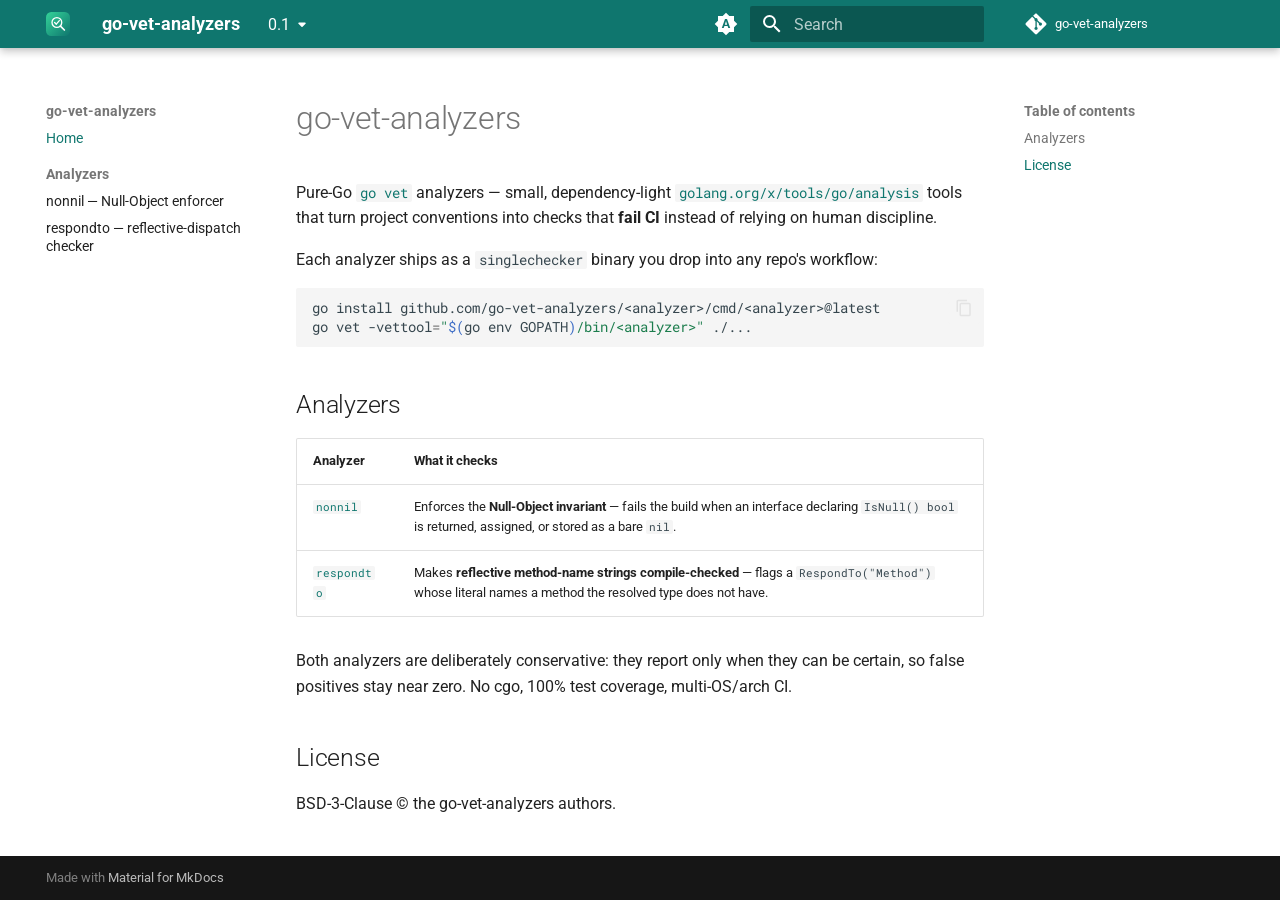
<file: 0.1/index.html>
<!doctype html>
<html lang="en" class="no-js">
  <head>
    
      <meta charset="utf-8">
      <meta name="viewport" content="width=device-width,initial-scale=1">
      
        <meta name="description" content="Pure-Go go vet analyzers that turn project conventions into CI checks — nonnil (Null-Object invariant) and respondto (reflective-dispatch compile-checking). No cgo, 100% coverage, multi-arch CI.">
      
      
      
        <link rel="canonical" href="https://go-vet-analyzers.github.io/docs/0.1/">
      
      
      
        <link rel="next" href="analyzers/nonnil/">
      
      
        
      
      
      <link rel="icon" href="assets/logo.svg">
      <meta name="generator" content="mkdocs-1.6.1, mkdocs-material-9.7.7">
    
    
      
        <title>go-vet-analyzers</title>
      
    
    
      <link rel="stylesheet" href="assets/stylesheets/main.ec1eaa64.min.css">
      
        
        <link rel="stylesheet" href="assets/stylesheets/palette.ab4e12ef.min.css">
      
      


    
    
      
    
    
      
        
        
        <link rel="preconnect" href="https://fonts.gstatic.com" crossorigin>
        <link rel="stylesheet" href="https://fonts.googleapis.com/css?family=Roboto:300,300i,400,400i,700,700i%7CRoboto+Mono:400,400i,700,700i&display=fallback">
        <style>:root{--md-text-font:"Roboto";--md-code-font:"Roboto Mono"}</style>
      
    
    
      <link rel="stylesheet" href="stylesheets/brand.css">
    
    <script>__md_scope=new URL(".",location),__md_hash=e=>[...e].reduce(((e,_)=>(e<<5)-e+_.charCodeAt(0)),0),__md_get=(e,_=localStorage,t=__md_scope)=>JSON.parse(_.getItem(t.pathname+"."+e)),__md_set=(e,_,t=localStorage,a=__md_scope)=>{try{t.setItem(a.pathname+"."+e,JSON.stringify(_))}catch(e){}}</script>
    
      

    
    
  </head>
  
  
    
    
      
    
    
    
    
    <body dir="ltr" data-md-color-scheme="default" data-md-color-primary="indigo" data-md-color-accent="indigo">
  
    
    <input class="md-toggle" data-md-toggle="drawer" type="checkbox" id="__drawer" autocomplete="off">
    <input class="md-toggle" data-md-toggle="search" type="checkbox" id="__search" autocomplete="off">
    <label class="md-overlay" for="__drawer"></label>
    <div data-md-component="skip">
      
        
        <a href="#go-vet-analyzers" class="md-skip">
          Skip to content
        </a>
      
    </div>
    <div data-md-component="announce">
      
    </div>
    
      <div data-md-color-scheme="default" data-md-component="outdated" hidden>
        
      </div>
    
    
      

  

<header class="md-header md-header--shadow" data-md-component="header">
  <nav class="md-header__inner md-grid" aria-label="Header">
    <a href="." title="go-vet-analyzers" class="md-header__button md-logo" aria-label="go-vet-analyzers" data-md-component="logo">
      
  <img src="assets/logo.svg" alt="logo">

    </a>
    <label class="md-header__button md-icon" for="__drawer">
      
      <svg xmlns="http://www.w3.org/2000/svg" viewBox="0 0 24 24"><path d="M3 6h18v2H3zm0 5h18v2H3zm0 5h18v2H3z"/></svg>
    </label>
    <div class="md-header__title" data-md-component="header-title">
      <div class="md-header__ellipsis">
        <div class="md-header__topic">
          <span class="md-ellipsis">
            go-vet-analyzers
          </span>
        </div>
        <div class="md-header__topic" data-md-component="header-topic">
          <span class="md-ellipsis">
            
              Home
            
          </span>
        </div>
      </div>
    </div>
    
      
        <form class="md-header__option" data-md-component="palette">
  
    
    
    
    <input class="md-option" data-md-color-media="(prefers-color-scheme)" data-md-color-scheme="default" data-md-color-primary="indigo" data-md-color-accent="indigo"  aria-label="Switch to light mode"  type="radio" name="__palette" id="__palette_0">
    
      <label class="md-header__button md-icon" title="Switch to light mode" for="__palette_1" hidden>
        <svg xmlns="http://www.w3.org/2000/svg" viewBox="0 0 24 24"><path d="m14.3 16-.7-2h-3.2l-.7 2H7.8L11 7h2l3.2 9zM20 8.69V4h-4.69L12 .69 8.69 4H4v4.69L.69 12 4 15.31V20h4.69L12 23.31 15.31 20H20v-4.69L23.31 12zm-9.15 3.96h2.3L12 9z"/></svg>
      </label>
    
  
    
    
    
    <input class="md-option" data-md-color-media="(prefers-color-scheme: light)" data-md-color-scheme="default" data-md-color-primary="custom" data-md-color-accent="custom"  aria-label="Switch to dark mode"  type="radio" name="__palette" id="__palette_1">
    
      <label class="md-header__button md-icon" title="Switch to dark mode" for="__palette_2" hidden>
        <svg xmlns="http://www.w3.org/2000/svg" viewBox="0 0 24 24"><path d="M12 8a4 4 0 0 0-4 4 4 4 0 0 0 4 4 4 4 0 0 0 4-4 4 4 0 0 0-4-4m0 10a6 6 0 0 1-6-6 6 6 0 0 1 6-6 6 6 0 0 1 6 6 6 6 0 0 1-6 6m8-9.31V4h-4.69L12 .69 8.69 4H4v4.69L.69 12 4 15.31V20h4.69L12 23.31 15.31 20H20v-4.69L23.31 12z"/></svg>
      </label>
    
  
    
    
    
    <input class="md-option" data-md-color-media="(prefers-color-scheme: dark)" data-md-color-scheme="slate" data-md-color-primary="custom" data-md-color-accent="custom"  aria-label="Switch to system preference"  type="radio" name="__palette" id="__palette_2">
    
      <label class="md-header__button md-icon" title="Switch to system preference" for="__palette_0" hidden>
        <svg xmlns="http://www.w3.org/2000/svg" viewBox="0 0 24 24"><path d="M12 18c-.89 0-1.74-.2-2.5-.55C11.56 16.5 13 14.42 13 12s-1.44-4.5-3.5-5.45C10.26 6.2 11.11 6 12 6a6 6 0 0 1 6 6 6 6 0 0 1-6 6m8-9.31V4h-4.69L12 .69 8.69 4H4v4.69L.69 12 4 15.31V20h4.69L12 23.31 15.31 20H20v-4.69L23.31 12z"/></svg>
      </label>
    
  
</form>
      
    
    
      <script>var palette=__md_get("__palette");if(palette&&palette.color){if("(prefers-color-scheme)"===palette.color.media){var media=matchMedia("(prefers-color-scheme: light)"),input=document.querySelector(media.matches?"[data-md-color-media='(prefers-color-scheme: light)']":"[data-md-color-media='(prefers-color-scheme: dark)']");palette.color.media=input.getAttribute("data-md-color-media"),palette.color.scheme=input.getAttribute("data-md-color-scheme"),palette.color.primary=input.getAttribute("data-md-color-primary"),palette.color.accent=input.getAttribute("data-md-color-accent")}for(var[key,value]of Object.entries(palette.color))document.body.setAttribute("data-md-color-"+key,value)}</script>
    
    
    
      
      
        <label class="md-header__button md-icon" for="__search">
          
          <svg xmlns="http://www.w3.org/2000/svg" viewBox="0 0 24 24"><path d="M9.5 3A6.5 6.5 0 0 1 16 9.5c0 1.61-.59 3.09-1.56 4.23l.27.27h.79l5 5-1.5 1.5-5-5v-.79l-.27-.27A6.52 6.52 0 0 1 9.5 16 6.5 6.5 0 0 1 3 9.5 6.5 6.5 0 0 1 9.5 3m0 2C7 5 5 7 5 9.5S7 14 9.5 14 14 12 14 9.5 12 5 9.5 5"/></svg>
        </label>
        <div class="md-search" data-md-component="search" role="dialog">
  <label class="md-search__overlay" for="__search"></label>
  <div class="md-search__inner" role="search">
    <form class="md-search__form" name="search">
      <input type="text" class="md-search__input" name="query" aria-label="Search" placeholder="Search" autocapitalize="off" autocorrect="off" autocomplete="off" spellcheck="false" data-md-component="search-query" required>
      <label class="md-search__icon md-icon" for="__search">
        
        <svg xmlns="http://www.w3.org/2000/svg" viewBox="0 0 24 24"><path d="M9.5 3A6.5 6.5 0 0 1 16 9.5c0 1.61-.59 3.09-1.56 4.23l.27.27h.79l5 5-1.5 1.5-5-5v-.79l-.27-.27A6.52 6.52 0 0 1 9.5 16 6.5 6.5 0 0 1 3 9.5 6.5 6.5 0 0 1 9.5 3m0 2C7 5 5 7 5 9.5S7 14 9.5 14 14 12 14 9.5 12 5 9.5 5"/></svg>
        
        <svg xmlns="http://www.w3.org/2000/svg" viewBox="0 0 24 24"><path d="M20 11v2H8l5.5 5.5-1.42 1.42L4.16 12l7.92-7.92L13.5 5.5 8 11z"/></svg>
      </label>
      <nav class="md-search__options" aria-label="Search">
        
        <button type="reset" class="md-search__icon md-icon" title="Clear" aria-label="Clear" tabindex="-1">
          
          <svg xmlns="http://www.w3.org/2000/svg" viewBox="0 0 24 24"><path d="M19 6.41 17.59 5 12 10.59 6.41 5 5 6.41 10.59 12 5 17.59 6.41 19 12 13.41 17.59 19 19 17.59 13.41 12z"/></svg>
        </button>
      </nav>
      
        <div class="md-search__suggest" data-md-component="search-suggest"></div>
      
    </form>
    <div class="md-search__output">
      <div class="md-search__scrollwrap" tabindex="0" data-md-scrollfix>
        <div class="md-search-result" data-md-component="search-result">
          <div class="md-search-result__meta">
            Initializing search
          </div>
          <ol class="md-search-result__list" role="presentation"></ol>
        </div>
      </div>
    </div>
  </div>
</div>
      
    
    
      <div class="md-header__source">
        <a href="https://github.com/go-vet-analyzers" title="Go to repository" class="md-source" data-md-component="source">
  <div class="md-source__icon md-icon">
    
    <svg xmlns="http://www.w3.org/2000/svg" viewBox="0 0 448 512"><!--! Font Awesome Free 7.1.0 by @fontawesome - https://fontawesome.com License - https://fontawesome.com/license/free (Icons: CC BY 4.0, Fonts: SIL OFL 1.1, Code: MIT License) Copyright 2025 Fonticons, Inc.--><path d="M439.6 236.1 244 40.5c-5.4-5.5-12.8-8.5-20.4-8.5s-15 3-20.4 8.4L162.5 81l51.5 51.5c27.1-9.1 52.7 16.8 43.4 43.7l49.7 49.7c34.2-11.8 61.2 31 35.5 56.7-26.5 26.5-70.2-2.9-56-37.3L240.3 199v121.9c25.3 12.5 22.3 41.8 9.1 55-6.4 6.4-15.2 10.1-24.3 10.1s-17.8-3.6-24.3-10.1c-17.6-17.6-11.1-46.9 11.2-56v-123c-20.8-8.5-24.6-30.7-18.6-45L142.6 101 8.5 235.1C3 240.6 0 247.9 0 255.5s3 15 8.5 20.4l195.6 195.7c5.4 5.4 12.7 8.4 20.4 8.4s15-3 20.4-8.4l194.7-194.7c5.4-5.4 8.4-12.8 8.4-20.4s-3-15-8.4-20.4"/></svg>
  </div>
  <div class="md-source__repository">
    go-vet-analyzers
  </div>
</a>
      </div>
    
  </nav>
  
</header>
    
    <div class="md-container" data-md-component="container">
      
      
        
          
        
      
      <main class="md-main" data-md-component="main">
        <div class="md-main__inner md-grid">
          
            
              
              <div class="md-sidebar md-sidebar--primary" data-md-component="sidebar" data-md-type="navigation" >
                <div class="md-sidebar__scrollwrap">
                  <div class="md-sidebar__inner">
                    



<nav class="md-nav md-nav--primary" aria-label="Navigation" data-md-level="0">
  <label class="md-nav__title" for="__drawer">
    <a href="." title="go-vet-analyzers" class="md-nav__button md-logo" aria-label="go-vet-analyzers" data-md-component="logo">
      
  <img src="assets/logo.svg" alt="logo">

    </a>
    go-vet-analyzers
  </label>
  
    <div class="md-nav__source">
      <a href="https://github.com/go-vet-analyzers" title="Go to repository" class="md-source" data-md-component="source">
  <div class="md-source__icon md-icon">
    
    <svg xmlns="http://www.w3.org/2000/svg" viewBox="0 0 448 512"><!--! Font Awesome Free 7.1.0 by @fontawesome - https://fontawesome.com License - https://fontawesome.com/license/free (Icons: CC BY 4.0, Fonts: SIL OFL 1.1, Code: MIT License) Copyright 2025 Fonticons, Inc.--><path d="M439.6 236.1 244 40.5c-5.4-5.5-12.8-8.5-20.4-8.5s-15 3-20.4 8.4L162.5 81l51.5 51.5c27.1-9.1 52.7 16.8 43.4 43.7l49.7 49.7c34.2-11.8 61.2 31 35.5 56.7-26.5 26.5-70.2-2.9-56-37.3L240.3 199v121.9c25.3 12.5 22.3 41.8 9.1 55-6.4 6.4-15.2 10.1-24.3 10.1s-17.8-3.6-24.3-10.1c-17.6-17.6-11.1-46.9 11.2-56v-123c-20.8-8.5-24.6-30.7-18.6-45L142.6 101 8.5 235.1C3 240.6 0 247.9 0 255.5s3 15 8.5 20.4l195.6 195.7c5.4 5.4 12.7 8.4 20.4 8.4s15-3 20.4-8.4l194.7-194.7c5.4-5.4 8.4-12.8 8.4-20.4s-3-15-8.4-20.4"/></svg>
  </div>
  <div class="md-source__repository">
    go-vet-analyzers
  </div>
</a>
    </div>
  
  <ul class="md-nav__list" data-md-scrollfix>
    
      
      
  
  
    
  
  
  
    <li class="md-nav__item md-nav__item--active">
      
      <input class="md-nav__toggle md-toggle" type="checkbox" id="__toc">
      
      
        
      
      
        <label class="md-nav__link md-nav__link--active" for="__toc">
          
  
  
  <span class="md-ellipsis">
    
  
    Home
  

    
  </span>
  
  

          <span class="md-nav__icon md-icon"></span>
        </label>
      
      <a href="." class="md-nav__link md-nav__link--active">
        
  
  
  <span class="md-ellipsis">
    
  
    Home
  

    
  </span>
  
  

      </a>
      
        

<nav class="md-nav md-nav--secondary" aria-label="Table of contents">
  
  
  
    
  
  
    <label class="md-nav__title" for="__toc">
      <span class="md-nav__icon md-icon"></span>
      Table of contents
    </label>
    <ul class="md-nav__list" data-md-component="toc" data-md-scrollfix>
      
        <li class="md-nav__item">
  <a href="#analyzers" class="md-nav__link">
    <span class="md-ellipsis">
      
        Analyzers
      
    </span>
  </a>
  
</li>
      
        <li class="md-nav__item">
  <a href="#license" class="md-nav__link">
    <span class="md-ellipsis">
      
        License
      
    </span>
  </a>
  
</li>
      
    </ul>
  
</nav>
      
    </li>
  

    
      
      
  
  
  
  
    
    
    
    
      
        
        
      
    
    
    <li class="md-nav__item md-nav__item--section md-nav__item--nested">
      
        
        
        <input class="md-nav__toggle md-toggle " type="checkbox" id="__nav_2" >
        
          
          <label class="md-nav__link" for="__nav_2" id="__nav_2_label" tabindex="">
            
  
  
  <span class="md-ellipsis">
    
  
    Analyzers
  

    
  </span>
  
  

            <span class="md-nav__icon md-icon"></span>
          </label>
        
        <nav class="md-nav" data-md-level="1" aria-labelledby="__nav_2_label" aria-expanded="false">
          <label class="md-nav__title" for="__nav_2">
            <span class="md-nav__icon md-icon"></span>
            
  
    Analyzers
  

          </label>
          <ul class="md-nav__list" data-md-scrollfix>
            
              
                
  
  
  
  
    <li class="md-nav__item">
      <a href="analyzers/nonnil/" class="md-nav__link">
        
  
  
  <span class="md-ellipsis">
    
  
    nonnil — Null-Object enforcer
  

    
  </span>
  
  

      </a>
    </li>
  

              
            
              
                
  
  
  
  
    <li class="md-nav__item">
      <a href="analyzers/respondto/" class="md-nav__link">
        
  
  
  <span class="md-ellipsis">
    
  
    respondto — reflective-dispatch checker
  

    
  </span>
  
  

      </a>
    </li>
  

              
            
          </ul>
        </nav>
      
    </li>
  

    
  </ul>
</nav>
                  </div>
                </div>
              </div>
            
            
              
              <div class="md-sidebar md-sidebar--secondary" data-md-component="sidebar" data-md-type="toc" >
                <div class="md-sidebar__scrollwrap">
                  <div class="md-sidebar__inner">
                    

<nav class="md-nav md-nav--secondary" aria-label="Table of contents">
  
  
  
    
  
  
    <label class="md-nav__title" for="__toc">
      <span class="md-nav__icon md-icon"></span>
      Table of contents
    </label>
    <ul class="md-nav__list" data-md-component="toc" data-md-scrollfix>
      
        <li class="md-nav__item">
  <a href="#analyzers" class="md-nav__link">
    <span class="md-ellipsis">
      
        Analyzers
      
    </span>
  </a>
  
</li>
      
        <li class="md-nav__item">
  <a href="#license" class="md-nav__link">
    <span class="md-ellipsis">
      
        License
      
    </span>
  </a>
  
</li>
      
    </ul>
  
</nav>
                  </div>
                </div>
              </div>
            
          
          
            <div class="md-content" data-md-component="content">
              
              <article class="md-content__inner md-typeset">
                
                  



<h1 id="go-vet-analyzers">go-vet-analyzers</h1>
<p>Pure-Go <a href="https://pkg.go.dev/cmd/vet"><code>go vet</code></a> analyzers — small, dependency-light
<a href="https://pkg.go.dev/golang.org/x/tools/go/analysis"><code>golang.org/x/tools/go/analysis</code></a>
tools that turn project conventions into checks that <strong>fail CI</strong> instead of
relying on human discipline.</p>
<p>Each analyzer ships as a <code>singlechecker</code> binary you drop into any repo's workflow:</p>
<div class="highlight"><pre><span></span><code>go<span class="w"> </span>install<span class="w"> </span>github.com/go-vet-analyzers/&lt;analyzer&gt;/cmd/&lt;analyzer&gt;@latest
go<span class="w"> </span>vet<span class="w"> </span>-vettool<span class="o">=</span><span class="s2">"</span><span class="k">$(</span>go<span class="w"> </span>env<span class="w"> </span>GOPATH<span class="k">)</span><span class="s2">/bin/&lt;analyzer&gt;"</span><span class="w"> </span>./...
</code></pre></div>
<h2 id="analyzers">Analyzers</h2>
<table>
<thead>
<tr>
<th>Analyzer</th>
<th>What it checks</th>
</tr>
</thead>
<tbody>
<tr>
<td><a href="analyzers/nonnil/"><code>nonnil</code></a></td>
<td>Enforces the <strong>Null-Object invariant</strong> — fails the build when an interface declaring <code>IsNull() bool</code> is returned, assigned, or stored as a bare <code>nil</code>.</td>
</tr>
<tr>
<td><a href="analyzers/respondto/"><code>respondto</code></a></td>
<td>Makes <strong>reflective method-name strings compile-checked</strong> — flags a <code>RespondTo("Method")</code> whose literal names a method the resolved type does not have.</td>
</tr>
</tbody>
</table>
<p>Both analyzers are deliberately conservative: they report only when they can be
certain, so false positives stay near zero. No cgo, 100% test coverage,
multi-OS/arch CI.</p>
<h2 id="license">License</h2>
<p>BSD-3-Clause © the go-vet-analyzers authors.</p>












                
              </article>
            </div>
          
          
<script>var target=document.getElementById(location.hash.slice(1));target&&target.name&&(target.checked=target.name.startsWith("__tabbed_"))</script>
        </div>
        
          <button type="button" class="md-top md-icon" data-md-component="top" hidden>
  
  <svg xmlns="http://www.w3.org/2000/svg" viewBox="0 0 24 24"><path d="M13 20h-2V8l-5.5 5.5-1.42-1.42L12 4.16l7.92 7.92-1.42 1.42L13 8z"/></svg>
  Back to top
</button>
        
      </main>
      
        <footer class="md-footer">
  
  <div class="md-footer-meta md-typeset">
    <div class="md-footer-meta__inner md-grid">
      <div class="md-copyright">
  
  
    Made with
    <a href="https://squidfunk.github.io/mkdocs-material/" target="_blank" rel="noopener">
      Material for MkDocs
    </a>
  
</div>
      
    </div>
  </div>
</footer>
      
    </div>
    <div class="md-dialog" data-md-component="dialog">
      <div class="md-dialog__inner md-typeset"></div>
    </div>
    
    
    
      
      
      <script id="__config" type="application/json">{"annotate": null, "base": ".", "features": ["navigation.sections", "navigation.top", "content.code.copy", "search.suggest"], "search": "assets/javascripts/workers/search.2c215733.min.js", "tags": null, "translations": {"clipboard.copied": "Copied to clipboard", "clipboard.copy": "Copy to clipboard", "search.result.more.one": "1 more on this page", "search.result.more.other": "# more on this page", "search.result.none": "No matching documents", "search.result.one": "1 matching document", "search.result.other": "# matching documents", "search.result.placeholder": "Type to start searching", "search.result.term.missing": "Missing", "select.version": "Select version"}, "version": {"provider": "mike"}}</script>
    
    
      <script src="assets/javascripts/bundle.d7400e89.min.js"></script>
      
    
  </body>
</html>
</file>
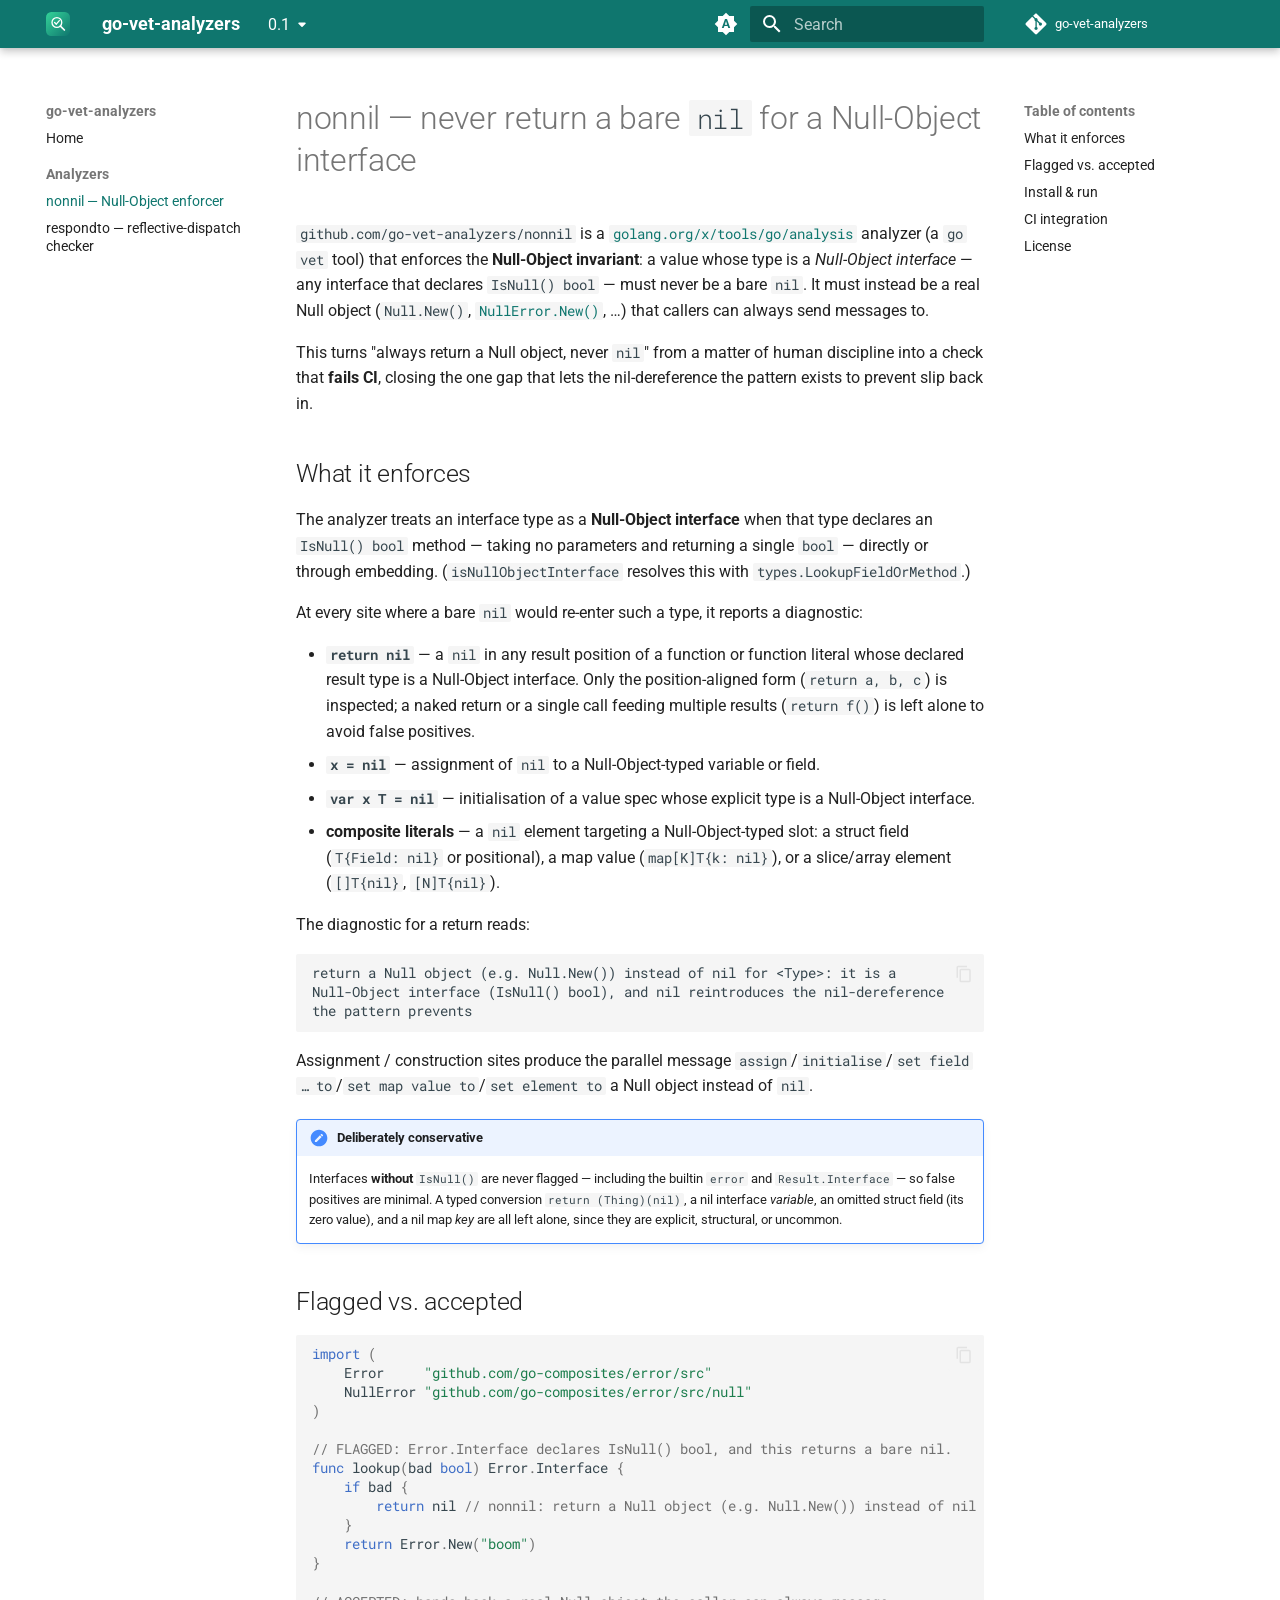
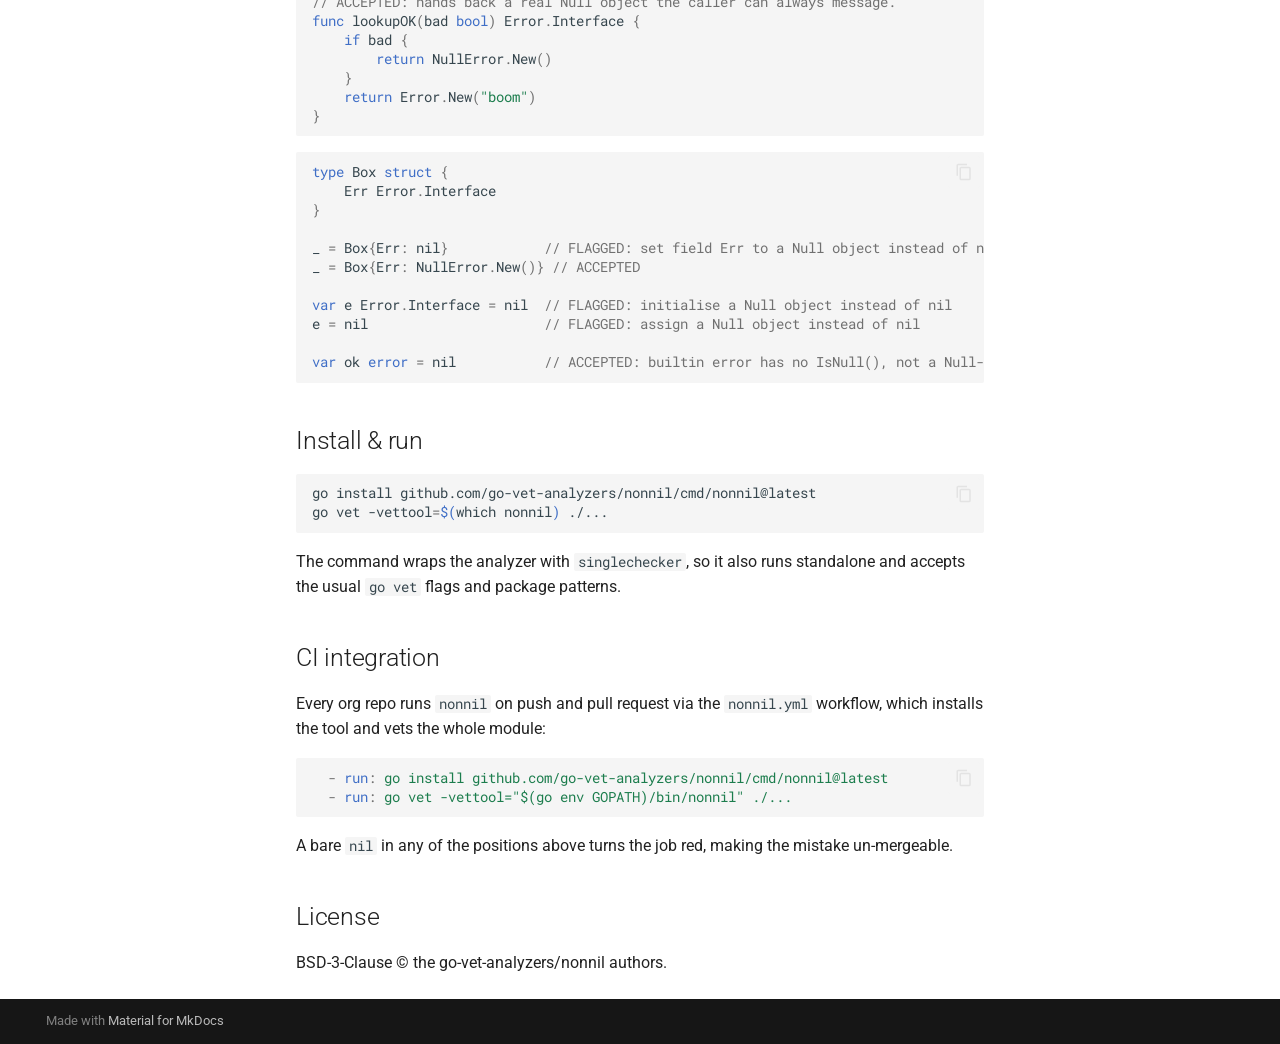
<file: 0.1/analyzers/nonnil/index.html>
<!doctype html>
<html lang="en" class="no-js">
  <head>
    
      <meta charset="utf-8">
      <meta name="viewport" content="width=device-width,initial-scale=1">
      
        <meta name="description" content="Pure-Go go vet analyzers that turn project conventions into CI checks — nonnil (Null-Object invariant) and respondto (reflective-dispatch compile-checking). No cgo, 100% coverage, multi-arch CI.">
      
      
      
        <link rel="canonical" href="https://go-vet-analyzers.github.io/docs/0.1/analyzers/nonnil/">
      
      
        <link rel="prev" href="../..">
      
      
        <link rel="next" href="../respondto/">
      
      
        
      
      
      <link rel="icon" href="../../assets/logo.svg">
      <meta name="generator" content="mkdocs-1.6.1, mkdocs-material-9.7.7">
    
    
      
        <title>nonnil — Null-Object enforcer - go-vet-analyzers</title>
      
    
    
      <link rel="stylesheet" href="../../assets/stylesheets/main.ec1eaa64.min.css">
      
        
        <link rel="stylesheet" href="../../assets/stylesheets/palette.ab4e12ef.min.css">
      
      


    
    
      
    
    
      
        
        
        <link rel="preconnect" href="https://fonts.gstatic.com" crossorigin>
        <link rel="stylesheet" href="https://fonts.googleapis.com/css?family=Roboto:300,300i,400,400i,700,700i%7CRoboto+Mono:400,400i,700,700i&display=fallback">
        <style>:root{--md-text-font:"Roboto";--md-code-font:"Roboto Mono"}</style>
      
    
    
      <link rel="stylesheet" href="../../stylesheets/brand.css">
    
    <script>__md_scope=new URL("../..",location),__md_hash=e=>[...e].reduce(((e,_)=>(e<<5)-e+_.charCodeAt(0)),0),__md_get=(e,_=localStorage,t=__md_scope)=>JSON.parse(_.getItem(t.pathname+"."+e)),__md_set=(e,_,t=localStorage,a=__md_scope)=>{try{t.setItem(a.pathname+"."+e,JSON.stringify(_))}catch(e){}}</script>
    
      

    
    
  </head>
  
  
    
    
      
    
    
    
    
    <body dir="ltr" data-md-color-scheme="default" data-md-color-primary="indigo" data-md-color-accent="indigo">
  
    
    <input class="md-toggle" data-md-toggle="drawer" type="checkbox" id="__drawer" autocomplete="off">
    <input class="md-toggle" data-md-toggle="search" type="checkbox" id="__search" autocomplete="off">
    <label class="md-overlay" for="__drawer"></label>
    <div data-md-component="skip">
      
        
        <a href="#nonnil-never-return-a-bare-nil-for-a-null-object-interface" class="md-skip">
          Skip to content
        </a>
      
    </div>
    <div data-md-component="announce">
      
    </div>
    
      <div data-md-color-scheme="default" data-md-component="outdated" hidden>
        
      </div>
    
    
      

  

<header class="md-header md-header--shadow" data-md-component="header">
  <nav class="md-header__inner md-grid" aria-label="Header">
    <a href="../.." title="go-vet-analyzers" class="md-header__button md-logo" aria-label="go-vet-analyzers" data-md-component="logo">
      
  <img src="../../assets/logo.svg" alt="logo">

    </a>
    <label class="md-header__button md-icon" for="__drawer">
      
      <svg xmlns="http://www.w3.org/2000/svg" viewBox="0 0 24 24"><path d="M3 6h18v2H3zm0 5h18v2H3zm0 5h18v2H3z"/></svg>
    </label>
    <div class="md-header__title" data-md-component="header-title">
      <div class="md-header__ellipsis">
        <div class="md-header__topic">
          <span class="md-ellipsis">
            go-vet-analyzers
          </span>
        </div>
        <div class="md-header__topic" data-md-component="header-topic">
          <span class="md-ellipsis">
            
              nonnil — Null-Object enforcer
            
          </span>
        </div>
      </div>
    </div>
    
      
        <form class="md-header__option" data-md-component="palette">
  
    
    
    
    <input class="md-option" data-md-color-media="(prefers-color-scheme)" data-md-color-scheme="default" data-md-color-primary="indigo" data-md-color-accent="indigo"  aria-label="Switch to light mode"  type="radio" name="__palette" id="__palette_0">
    
      <label class="md-header__button md-icon" title="Switch to light mode" for="__palette_1" hidden>
        <svg xmlns="http://www.w3.org/2000/svg" viewBox="0 0 24 24"><path d="m14.3 16-.7-2h-3.2l-.7 2H7.8L11 7h2l3.2 9zM20 8.69V4h-4.69L12 .69 8.69 4H4v4.69L.69 12 4 15.31V20h4.69L12 23.31 15.31 20H20v-4.69L23.31 12zm-9.15 3.96h2.3L12 9z"/></svg>
      </label>
    
  
    
    
    
    <input class="md-option" data-md-color-media="(prefers-color-scheme: light)" data-md-color-scheme="default" data-md-color-primary="custom" data-md-color-accent="custom"  aria-label="Switch to dark mode"  type="radio" name="__palette" id="__palette_1">
    
      <label class="md-header__button md-icon" title="Switch to dark mode" for="__palette_2" hidden>
        <svg xmlns="http://www.w3.org/2000/svg" viewBox="0 0 24 24"><path d="M12 8a4 4 0 0 0-4 4 4 4 0 0 0 4 4 4 4 0 0 0 4-4 4 4 0 0 0-4-4m0 10a6 6 0 0 1-6-6 6 6 0 0 1 6-6 6 6 0 0 1 6 6 6 6 0 0 1-6 6m8-9.31V4h-4.69L12 .69 8.69 4H4v4.69L.69 12 4 15.31V20h4.69L12 23.31 15.31 20H20v-4.69L23.31 12z"/></svg>
      </label>
    
  
    
    
    
    <input class="md-option" data-md-color-media="(prefers-color-scheme: dark)" data-md-color-scheme="slate" data-md-color-primary="custom" data-md-color-accent="custom"  aria-label="Switch to system preference"  type="radio" name="__palette" id="__palette_2">
    
      <label class="md-header__button md-icon" title="Switch to system preference" for="__palette_0" hidden>
        <svg xmlns="http://www.w3.org/2000/svg" viewBox="0 0 24 24"><path d="M12 18c-.89 0-1.74-.2-2.5-.55C11.56 16.5 13 14.42 13 12s-1.44-4.5-3.5-5.45C10.26 6.2 11.11 6 12 6a6 6 0 0 1 6 6 6 6 0 0 1-6 6m8-9.31V4h-4.69L12 .69 8.69 4H4v4.69L.69 12 4 15.31V20h4.69L12 23.31 15.31 20H20v-4.69L23.31 12z"/></svg>
      </label>
    
  
</form>
      
    
    
      <script>var palette=__md_get("__palette");if(palette&&palette.color){if("(prefers-color-scheme)"===palette.color.media){var media=matchMedia("(prefers-color-scheme: light)"),input=document.querySelector(media.matches?"[data-md-color-media='(prefers-color-scheme: light)']":"[data-md-color-media='(prefers-color-scheme: dark)']");palette.color.media=input.getAttribute("data-md-color-media"),palette.color.scheme=input.getAttribute("data-md-color-scheme"),palette.color.primary=input.getAttribute("data-md-color-primary"),palette.color.accent=input.getAttribute("data-md-color-accent")}for(var[key,value]of Object.entries(palette.color))document.body.setAttribute("data-md-color-"+key,value)}</script>
    
    
    
      
      
        <label class="md-header__button md-icon" for="__search">
          
          <svg xmlns="http://www.w3.org/2000/svg" viewBox="0 0 24 24"><path d="M9.5 3A6.5 6.5 0 0 1 16 9.5c0 1.61-.59 3.09-1.56 4.23l.27.27h.79l5 5-1.5 1.5-5-5v-.79l-.27-.27A6.52 6.52 0 0 1 9.5 16 6.5 6.5 0 0 1 3 9.5 6.5 6.5 0 0 1 9.5 3m0 2C7 5 5 7 5 9.5S7 14 9.5 14 14 12 14 9.5 12 5 9.5 5"/></svg>
        </label>
        <div class="md-search" data-md-component="search" role="dialog">
  <label class="md-search__overlay" for="__search"></label>
  <div class="md-search__inner" role="search">
    <form class="md-search__form" name="search">
      <input type="text" class="md-search__input" name="query" aria-label="Search" placeholder="Search" autocapitalize="off" autocorrect="off" autocomplete="off" spellcheck="false" data-md-component="search-query" required>
      <label class="md-search__icon md-icon" for="__search">
        
        <svg xmlns="http://www.w3.org/2000/svg" viewBox="0 0 24 24"><path d="M9.5 3A6.5 6.5 0 0 1 16 9.5c0 1.61-.59 3.09-1.56 4.23l.27.27h.79l5 5-1.5 1.5-5-5v-.79l-.27-.27A6.52 6.52 0 0 1 9.5 16 6.5 6.5 0 0 1 3 9.5 6.5 6.5 0 0 1 9.5 3m0 2C7 5 5 7 5 9.5S7 14 9.5 14 14 12 14 9.5 12 5 9.5 5"/></svg>
        
        <svg xmlns="http://www.w3.org/2000/svg" viewBox="0 0 24 24"><path d="M20 11v2H8l5.5 5.5-1.42 1.42L4.16 12l7.92-7.92L13.5 5.5 8 11z"/></svg>
      </label>
      <nav class="md-search__options" aria-label="Search">
        
        <button type="reset" class="md-search__icon md-icon" title="Clear" aria-label="Clear" tabindex="-1">
          
          <svg xmlns="http://www.w3.org/2000/svg" viewBox="0 0 24 24"><path d="M19 6.41 17.59 5 12 10.59 6.41 5 5 6.41 10.59 12 5 17.59 6.41 19 12 13.41 17.59 19 19 17.59 13.41 12z"/></svg>
        </button>
      </nav>
      
        <div class="md-search__suggest" data-md-component="search-suggest"></div>
      
    </form>
    <div class="md-search__output">
      <div class="md-search__scrollwrap" tabindex="0" data-md-scrollfix>
        <div class="md-search-result" data-md-component="search-result">
          <div class="md-search-result__meta">
            Initializing search
          </div>
          <ol class="md-search-result__list" role="presentation"></ol>
        </div>
      </div>
    </div>
  </div>
</div>
      
    
    
      <div class="md-header__source">
        <a href="https://github.com/go-vet-analyzers" title="Go to repository" class="md-source" data-md-component="source">
  <div class="md-source__icon md-icon">
    
    <svg xmlns="http://www.w3.org/2000/svg" viewBox="0 0 448 512"><!--! Font Awesome Free 7.1.0 by @fontawesome - https://fontawesome.com License - https://fontawesome.com/license/free (Icons: CC BY 4.0, Fonts: SIL OFL 1.1, Code: MIT License) Copyright 2025 Fonticons, Inc.--><path d="M439.6 236.1 244 40.5c-5.4-5.5-12.8-8.5-20.4-8.5s-15 3-20.4 8.4L162.5 81l51.5 51.5c27.1-9.1 52.7 16.8 43.4 43.7l49.7 49.7c34.2-11.8 61.2 31 35.5 56.7-26.5 26.5-70.2-2.9-56-37.3L240.3 199v121.9c25.3 12.5 22.3 41.8 9.1 55-6.4 6.4-15.2 10.1-24.3 10.1s-17.8-3.6-24.3-10.1c-17.6-17.6-11.1-46.9 11.2-56v-123c-20.8-8.5-24.6-30.7-18.6-45L142.6 101 8.5 235.1C3 240.6 0 247.9 0 255.5s3 15 8.5 20.4l195.6 195.7c5.4 5.4 12.7 8.4 20.4 8.4s15-3 20.4-8.4l194.7-194.7c5.4-5.4 8.4-12.8 8.4-20.4s-3-15-8.4-20.4"/></svg>
  </div>
  <div class="md-source__repository">
    go-vet-analyzers
  </div>
</a>
      </div>
    
  </nav>
  
</header>
    
    <div class="md-container" data-md-component="container">
      
      
        
          
        
      
      <main class="md-main" data-md-component="main">
        <div class="md-main__inner md-grid">
          
            
              
              <div class="md-sidebar md-sidebar--primary" data-md-component="sidebar" data-md-type="navigation" >
                <div class="md-sidebar__scrollwrap">
                  <div class="md-sidebar__inner">
                    



<nav class="md-nav md-nav--primary" aria-label="Navigation" data-md-level="0">
  <label class="md-nav__title" for="__drawer">
    <a href="../.." title="go-vet-analyzers" class="md-nav__button md-logo" aria-label="go-vet-analyzers" data-md-component="logo">
      
  <img src="../../assets/logo.svg" alt="logo">

    </a>
    go-vet-analyzers
  </label>
  
    <div class="md-nav__source">
      <a href="https://github.com/go-vet-analyzers" title="Go to repository" class="md-source" data-md-component="source">
  <div class="md-source__icon md-icon">
    
    <svg xmlns="http://www.w3.org/2000/svg" viewBox="0 0 448 512"><!--! Font Awesome Free 7.1.0 by @fontawesome - https://fontawesome.com License - https://fontawesome.com/license/free (Icons: CC BY 4.0, Fonts: SIL OFL 1.1, Code: MIT License) Copyright 2025 Fonticons, Inc.--><path d="M439.6 236.1 244 40.5c-5.4-5.5-12.8-8.5-20.4-8.5s-15 3-20.4 8.4L162.5 81l51.5 51.5c27.1-9.1 52.7 16.8 43.4 43.7l49.7 49.7c34.2-11.8 61.2 31 35.5 56.7-26.5 26.5-70.2-2.9-56-37.3L240.3 199v121.9c25.3 12.5 22.3 41.8 9.1 55-6.4 6.4-15.2 10.1-24.3 10.1s-17.8-3.6-24.3-10.1c-17.6-17.6-11.1-46.9 11.2-56v-123c-20.8-8.5-24.6-30.7-18.6-45L142.6 101 8.5 235.1C3 240.6 0 247.9 0 255.5s3 15 8.5 20.4l195.6 195.7c5.4 5.4 12.7 8.4 20.4 8.4s15-3 20.4-8.4l194.7-194.7c5.4-5.4 8.4-12.8 8.4-20.4s-3-15-8.4-20.4"/></svg>
  </div>
  <div class="md-source__repository">
    go-vet-analyzers
  </div>
</a>
    </div>
  
  <ul class="md-nav__list" data-md-scrollfix>
    
      
      
  
  
  
  
    <li class="md-nav__item">
      <a href="../.." class="md-nav__link">
        
  
  
  <span class="md-ellipsis">
    
  
    Home
  

    
  </span>
  
  

      </a>
    </li>
  

    
      
      
  
  
    
  
  
  
    
    
    
    
      
        
        
      
    
    
    <li class="md-nav__item md-nav__item--active md-nav__item--section md-nav__item--nested">
      
        
        
        <input class="md-nav__toggle md-toggle " type="checkbox" id="__nav_2" checked>
        
          
          <label class="md-nav__link" for="__nav_2" id="__nav_2_label" tabindex="">
            
  
  
  <span class="md-ellipsis">
    
  
    Analyzers
  

    
  </span>
  
  

            <span class="md-nav__icon md-icon"></span>
          </label>
        
        <nav class="md-nav" data-md-level="1" aria-labelledby="__nav_2_label" aria-expanded="true">
          <label class="md-nav__title" for="__nav_2">
            <span class="md-nav__icon md-icon"></span>
            
  
    Analyzers
  

          </label>
          <ul class="md-nav__list" data-md-scrollfix>
            
              
                
  
  
    
  
  
  
    <li class="md-nav__item md-nav__item--active">
      
      <input class="md-nav__toggle md-toggle" type="checkbox" id="__toc">
      
      
        
      
      
        <label class="md-nav__link md-nav__link--active" for="__toc">
          
  
  
  <span class="md-ellipsis">
    
  
    nonnil — Null-Object enforcer
  

    
  </span>
  
  

          <span class="md-nav__icon md-icon"></span>
        </label>
      
      <a href="./" class="md-nav__link md-nav__link--active">
        
  
  
  <span class="md-ellipsis">
    
  
    nonnil — Null-Object enforcer
  

    
  </span>
  
  

      </a>
      
        

<nav class="md-nav md-nav--secondary" aria-label="Table of contents">
  
  
  
    
  
  
    <label class="md-nav__title" for="__toc">
      <span class="md-nav__icon md-icon"></span>
      Table of contents
    </label>
    <ul class="md-nav__list" data-md-component="toc" data-md-scrollfix>
      
        <li class="md-nav__item">
  <a href="#what-it-enforces" class="md-nav__link">
    <span class="md-ellipsis">
      
        What it enforces
      
    </span>
  </a>
  
</li>
      
        <li class="md-nav__item">
  <a href="#flagged-vs-accepted" class="md-nav__link">
    <span class="md-ellipsis">
      
        Flagged vs. accepted
      
    </span>
  </a>
  
</li>
      
        <li class="md-nav__item">
  <a href="#install-run" class="md-nav__link">
    <span class="md-ellipsis">
      
        Install &amp; run
      
    </span>
  </a>
  
</li>
      
        <li class="md-nav__item">
  <a href="#ci-integration" class="md-nav__link">
    <span class="md-ellipsis">
      
        CI integration
      
    </span>
  </a>
  
</li>
      
        <li class="md-nav__item">
  <a href="#license" class="md-nav__link">
    <span class="md-ellipsis">
      
        License
      
    </span>
  </a>
  
</li>
      
    </ul>
  
</nav>
      
    </li>
  

              
            
              
                
  
  
  
  
    <li class="md-nav__item">
      <a href="../respondto/" class="md-nav__link">
        
  
  
  <span class="md-ellipsis">
    
  
    respondto — reflective-dispatch checker
  

    
  </span>
  
  

      </a>
    </li>
  

              
            
          </ul>
        </nav>
      
    </li>
  

    
  </ul>
</nav>
                  </div>
                </div>
              </div>
            
            
              
              <div class="md-sidebar md-sidebar--secondary" data-md-component="sidebar" data-md-type="toc" >
                <div class="md-sidebar__scrollwrap">
                  <div class="md-sidebar__inner">
                    

<nav class="md-nav md-nav--secondary" aria-label="Table of contents">
  
  
  
    
  
  
    <label class="md-nav__title" for="__toc">
      <span class="md-nav__icon md-icon"></span>
      Table of contents
    </label>
    <ul class="md-nav__list" data-md-component="toc" data-md-scrollfix>
      
        <li class="md-nav__item">
  <a href="#what-it-enforces" class="md-nav__link">
    <span class="md-ellipsis">
      
        What it enforces
      
    </span>
  </a>
  
</li>
      
        <li class="md-nav__item">
  <a href="#flagged-vs-accepted" class="md-nav__link">
    <span class="md-ellipsis">
      
        Flagged vs. accepted
      
    </span>
  </a>
  
</li>
      
        <li class="md-nav__item">
  <a href="#install-run" class="md-nav__link">
    <span class="md-ellipsis">
      
        Install &amp; run
      
    </span>
  </a>
  
</li>
      
        <li class="md-nav__item">
  <a href="#ci-integration" class="md-nav__link">
    <span class="md-ellipsis">
      
        CI integration
      
    </span>
  </a>
  
</li>
      
        <li class="md-nav__item">
  <a href="#license" class="md-nav__link">
    <span class="md-ellipsis">
      
        License
      
    </span>
  </a>
  
</li>
      
    </ul>
  
</nav>
                  </div>
                </div>
              </div>
            
          
          
            <div class="md-content" data-md-component="content">
              
              <article class="md-content__inner md-typeset">
                
                  



<h1 id="nonnil-never-return-a-bare-nil-for-a-null-object-interface">nonnil — never return a bare <code>nil</code> for a Null-Object interface</h1>
<p><code>github.com/go-vet-analyzers/nonnil</code> is a
<a href="https://pkg.go.dev/golang.org/x/tools/go/analysis"><code>golang.org/x/tools/go/analysis</code></a>
analyzer (a <code>go vet</code> tool) that enforces the <strong>Null-Object invariant</strong>: a
value whose type is a <em>Null-Object interface</em> — any interface that declares
<code>IsNull() bool</code> — must never be a bare <code>nil</code>. It must instead be a real Null
object (<code>Null.New()</code>, <a href="https://go-composites.github.io/docs/components/error/"><code>NullError.New()</code></a>, …) that
callers can always send messages to.</p>
<p>This turns "always return a Null object, never <code>nil</code>" from a matter of human
discipline into a check that <strong>fails CI</strong>, closing the one gap that lets the
nil-dereference the pattern exists to prevent slip back in.</p>
<h2 id="what-it-enforces">What it enforces</h2>
<p>The analyzer treats an interface type as a <strong>Null-Object interface</strong> when that
type declares an <code>IsNull() bool</code> method — taking no parameters and returning a
single <code>bool</code> — directly or through embedding. (<code>isNullObjectInterface</code> resolves
this with <code>types.LookupFieldOrMethod</code>.)</p>
<p>At every site where a bare <code>nil</code> would re-enter such a type, it reports a
diagnostic:</p>
<ul>
<li><strong><code>return nil</code></strong> — a <code>nil</code> in any result position of a function or function
  literal whose declared result type is a Null-Object interface. Only the
  position-aligned form (<code>return a, b, c</code>) is inspected; a naked return or a
  single call feeding multiple results (<code>return f()</code>) is left alone to avoid
  false positives.</li>
<li><strong><code>x = nil</code></strong> — assignment of <code>nil</code> to a Null-Object-typed variable or field.</li>
<li><strong><code>var x T = nil</code></strong> — initialisation of a value spec whose explicit type is a
  Null-Object interface.</li>
<li><strong>composite literals</strong> — a <code>nil</code> element targeting a Null-Object-typed slot:
  a struct field (<code>T{Field: nil}</code> or positional), a map value
  (<code>map[K]T{k: nil}</code>), or a slice/array element (<code>[]T{nil}</code>, <code>[N]T{nil}</code>).</li>
</ul>
<p>The diagnostic for a return reads:</p>
<div class="highlight"><pre><span></span><code>return a Null object (e.g. Null.New()) instead of nil for &lt;Type&gt;: it is a
Null-Object interface (IsNull() bool), and nil reintroduces the nil-dereference
the pattern prevents
</code></pre></div>
<p>Assignment / construction sites produce the parallel message
<code>assign</code>/<code>initialise</code>/<code>set field … to</code>/<code>set map value to</code>/<code>set element to</code> a
Null object instead of <code>nil</code>.</p>
<div class="admonition note">
<p class="admonition-title">Deliberately conservative</p>
<p>Interfaces <strong>without</strong> <code>IsNull()</code> are never flagged — including the builtin
<code>error</code> and <code>Result.Interface</code> — so false positives are minimal. A typed
conversion <code>return (Thing)(nil)</code>, a nil interface <em>variable</em>, an omitted
struct field (its zero value), and a nil map <em>key</em> are all left alone, since
they are explicit, structural, or uncommon.</p>
</div>
<h2 id="flagged-vs-accepted">Flagged vs. accepted</h2>
<div class="highlight"><pre><span></span><code><span class="kn">import</span><span class="w"> </span><span class="p">(</span>
<span class="w">    </span><span class="nx">Error</span><span class="w">     </span><span class="s">"github.com/go-composites/error/src"</span>
<span class="w">    </span><span class="nx">NullError</span><span class="w"> </span><span class="s">"github.com/go-composites/error/src/null"</span>
<span class="p">)</span>

<span class="c1">// FLAGGED: Error.Interface declares IsNull() bool, and this returns a bare nil.</span>
<span class="kd">func</span><span class="w"> </span><span class="nx">lookup</span><span class="p">(</span><span class="nx">bad</span><span class="w"> </span><span class="kt">bool</span><span class="p">)</span><span class="w"> </span><span class="nx">Error</span><span class="p">.</span><span class="nx">Interface</span><span class="w"> </span><span class="p">{</span>
<span class="w">    </span><span class="k">if</span><span class="w"> </span><span class="nx">bad</span><span class="w"> </span><span class="p">{</span>
<span class="w">        </span><span class="k">return</span><span class="w"> </span><span class="kc">nil</span><span class="w"> </span><span class="c1">// nonnil: return a Null object (e.g. Null.New()) instead of nil</span>
<span class="w">    </span><span class="p">}</span>
<span class="w">    </span><span class="k">return</span><span class="w"> </span><span class="nx">Error</span><span class="p">.</span><span class="nx">New</span><span class="p">(</span><span class="s">"boom"</span><span class="p">)</span>
<span class="p">}</span>

<span class="c1">// ACCEPTED: hands back a real Null object the caller can always message.</span>
<span class="kd">func</span><span class="w"> </span><span class="nx">lookupOK</span><span class="p">(</span><span class="nx">bad</span><span class="w"> </span><span class="kt">bool</span><span class="p">)</span><span class="w"> </span><span class="nx">Error</span><span class="p">.</span><span class="nx">Interface</span><span class="w"> </span><span class="p">{</span>
<span class="w">    </span><span class="k">if</span><span class="w"> </span><span class="nx">bad</span><span class="w"> </span><span class="p">{</span>
<span class="w">        </span><span class="k">return</span><span class="w"> </span><span class="nx">NullError</span><span class="p">.</span><span class="nx">New</span><span class="p">()</span>
<span class="w">    </span><span class="p">}</span>
<span class="w">    </span><span class="k">return</span><span class="w"> </span><span class="nx">Error</span><span class="p">.</span><span class="nx">New</span><span class="p">(</span><span class="s">"boom"</span><span class="p">)</span>
<span class="p">}</span>
</code></pre></div>
<div class="highlight"><pre><span></span><code><span class="kd">type</span><span class="w"> </span><span class="nx">Box</span><span class="w"> </span><span class="kd">struct</span><span class="w"> </span><span class="p">{</span>
<span class="w">    </span><span class="nx">Err</span><span class="w"> </span><span class="nx">Error</span><span class="p">.</span><span class="nx">Interface</span>
<span class="p">}</span>

<span class="nx">_</span><span class="w"> </span><span class="o">=</span><span class="w"> </span><span class="nx">Box</span><span class="p">{</span><span class="nx">Err</span><span class="p">:</span><span class="w"> </span><span class="kc">nil</span><span class="p">}</span><span class="w">            </span><span class="c1">// FLAGGED: set field Err to a Null object instead of nil</span>
<span class="nx">_</span><span class="w"> </span><span class="o">=</span><span class="w"> </span><span class="nx">Box</span><span class="p">{</span><span class="nx">Err</span><span class="p">:</span><span class="w"> </span><span class="nx">NullError</span><span class="p">.</span><span class="nx">New</span><span class="p">()}</span><span class="w"> </span><span class="c1">// ACCEPTED</span>

<span class="kd">var</span><span class="w"> </span><span class="nx">e</span><span class="w"> </span><span class="nx">Error</span><span class="p">.</span><span class="nx">Interface</span><span class="w"> </span><span class="o">=</span><span class="w"> </span><span class="kc">nil</span><span class="w">  </span><span class="c1">// FLAGGED: initialise a Null object instead of nil</span>
<span class="nx">e</span><span class="w"> </span><span class="o">=</span><span class="w"> </span><span class="kc">nil</span><span class="w">                      </span><span class="c1">// FLAGGED: assign a Null object instead of nil</span>

<span class="kd">var</span><span class="w"> </span><span class="nx">ok</span><span class="w"> </span><span class="kt">error</span><span class="w"> </span><span class="o">=</span><span class="w"> </span><span class="kc">nil</span><span class="w">           </span><span class="c1">// ACCEPTED: builtin error has no IsNull(), not a Null-Object interface</span>
</code></pre></div>
<h2 id="install-run">Install &amp; run</h2>
<div class="highlight"><pre><span></span><code>go<span class="w"> </span>install<span class="w"> </span>github.com/go-vet-analyzers/nonnil/cmd/nonnil@latest
go<span class="w"> </span>vet<span class="w"> </span>-vettool<span class="o">=</span><span class="k">$(</span>which<span class="w"> </span>nonnil<span class="k">)</span><span class="w"> </span>./...
</code></pre></div>
<p>The command wraps the analyzer with <code>singlechecker</code>, so it also runs standalone
and accepts the usual <code>go vet</code> flags and package patterns.</p>
<h2 id="ci-integration">CI integration</h2>
<p>Every org repo runs <code>nonnil</code> on push and pull request via the <code>nonnil.yml</code>
workflow, which installs the tool and vets the whole module:</p>
<div class="highlight"><pre><span></span><code><span class="w">  </span><span class="p p-Indicator">-</span><span class="w"> </span><span class="nt">run</span><span class="p">:</span><span class="w"> </span><span class="l l-Scalar l-Scalar-Plain">go install github.com/go-vet-analyzers/nonnil/cmd/nonnil@latest</span>
<span class="w">  </span><span class="p p-Indicator">-</span><span class="w"> </span><span class="nt">run</span><span class="p">:</span><span class="w"> </span><span class="l l-Scalar l-Scalar-Plain">go vet -vettool="$(go env GOPATH)/bin/nonnil" ./...</span>
</code></pre></div>
<p>A bare <code>nil</code> in any of the positions above turns the job red, making the mistake
un-mergeable.</p>
<h2 id="license">License</h2>
<p>BSD-3-Clause © the go-vet-analyzers/nonnil authors.</p>












                
              </article>
            </div>
          
          
<script>var target=document.getElementById(location.hash.slice(1));target&&target.name&&(target.checked=target.name.startsWith("__tabbed_"))</script>
        </div>
        
          <button type="button" class="md-top md-icon" data-md-component="top" hidden>
  
  <svg xmlns="http://www.w3.org/2000/svg" viewBox="0 0 24 24"><path d="M13 20h-2V8l-5.5 5.5-1.42-1.42L12 4.16l7.92 7.92-1.42 1.42L13 8z"/></svg>
  Back to top
</button>
        
      </main>
      
        <footer class="md-footer">
  
  <div class="md-footer-meta md-typeset">
    <div class="md-footer-meta__inner md-grid">
      <div class="md-copyright">
  
  
    Made with
    <a href="https://squidfunk.github.io/mkdocs-material/" target="_blank" rel="noopener">
      Material for MkDocs
    </a>
  
</div>
      
    </div>
  </div>
</footer>
      
    </div>
    <div class="md-dialog" data-md-component="dialog">
      <div class="md-dialog__inner md-typeset"></div>
    </div>
    
    
    
      
      
      <script id="__config" type="application/json">{"annotate": null, "base": "../..", "features": ["navigation.sections", "navigation.top", "content.code.copy", "search.suggest"], "search": "../../assets/javascripts/workers/search.2c215733.min.js", "tags": null, "translations": {"clipboard.copied": "Copied to clipboard", "clipboard.copy": "Copy to clipboard", "search.result.more.one": "1 more on this page", "search.result.more.other": "# more on this page", "search.result.none": "No matching documents", "search.result.one": "1 matching document", "search.result.other": "# matching documents", "search.result.placeholder": "Type to start searching", "search.result.term.missing": "Missing", "select.version": "Select version"}, "version": {"provider": "mike"}}</script>
    
    
      <script src="../../assets/javascripts/bundle.d7400e89.min.js"></script>
      
    
  </body>
</html>
</file>
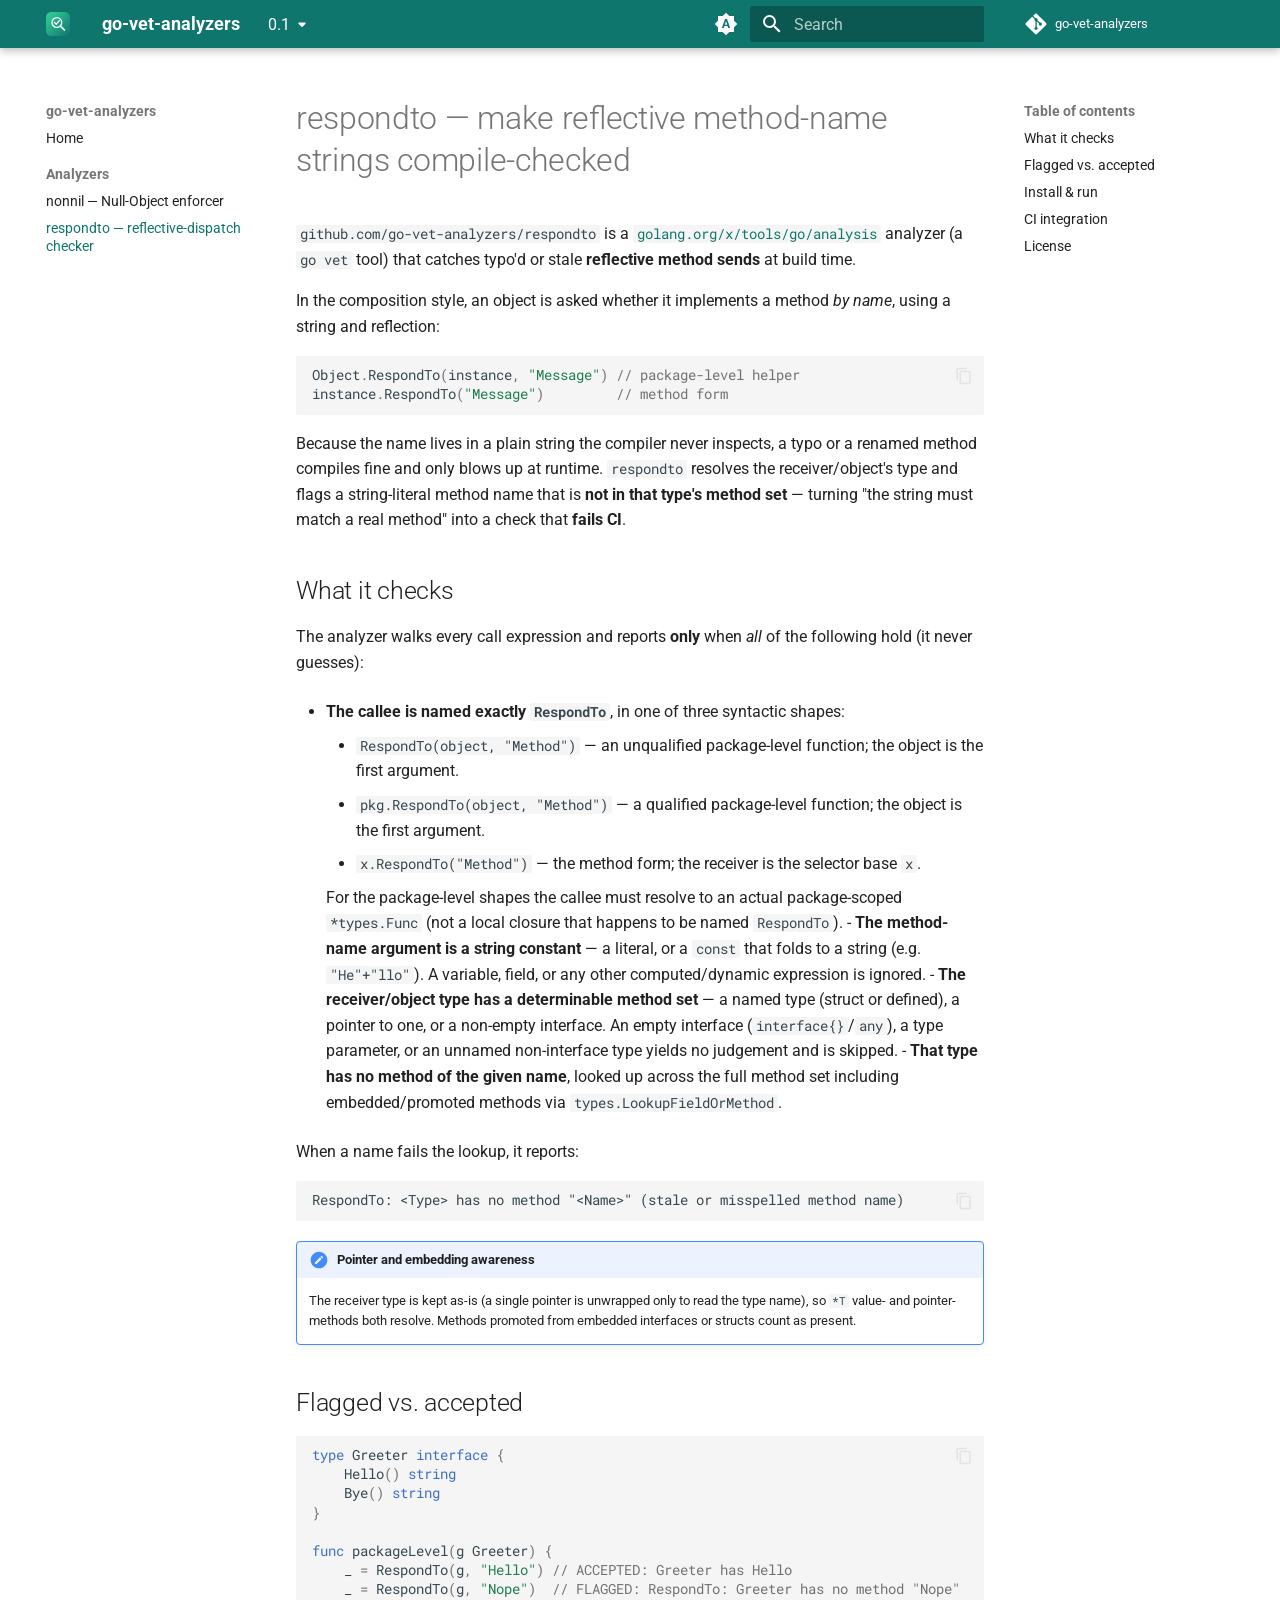
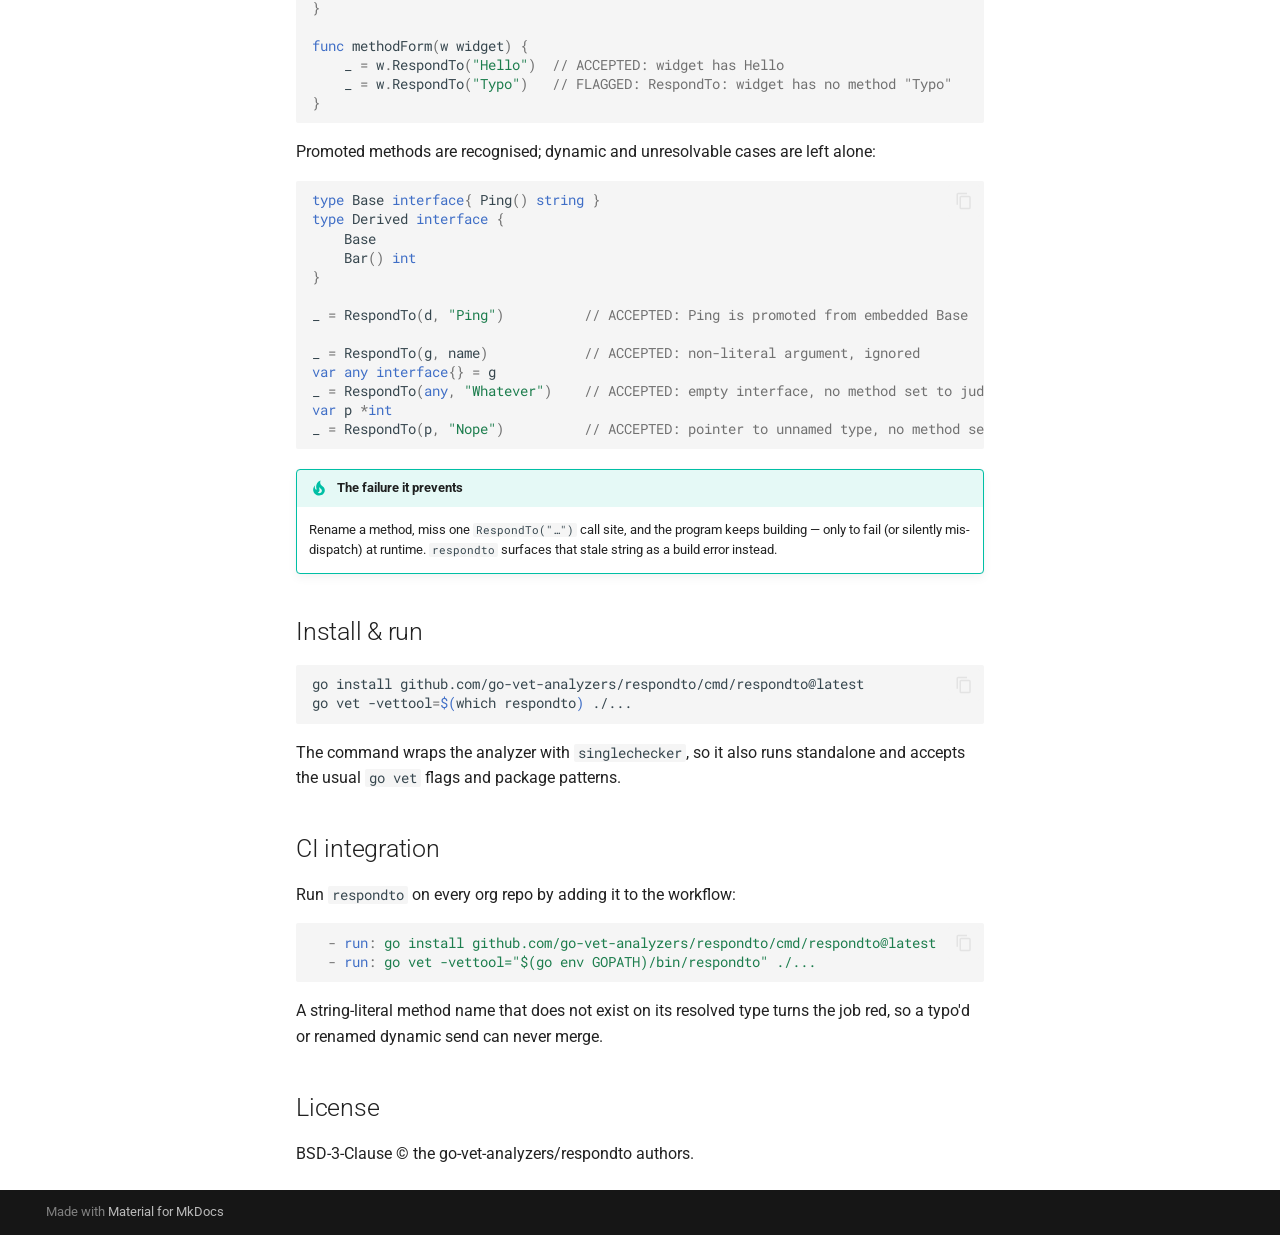
<file: 0.1/analyzers/respondto/index.html>
<!doctype html>
<html lang="en" class="no-js">
  <head>
    
      <meta charset="utf-8">
      <meta name="viewport" content="width=device-width,initial-scale=1">
      
        <meta name="description" content="Pure-Go go vet analyzers that turn project conventions into CI checks — nonnil (Null-Object invariant) and respondto (reflective-dispatch compile-checking). No cgo, 100% coverage, multi-arch CI.">
      
      
      
        <link rel="canonical" href="https://go-vet-analyzers.github.io/docs/0.1/analyzers/respondto/">
      
      
        <link rel="prev" href="../nonnil/">
      
      
      
        
      
      
      <link rel="icon" href="../../assets/logo.svg">
      <meta name="generator" content="mkdocs-1.6.1, mkdocs-material-9.7.7">
    
    
      
        <title>respondto — reflective-dispatch checker - go-vet-analyzers</title>
      
    
    
      <link rel="stylesheet" href="../../assets/stylesheets/main.ec1eaa64.min.css">
      
        
        <link rel="stylesheet" href="../../assets/stylesheets/palette.ab4e12ef.min.css">
      
      


    
    
      
    
    
      
        
        
        <link rel="preconnect" href="https://fonts.gstatic.com" crossorigin>
        <link rel="stylesheet" href="https://fonts.googleapis.com/css?family=Roboto:300,300i,400,400i,700,700i%7CRoboto+Mono:400,400i,700,700i&display=fallback">
        <style>:root{--md-text-font:"Roboto";--md-code-font:"Roboto Mono"}</style>
      
    
    
      <link rel="stylesheet" href="../../stylesheets/brand.css">
    
    <script>__md_scope=new URL("../..",location),__md_hash=e=>[...e].reduce(((e,_)=>(e<<5)-e+_.charCodeAt(0)),0),__md_get=(e,_=localStorage,t=__md_scope)=>JSON.parse(_.getItem(t.pathname+"."+e)),__md_set=(e,_,t=localStorage,a=__md_scope)=>{try{t.setItem(a.pathname+"."+e,JSON.stringify(_))}catch(e){}}</script>
    
      

    
    
  </head>
  
  
    
    
      
    
    
    
    
    <body dir="ltr" data-md-color-scheme="default" data-md-color-primary="indigo" data-md-color-accent="indigo">
  
    
    <input class="md-toggle" data-md-toggle="drawer" type="checkbox" id="__drawer" autocomplete="off">
    <input class="md-toggle" data-md-toggle="search" type="checkbox" id="__search" autocomplete="off">
    <label class="md-overlay" for="__drawer"></label>
    <div data-md-component="skip">
      
        
        <a href="#respondto-make-reflective-method-name-strings-compile-checked" class="md-skip">
          Skip to content
        </a>
      
    </div>
    <div data-md-component="announce">
      
    </div>
    
      <div data-md-color-scheme="default" data-md-component="outdated" hidden>
        
      </div>
    
    
      

  

<header class="md-header md-header--shadow" data-md-component="header">
  <nav class="md-header__inner md-grid" aria-label="Header">
    <a href="../.." title="go-vet-analyzers" class="md-header__button md-logo" aria-label="go-vet-analyzers" data-md-component="logo">
      
  <img src="../../assets/logo.svg" alt="logo">

    </a>
    <label class="md-header__button md-icon" for="__drawer">
      
      <svg xmlns="http://www.w3.org/2000/svg" viewBox="0 0 24 24"><path d="M3 6h18v2H3zm0 5h18v2H3zm0 5h18v2H3z"/></svg>
    </label>
    <div class="md-header__title" data-md-component="header-title">
      <div class="md-header__ellipsis">
        <div class="md-header__topic">
          <span class="md-ellipsis">
            go-vet-analyzers
          </span>
        </div>
        <div class="md-header__topic" data-md-component="header-topic">
          <span class="md-ellipsis">
            
              respondto — reflective-dispatch checker
            
          </span>
        </div>
      </div>
    </div>
    
      
        <form class="md-header__option" data-md-component="palette">
  
    
    
    
    <input class="md-option" data-md-color-media="(prefers-color-scheme)" data-md-color-scheme="default" data-md-color-primary="indigo" data-md-color-accent="indigo"  aria-label="Switch to light mode"  type="radio" name="__palette" id="__palette_0">
    
      <label class="md-header__button md-icon" title="Switch to light mode" for="__palette_1" hidden>
        <svg xmlns="http://www.w3.org/2000/svg" viewBox="0 0 24 24"><path d="m14.3 16-.7-2h-3.2l-.7 2H7.8L11 7h2l3.2 9zM20 8.69V4h-4.69L12 .69 8.69 4H4v4.69L.69 12 4 15.31V20h4.69L12 23.31 15.31 20H20v-4.69L23.31 12zm-9.15 3.96h2.3L12 9z"/></svg>
      </label>
    
  
    
    
    
    <input class="md-option" data-md-color-media="(prefers-color-scheme: light)" data-md-color-scheme="default" data-md-color-primary="custom" data-md-color-accent="custom"  aria-label="Switch to dark mode"  type="radio" name="__palette" id="__palette_1">
    
      <label class="md-header__button md-icon" title="Switch to dark mode" for="__palette_2" hidden>
        <svg xmlns="http://www.w3.org/2000/svg" viewBox="0 0 24 24"><path d="M12 8a4 4 0 0 0-4 4 4 4 0 0 0 4 4 4 4 0 0 0 4-4 4 4 0 0 0-4-4m0 10a6 6 0 0 1-6-6 6 6 0 0 1 6-6 6 6 0 0 1 6 6 6 6 0 0 1-6 6m8-9.31V4h-4.69L12 .69 8.69 4H4v4.69L.69 12 4 15.31V20h4.69L12 23.31 15.31 20H20v-4.69L23.31 12z"/></svg>
      </label>
    
  
    
    
    
    <input class="md-option" data-md-color-media="(prefers-color-scheme: dark)" data-md-color-scheme="slate" data-md-color-primary="custom" data-md-color-accent="custom"  aria-label="Switch to system preference"  type="radio" name="__palette" id="__palette_2">
    
      <label class="md-header__button md-icon" title="Switch to system preference" for="__palette_0" hidden>
        <svg xmlns="http://www.w3.org/2000/svg" viewBox="0 0 24 24"><path d="M12 18c-.89 0-1.74-.2-2.5-.55C11.56 16.5 13 14.42 13 12s-1.44-4.5-3.5-5.45C10.26 6.2 11.11 6 12 6a6 6 0 0 1 6 6 6 6 0 0 1-6 6m8-9.31V4h-4.69L12 .69 8.69 4H4v4.69L.69 12 4 15.31V20h4.69L12 23.31 15.31 20H20v-4.69L23.31 12z"/></svg>
      </label>
    
  
</form>
      
    
    
      <script>var palette=__md_get("__palette");if(palette&&palette.color){if("(prefers-color-scheme)"===palette.color.media){var media=matchMedia("(prefers-color-scheme: light)"),input=document.querySelector(media.matches?"[data-md-color-media='(prefers-color-scheme: light)']":"[data-md-color-media='(prefers-color-scheme: dark)']");palette.color.media=input.getAttribute("data-md-color-media"),palette.color.scheme=input.getAttribute("data-md-color-scheme"),palette.color.primary=input.getAttribute("data-md-color-primary"),palette.color.accent=input.getAttribute("data-md-color-accent")}for(var[key,value]of Object.entries(palette.color))document.body.setAttribute("data-md-color-"+key,value)}</script>
    
    
    
      
      
        <label class="md-header__button md-icon" for="__search">
          
          <svg xmlns="http://www.w3.org/2000/svg" viewBox="0 0 24 24"><path d="M9.5 3A6.5 6.5 0 0 1 16 9.5c0 1.61-.59 3.09-1.56 4.23l.27.27h.79l5 5-1.5 1.5-5-5v-.79l-.27-.27A6.52 6.52 0 0 1 9.5 16 6.5 6.5 0 0 1 3 9.5 6.5 6.5 0 0 1 9.5 3m0 2C7 5 5 7 5 9.5S7 14 9.5 14 14 12 14 9.5 12 5 9.5 5"/></svg>
        </label>
        <div class="md-search" data-md-component="search" role="dialog">
  <label class="md-search__overlay" for="__search"></label>
  <div class="md-search__inner" role="search">
    <form class="md-search__form" name="search">
      <input type="text" class="md-search__input" name="query" aria-label="Search" placeholder="Search" autocapitalize="off" autocorrect="off" autocomplete="off" spellcheck="false" data-md-component="search-query" required>
      <label class="md-search__icon md-icon" for="__search">
        
        <svg xmlns="http://www.w3.org/2000/svg" viewBox="0 0 24 24"><path d="M9.5 3A6.5 6.5 0 0 1 16 9.5c0 1.61-.59 3.09-1.56 4.23l.27.27h.79l5 5-1.5 1.5-5-5v-.79l-.27-.27A6.52 6.52 0 0 1 9.5 16 6.5 6.5 0 0 1 3 9.5 6.5 6.5 0 0 1 9.5 3m0 2C7 5 5 7 5 9.5S7 14 9.5 14 14 12 14 9.5 12 5 9.5 5"/></svg>
        
        <svg xmlns="http://www.w3.org/2000/svg" viewBox="0 0 24 24"><path d="M20 11v2H8l5.5 5.5-1.42 1.42L4.16 12l7.92-7.92L13.5 5.5 8 11z"/></svg>
      </label>
      <nav class="md-search__options" aria-label="Search">
        
        <button type="reset" class="md-search__icon md-icon" title="Clear" aria-label="Clear" tabindex="-1">
          
          <svg xmlns="http://www.w3.org/2000/svg" viewBox="0 0 24 24"><path d="M19 6.41 17.59 5 12 10.59 6.41 5 5 6.41 10.59 12 5 17.59 6.41 19 12 13.41 17.59 19 19 17.59 13.41 12z"/></svg>
        </button>
      </nav>
      
        <div class="md-search__suggest" data-md-component="search-suggest"></div>
      
    </form>
    <div class="md-search__output">
      <div class="md-search__scrollwrap" tabindex="0" data-md-scrollfix>
        <div class="md-search-result" data-md-component="search-result">
          <div class="md-search-result__meta">
            Initializing search
          </div>
          <ol class="md-search-result__list" role="presentation"></ol>
        </div>
      </div>
    </div>
  </div>
</div>
      
    
    
      <div class="md-header__source">
        <a href="https://github.com/go-vet-analyzers" title="Go to repository" class="md-source" data-md-component="source">
  <div class="md-source__icon md-icon">
    
    <svg xmlns="http://www.w3.org/2000/svg" viewBox="0 0 448 512"><!--! Font Awesome Free 7.1.0 by @fontawesome - https://fontawesome.com License - https://fontawesome.com/license/free (Icons: CC BY 4.0, Fonts: SIL OFL 1.1, Code: MIT License) Copyright 2025 Fonticons, Inc.--><path d="M439.6 236.1 244 40.5c-5.4-5.5-12.8-8.5-20.4-8.5s-15 3-20.4 8.4L162.5 81l51.5 51.5c27.1-9.1 52.7 16.8 43.4 43.7l49.7 49.7c34.2-11.8 61.2 31 35.5 56.7-26.5 26.5-70.2-2.9-56-37.3L240.3 199v121.9c25.3 12.5 22.3 41.8 9.1 55-6.4 6.4-15.2 10.1-24.3 10.1s-17.8-3.6-24.3-10.1c-17.6-17.6-11.1-46.9 11.2-56v-123c-20.8-8.5-24.6-30.7-18.6-45L142.6 101 8.5 235.1C3 240.6 0 247.9 0 255.5s3 15 8.5 20.4l195.6 195.7c5.4 5.4 12.7 8.4 20.4 8.4s15-3 20.4-8.4l194.7-194.7c5.4-5.4 8.4-12.8 8.4-20.4s-3-15-8.4-20.4"/></svg>
  </div>
  <div class="md-source__repository">
    go-vet-analyzers
  </div>
</a>
      </div>
    
  </nav>
  
</header>
    
    <div class="md-container" data-md-component="container">
      
      
        
          
        
      
      <main class="md-main" data-md-component="main">
        <div class="md-main__inner md-grid">
          
            
              
              <div class="md-sidebar md-sidebar--primary" data-md-component="sidebar" data-md-type="navigation" >
                <div class="md-sidebar__scrollwrap">
                  <div class="md-sidebar__inner">
                    



<nav class="md-nav md-nav--primary" aria-label="Navigation" data-md-level="0">
  <label class="md-nav__title" for="__drawer">
    <a href="../.." title="go-vet-analyzers" class="md-nav__button md-logo" aria-label="go-vet-analyzers" data-md-component="logo">
      
  <img src="../../assets/logo.svg" alt="logo">

    </a>
    go-vet-analyzers
  </label>
  
    <div class="md-nav__source">
      <a href="https://github.com/go-vet-analyzers" title="Go to repository" class="md-source" data-md-component="source">
  <div class="md-source__icon md-icon">
    
    <svg xmlns="http://www.w3.org/2000/svg" viewBox="0 0 448 512"><!--! Font Awesome Free 7.1.0 by @fontawesome - https://fontawesome.com License - https://fontawesome.com/license/free (Icons: CC BY 4.0, Fonts: SIL OFL 1.1, Code: MIT License) Copyright 2025 Fonticons, Inc.--><path d="M439.6 236.1 244 40.5c-5.4-5.5-12.8-8.5-20.4-8.5s-15 3-20.4 8.4L162.5 81l51.5 51.5c27.1-9.1 52.7 16.8 43.4 43.7l49.7 49.7c34.2-11.8 61.2 31 35.5 56.7-26.5 26.5-70.2-2.9-56-37.3L240.3 199v121.9c25.3 12.5 22.3 41.8 9.1 55-6.4 6.4-15.2 10.1-24.3 10.1s-17.8-3.6-24.3-10.1c-17.6-17.6-11.1-46.9 11.2-56v-123c-20.8-8.5-24.6-30.7-18.6-45L142.6 101 8.5 235.1C3 240.6 0 247.9 0 255.5s3 15 8.5 20.4l195.6 195.7c5.4 5.4 12.7 8.4 20.4 8.4s15-3 20.4-8.4l194.7-194.7c5.4-5.4 8.4-12.8 8.4-20.4s-3-15-8.4-20.4"/></svg>
  </div>
  <div class="md-source__repository">
    go-vet-analyzers
  </div>
</a>
    </div>
  
  <ul class="md-nav__list" data-md-scrollfix>
    
      
      
  
  
  
  
    <li class="md-nav__item">
      <a href="../.." class="md-nav__link">
        
  
  
  <span class="md-ellipsis">
    
  
    Home
  

    
  </span>
  
  

      </a>
    </li>
  

    
      
      
  
  
    
  
  
  
    
    
    
    
      
        
        
      
    
    
    <li class="md-nav__item md-nav__item--active md-nav__item--section md-nav__item--nested">
      
        
        
        <input class="md-nav__toggle md-toggle " type="checkbox" id="__nav_2" checked>
        
          
          <label class="md-nav__link" for="__nav_2" id="__nav_2_label" tabindex="">
            
  
  
  <span class="md-ellipsis">
    
  
    Analyzers
  

    
  </span>
  
  

            <span class="md-nav__icon md-icon"></span>
          </label>
        
        <nav class="md-nav" data-md-level="1" aria-labelledby="__nav_2_label" aria-expanded="true">
          <label class="md-nav__title" for="__nav_2">
            <span class="md-nav__icon md-icon"></span>
            
  
    Analyzers
  

          </label>
          <ul class="md-nav__list" data-md-scrollfix>
            
              
                
  
  
  
  
    <li class="md-nav__item">
      <a href="../nonnil/" class="md-nav__link">
        
  
  
  <span class="md-ellipsis">
    
  
    nonnil — Null-Object enforcer
  

    
  </span>
  
  

      </a>
    </li>
  

              
            
              
                
  
  
    
  
  
  
    <li class="md-nav__item md-nav__item--active">
      
      <input class="md-nav__toggle md-toggle" type="checkbox" id="__toc">
      
      
        
      
      
        <label class="md-nav__link md-nav__link--active" for="__toc">
          
  
  
  <span class="md-ellipsis">
    
  
    respondto — reflective-dispatch checker
  

    
  </span>
  
  

          <span class="md-nav__icon md-icon"></span>
        </label>
      
      <a href="./" class="md-nav__link md-nav__link--active">
        
  
  
  <span class="md-ellipsis">
    
  
    respondto — reflective-dispatch checker
  

    
  </span>
  
  

      </a>
      
        

<nav class="md-nav md-nav--secondary" aria-label="Table of contents">
  
  
  
    
  
  
    <label class="md-nav__title" for="__toc">
      <span class="md-nav__icon md-icon"></span>
      Table of contents
    </label>
    <ul class="md-nav__list" data-md-component="toc" data-md-scrollfix>
      
        <li class="md-nav__item">
  <a href="#what-it-checks" class="md-nav__link">
    <span class="md-ellipsis">
      
        What it checks
      
    </span>
  </a>
  
</li>
      
        <li class="md-nav__item">
  <a href="#flagged-vs-accepted" class="md-nav__link">
    <span class="md-ellipsis">
      
        Flagged vs. accepted
      
    </span>
  </a>
  
</li>
      
        <li class="md-nav__item">
  <a href="#install-run" class="md-nav__link">
    <span class="md-ellipsis">
      
        Install &amp; run
      
    </span>
  </a>
  
</li>
      
        <li class="md-nav__item">
  <a href="#ci-integration" class="md-nav__link">
    <span class="md-ellipsis">
      
        CI integration
      
    </span>
  </a>
  
</li>
      
        <li class="md-nav__item">
  <a href="#license" class="md-nav__link">
    <span class="md-ellipsis">
      
        License
      
    </span>
  </a>
  
</li>
      
    </ul>
  
</nav>
      
    </li>
  

              
            
          </ul>
        </nav>
      
    </li>
  

    
  </ul>
</nav>
                  </div>
                </div>
              </div>
            
            
              
              <div class="md-sidebar md-sidebar--secondary" data-md-component="sidebar" data-md-type="toc" >
                <div class="md-sidebar__scrollwrap">
                  <div class="md-sidebar__inner">
                    

<nav class="md-nav md-nav--secondary" aria-label="Table of contents">
  
  
  
    
  
  
    <label class="md-nav__title" for="__toc">
      <span class="md-nav__icon md-icon"></span>
      Table of contents
    </label>
    <ul class="md-nav__list" data-md-component="toc" data-md-scrollfix>
      
        <li class="md-nav__item">
  <a href="#what-it-checks" class="md-nav__link">
    <span class="md-ellipsis">
      
        What it checks
      
    </span>
  </a>
  
</li>
      
        <li class="md-nav__item">
  <a href="#flagged-vs-accepted" class="md-nav__link">
    <span class="md-ellipsis">
      
        Flagged vs. accepted
      
    </span>
  </a>
  
</li>
      
        <li class="md-nav__item">
  <a href="#install-run" class="md-nav__link">
    <span class="md-ellipsis">
      
        Install &amp; run
      
    </span>
  </a>
  
</li>
      
        <li class="md-nav__item">
  <a href="#ci-integration" class="md-nav__link">
    <span class="md-ellipsis">
      
        CI integration
      
    </span>
  </a>
  
</li>
      
        <li class="md-nav__item">
  <a href="#license" class="md-nav__link">
    <span class="md-ellipsis">
      
        License
      
    </span>
  </a>
  
</li>
      
    </ul>
  
</nav>
                  </div>
                </div>
              </div>
            
          
          
            <div class="md-content" data-md-component="content">
              
              <article class="md-content__inner md-typeset">
                
                  



<h1 id="respondto-make-reflective-method-name-strings-compile-checked">respondto — make reflective method-name strings compile-checked</h1>
<p><code>github.com/go-vet-analyzers/respondto</code> is a
<a href="https://pkg.go.dev/golang.org/x/tools/go/analysis"><code>golang.org/x/tools/go/analysis</code></a>
analyzer (a <code>go vet</code> tool) that catches typo'd or stale <strong>reflective method
sends</strong> at build time.</p>
<p>In the composition style, an object is asked whether it implements a method <em>by
name</em>, using a string and reflection:</p>
<div class="highlight"><pre><span></span><code><span class="nx">Object</span><span class="p">.</span><span class="nx">RespondTo</span><span class="p">(</span><span class="nx">instance</span><span class="p">,</span><span class="w"> </span><span class="s">"Message"</span><span class="p">)</span><span class="w"> </span><span class="c1">// package-level helper</span>
<span class="nx">instance</span><span class="p">.</span><span class="nx">RespondTo</span><span class="p">(</span><span class="s">"Message"</span><span class="p">)</span><span class="w">         </span><span class="c1">// method form</span>
</code></pre></div>
<p>Because the name lives in a plain string the compiler never inspects, a typo or
a renamed method compiles fine and only blows up at runtime. <code>respondto</code>
resolves the receiver/object's type and flags a string-literal method name that
is <strong>not in that type's method set</strong> — turning "the string must match a real
method" into a check that <strong>fails CI</strong>.</p>
<h2 id="what-it-checks">What it checks</h2>
<p>The analyzer walks every call expression and reports <strong>only</strong> when <em>all</em> of the
following hold (it never guesses):</p>
<ul>
<li>
<p><strong>The callee is named exactly <code>RespondTo</code></strong>, in one of three syntactic shapes:</p>
<ul>
<li><code>RespondTo(object, "Method")</code> — an unqualified package-level function; the
  object is the first argument.</li>
<li><code>pkg.RespondTo(object, "Method")</code> — a qualified package-level function; the
  object is the first argument.</li>
<li><code>x.RespondTo("Method")</code> — the method form; the receiver is the selector
  base <code>x</code>.</li>
</ul>
<p>For the package-level shapes the callee must resolve to an actual
package-scoped <code>*types.Func</code> (not a local closure that happens to be named
<code>RespondTo</code>).
- <strong>The method-name argument is a string constant</strong> — a literal, or a <code>const</code>
  that folds to a string (e.g. <code>"He"+"llo"</code>). A variable, field, or any other
  computed/dynamic expression is ignored.
- <strong>The receiver/object type has a determinable method set</strong> — a named type
  (struct or defined), a pointer to one, or a non-empty interface. An empty
  interface (<code>interface{}</code>/<code>any</code>), a type parameter, or an unnamed non-interface
  type yields no judgement and is skipped.
- <strong>That type has no method of the given name</strong>, looked up across the full
  method set including embedded/promoted methods via
  <code>types.LookupFieldOrMethod</code>.</p>
</li>
</ul>
<p>When a name fails the lookup, it reports:</p>
<div class="highlight"><pre><span></span><code>RespondTo: &lt;Type&gt; has no method "&lt;Name&gt;" (stale or misspelled method name)
</code></pre></div>
<div class="admonition note">
<p class="admonition-title">Pointer and embedding awareness</p>
<p>The receiver type is kept as-is (a single pointer is unwrapped only to read
the type name), so <code>*T</code> value- and pointer-methods both resolve. Methods
promoted from embedded interfaces or structs count as present.</p>
</div>
<h2 id="flagged-vs-accepted">Flagged vs. accepted</h2>
<div class="highlight"><pre><span></span><code><span class="kd">type</span><span class="w"> </span><span class="nx">Greeter</span><span class="w"> </span><span class="kd">interface</span><span class="w"> </span><span class="p">{</span>
<span class="w">    </span><span class="nx">Hello</span><span class="p">()</span><span class="w"> </span><span class="kt">string</span>
<span class="w">    </span><span class="nx">Bye</span><span class="p">()</span><span class="w"> </span><span class="kt">string</span>
<span class="p">}</span>

<span class="kd">func</span><span class="w"> </span><span class="nx">packageLevel</span><span class="p">(</span><span class="nx">g</span><span class="w"> </span><span class="nx">Greeter</span><span class="p">)</span><span class="w"> </span><span class="p">{</span>
<span class="w">    </span><span class="nx">_</span><span class="w"> </span><span class="o">=</span><span class="w"> </span><span class="nx">RespondTo</span><span class="p">(</span><span class="nx">g</span><span class="p">,</span><span class="w"> </span><span class="s">"Hello"</span><span class="p">)</span><span class="w"> </span><span class="c1">// ACCEPTED: Greeter has Hello</span>
<span class="w">    </span><span class="nx">_</span><span class="w"> </span><span class="o">=</span><span class="w"> </span><span class="nx">RespondTo</span><span class="p">(</span><span class="nx">g</span><span class="p">,</span><span class="w"> </span><span class="s">"Nope"</span><span class="p">)</span><span class="w">  </span><span class="c1">// FLAGGED: RespondTo: Greeter has no method "Nope"</span>
<span class="p">}</span>

<span class="kd">func</span><span class="w"> </span><span class="nx">methodForm</span><span class="p">(</span><span class="nx">w</span><span class="w"> </span><span class="nx">widget</span><span class="p">)</span><span class="w"> </span><span class="p">{</span>
<span class="w">    </span><span class="nx">_</span><span class="w"> </span><span class="o">=</span><span class="w"> </span><span class="nx">w</span><span class="p">.</span><span class="nx">RespondTo</span><span class="p">(</span><span class="s">"Hello"</span><span class="p">)</span><span class="w">  </span><span class="c1">// ACCEPTED: widget has Hello</span>
<span class="w">    </span><span class="nx">_</span><span class="w"> </span><span class="o">=</span><span class="w"> </span><span class="nx">w</span><span class="p">.</span><span class="nx">RespondTo</span><span class="p">(</span><span class="s">"Typo"</span><span class="p">)</span><span class="w">   </span><span class="c1">// FLAGGED: RespondTo: widget has no method "Typo"</span>
<span class="p">}</span>
</code></pre></div>
<p>Promoted methods are recognised; dynamic and unresolvable cases are left alone:</p>
<div class="highlight"><pre><span></span><code><span class="kd">type</span><span class="w"> </span><span class="nx">Base</span><span class="w"> </span><span class="kd">interface</span><span class="p">{</span><span class="w"> </span><span class="nx">Ping</span><span class="p">()</span><span class="w"> </span><span class="kt">string</span><span class="w"> </span><span class="p">}</span>
<span class="kd">type</span><span class="w"> </span><span class="nx">Derived</span><span class="w"> </span><span class="kd">interface</span><span class="w"> </span><span class="p">{</span>
<span class="w">    </span><span class="nx">Base</span>
<span class="w">    </span><span class="nx">Bar</span><span class="p">()</span><span class="w"> </span><span class="kt">int</span>
<span class="p">}</span>

<span class="nx">_</span><span class="w"> </span><span class="o">=</span><span class="w"> </span><span class="nx">RespondTo</span><span class="p">(</span><span class="nx">d</span><span class="p">,</span><span class="w"> </span><span class="s">"Ping"</span><span class="p">)</span><span class="w">          </span><span class="c1">// ACCEPTED: Ping is promoted from embedded Base</span>

<span class="nx">_</span><span class="w"> </span><span class="o">=</span><span class="w"> </span><span class="nx">RespondTo</span><span class="p">(</span><span class="nx">g</span><span class="p">,</span><span class="w"> </span><span class="nx">name</span><span class="p">)</span><span class="w">            </span><span class="c1">// ACCEPTED: non-literal argument, ignored</span>
<span class="kd">var</span><span class="w"> </span><span class="kt">any</span><span class="w"> </span><span class="kd">interface</span><span class="p">{}</span><span class="w"> </span><span class="o">=</span><span class="w"> </span><span class="nx">g</span>
<span class="nx">_</span><span class="w"> </span><span class="o">=</span><span class="w"> </span><span class="nx">RespondTo</span><span class="p">(</span><span class="kt">any</span><span class="p">,</span><span class="w"> </span><span class="s">"Whatever"</span><span class="p">)</span><span class="w">    </span><span class="c1">// ACCEPTED: empty interface, no method set to judge</span>
<span class="kd">var</span><span class="w"> </span><span class="nx">p</span><span class="w"> </span><span class="o">*</span><span class="kt">int</span>
<span class="nx">_</span><span class="w"> </span><span class="o">=</span><span class="w"> </span><span class="nx">RespondTo</span><span class="p">(</span><span class="nx">p</span><span class="p">,</span><span class="w"> </span><span class="s">"Nope"</span><span class="p">)</span><span class="w">          </span><span class="c1">// ACCEPTED: pointer to unnamed type, no method set</span>
</code></pre></div>
<div class="admonition tip">
<p class="admonition-title">The failure it prevents</p>
<p>Rename a method, miss one <code>RespondTo("…")</code> call site, and the program keeps
building — only to fail (or silently mis-dispatch) at runtime. <code>respondto</code>
surfaces that stale string as a build error instead.</p>
</div>
<h2 id="install-run">Install &amp; run</h2>
<div class="highlight"><pre><span></span><code>go<span class="w"> </span>install<span class="w"> </span>github.com/go-vet-analyzers/respondto/cmd/respondto@latest
go<span class="w"> </span>vet<span class="w"> </span>-vettool<span class="o">=</span><span class="k">$(</span>which<span class="w"> </span>respondto<span class="k">)</span><span class="w"> </span>./...
</code></pre></div>
<p>The command wraps the analyzer with <code>singlechecker</code>, so it also runs standalone
and accepts the usual <code>go vet</code> flags and package patterns.</p>
<h2 id="ci-integration">CI integration</h2>
<p>Run <code>respondto</code> on every org repo by adding it to the workflow:</p>
<div class="highlight"><pre><span></span><code><span class="w">  </span><span class="p p-Indicator">-</span><span class="w"> </span><span class="nt">run</span><span class="p">:</span><span class="w"> </span><span class="l l-Scalar l-Scalar-Plain">go install github.com/go-vet-analyzers/respondto/cmd/respondto@latest</span>
<span class="w">  </span><span class="p p-Indicator">-</span><span class="w"> </span><span class="nt">run</span><span class="p">:</span><span class="w"> </span><span class="l l-Scalar l-Scalar-Plain">go vet -vettool="$(go env GOPATH)/bin/respondto" ./...</span>
</code></pre></div>
<p>A string-literal method name that does not exist on its resolved type turns the
job red, so a typo'd or renamed dynamic send can never merge.</p>
<h2 id="license">License</h2>
<p>BSD-3-Clause © the go-vet-analyzers/respondto authors.</p>












                
              </article>
            </div>
          
          
<script>var target=document.getElementById(location.hash.slice(1));target&&target.name&&(target.checked=target.name.startsWith("__tabbed_"))</script>
        </div>
        
          <button type="button" class="md-top md-icon" data-md-component="top" hidden>
  
  <svg xmlns="http://www.w3.org/2000/svg" viewBox="0 0 24 24"><path d="M13 20h-2V8l-5.5 5.5-1.42-1.42L12 4.16l7.92 7.92-1.42 1.42L13 8z"/></svg>
  Back to top
</button>
        
      </main>
      
        <footer class="md-footer">
  
  <div class="md-footer-meta md-typeset">
    <div class="md-footer-meta__inner md-grid">
      <div class="md-copyright">
  
  
    Made with
    <a href="https://squidfunk.github.io/mkdocs-material/" target="_blank" rel="noopener">
      Material for MkDocs
    </a>
  
</div>
      
    </div>
  </div>
</footer>
      
    </div>
    <div class="md-dialog" data-md-component="dialog">
      <div class="md-dialog__inner md-typeset"></div>
    </div>
    
    
    
      
      
      <script id="__config" type="application/json">{"annotate": null, "base": "../..", "features": ["navigation.sections", "navigation.top", "content.code.copy", "search.suggest"], "search": "../../assets/javascripts/workers/search.2c215733.min.js", "tags": null, "translations": {"clipboard.copied": "Copied to clipboard", "clipboard.copy": "Copy to clipboard", "search.result.more.one": "1 more on this page", "search.result.more.other": "# more on this page", "search.result.none": "No matching documents", "search.result.one": "1 matching document", "search.result.other": "# matching documents", "search.result.placeholder": "Type to start searching", "search.result.term.missing": "Missing", "select.version": "Select version"}, "version": {"provider": "mike"}}</script>
    
    
      <script src="../../assets/javascripts/bundle.d7400e89.min.js"></script>
      
    
  </body>
</html>
</file>
<file: 0.1/stylesheets/brand.css>
:root { --md-primary-fg-color: #0F766E; --md-accent-fg-color: #34D399; }
</file>
<file: 0.1/assets/stylesheets/main.ec1eaa64.min.css>
@charset "UTF-8";html{-webkit-text-size-adjust:none;-moz-text-size-adjust:none;text-size-adjust:none;box-sizing:border-box}*,:after,:before{box-sizing:inherit}@media (prefers-reduced-motion){*,:after,:before{transition:none!important}}body{margin:0}a,button,input,label{-webkit-tap-highlight-color:transparent}a{color:inherit;text-decoration:none}hr{border:0;box-sizing:initial;display:block;height:.05rem;overflow:visible;padding:0}small{font-size:80%}sub,sup{line-height:1em}img{border-style:none}table{border-collapse:initial;border-spacing:0}td,th{font-weight:400;vertical-align:top}button{background:#0000;border:0;font-family:inherit;font-size:inherit;margin:0;padding:0}input{border:0;outline:none}:root{--md-primary-fg-color:#4051b5;--md-primary-fg-color--light:#5d6cc0;--md-primary-fg-color--dark:#303fa1;--md-primary-bg-color:#fff;--md-primary-bg-color--light:#ffffffb3;--md-accent-fg-color:#526cfe;--md-accent-fg-color--transparent:#526cfe1a;--md-accent-bg-color:#fff;--md-accent-bg-color--light:#ffffffb3}[data-md-color-scheme=default]{color-scheme:light}[data-md-color-scheme=default] img[src$="#gh-dark-mode-only"],[data-md-color-scheme=default] img[src$="#only-dark"]{display:none}:root,[data-md-color-scheme=default]{--md-hue:225deg;--md-default-fg-color:#000000de;--md-default-fg-color--light:#0000008a;--md-default-fg-color--lighter:#00000052;--md-default-fg-color--lightest:#00000012;--md-default-bg-color:#fff;--md-default-bg-color--light:#ffffffb3;--md-default-bg-color--lighter:#ffffff4d;--md-default-bg-color--lightest:#ffffff1f;--md-code-fg-color:#36464e;--md-code-bg-color:#f5f5f5;--md-code-bg-color--light:#f5f5f5b3;--md-code-bg-color--lighter:#f5f5f54d;--md-code-hl-color:#4287ff;--md-code-hl-color--light:#4287ff1a;--md-code-hl-number-color:#d52a2a;--md-code-hl-special-color:#db1457;--md-code-hl-function-color:#a846b9;--md-code-hl-constant-color:#6e59d9;--md-code-hl-keyword-color:#3f6ec6;--md-code-hl-string-color:#1c7d4d;--md-code-hl-name-color:var(--md-code-fg-color);--md-code-hl-operator-color:var(--md-default-fg-color--light);--md-code-hl-punctuation-color:var(--md-default-fg-color--light);--md-code-hl-comment-color:var(--md-default-fg-color--light);--md-code-hl-generic-color:var(--md-default-fg-color--light);--md-code-hl-variable-color:var(--md-default-fg-color--light);--md-typeset-color:var(--md-default-fg-color);--md-typeset-a-color:var(--md-primary-fg-color);--md-typeset-del-color:#f5503d26;--md-typeset-ins-color:#0bd57026;--md-typeset-kbd-color:#fafafa;--md-typeset-kbd-accent-color:#fff;--md-typeset-kbd-border-color:#b8b8b8;--md-typeset-mark-color:#ffff0080;--md-typeset-table-color:#0000001f;--md-typeset-table-color--light:rgba(0,0,0,.035);--md-admonition-fg-color:var(--md-default-fg-color);--md-admonition-bg-color:var(--md-default-bg-color);--md-warning-fg-color:#000000de;--md-warning-bg-color:#ff9;--md-footer-fg-color:#fff;--md-footer-fg-color--light:#ffffffb3;--md-footer-fg-color--lighter:#ffffff73;--md-footer-bg-color:#000000de;--md-footer-bg-color--dark:#00000052;--md-shadow-z1:0 0.2rem 0.5rem #0000000d,0 0 0.05rem #0000001a;--md-shadow-z2:0 0.2rem 0.5rem #0000001a,0 0 0.05rem #00000040;--md-shadow-z3:0 0.2rem 0.5rem #0003,0 0 0.05rem #00000059}.md-icon svg{fill:currentcolor;display:block;height:1.2rem;width:1.2rem}body{-webkit-font-smoothing:antialiased;-moz-osx-font-smoothing:grayscale;--md-text-font-family:var(--md-text-font,_),-apple-system,BlinkMacSystemFont,Helvetica,Arial,sans-serif;--md-code-font-family:var(--md-code-font,_),SFMono-Regular,Consolas,Menlo,monospace}aside,body,input{font-feature-settings:"kern","liga";color:var(--md-typeset-color);font-family:var(--md-text-font-family)}code,kbd,pre{font-feature-settings:"kern";font-family:var(--md-code-font-family)}:root{--md-typeset-table-sort-icon:url('data:image/svg+xml;charset=utf-8,<svg xmlns="http://www.w3.org/2000/svg" viewBox="0 0 24 24"><path d="m18 21-4-4h3V7h-3l4-4 4 4h-3v10h3M2 19v-2h10v2M2 13v-2h7v2M2 7V5h4v2z"/></svg>');--md-typeset-table-sort-icon--asc:url('data:image/svg+xml;charset=utf-8,<svg xmlns="http://www.w3.org/2000/svg" viewBox="0 0 24 24"><path d="M19 17h3l-4 4-4-4h3V3h2M2 17h10v2H2M6 5v2H2V5m0 6h7v2H2z"/></svg>');--md-typeset-table-sort-icon--desc:url('data:image/svg+xml;charset=utf-8,<svg xmlns="http://www.w3.org/2000/svg" viewBox="0 0 24 24"><path d="M19 7h3l-4-4-4 4h3v14h2M2 17h10v2H2M6 5v2H2V5m0 6h7v2H2z"/></svg>')}.md-typeset{-webkit-print-color-adjust:exact;color-adjust:exact;font-size:.8rem;line-height:1.6;overflow-wrap:break-word}@media print{.md-typeset{font-size:.68rem}}.md-typeset blockquote,.md-typeset dl,.md-typeset figure,.md-typeset ol,.md-typeset pre,.md-typeset ul{margin-bottom:1em;margin-top:1em}.md-typeset h1{color:var(--md-default-fg-color--light);font-size:2em;line-height:1.3;margin:0 0 1.25em}.md-typeset h1,.md-typeset h2{font-weight:300;letter-spacing:-.01em}.md-typeset h2{font-size:1.5625em;line-height:1.4;margin:1.6em 0 .64em}.md-typeset h3{font-size:1.25em;font-weight:400;letter-spacing:-.01em;line-height:1.5;margin:1.6em 0 .8em}.md-typeset h2+h3{margin-top:.8em}.md-typeset h4{font-weight:700;letter-spacing:-.01em;margin:1em 0}.md-typeset h5,.md-typeset h6{color:var(--md-default-fg-color--light);font-size:.8em;font-weight:700;letter-spacing:-.01em;margin:1.25em 0}.md-typeset h5{text-transform:uppercase}.md-typeset h5 code{text-transform:none}.md-typeset hr{border-bottom:.05rem solid var(--md-default-fg-color--lightest);display:flow-root;margin:1.5em 0}.md-typeset a{color:var(--md-typeset-a-color);word-break:break-word}.md-typeset a,.md-typeset a:before{transition:color 125ms}.md-typeset a:focus,.md-typeset a:hover{color:var(--md-accent-fg-color)}.md-typeset a:focus code,.md-typeset a:hover code{background-color:var(--md-accent-fg-color--transparent);color:var(--md-accent-fg-color)}.md-typeset a code{color:var(--md-typeset-a-color)}.md-typeset a.focus-visible{outline-color:var(--md-accent-fg-color);outline-offset:.2rem}.md-typeset code,.md-typeset kbd,.md-typeset pre{color:var(--md-code-fg-color);direction:ltr;font-variant-ligatures:none;transition:background-color 125ms}@media print{.md-typeset code,.md-typeset kbd,.md-typeset pre{white-space:pre-wrap}}.md-typeset code{background-color:var(--md-code-bg-color);border-radius:.1rem;-webkit-box-decoration-break:clone;box-decoration-break:clone;font-size:.85em;padding:0 .2941176471em;transition:color 125ms,background-color 125ms;word-break:break-word}.md-typeset code:not(.focus-visible){-webkit-tap-highlight-color:transparent;outline:none}.md-typeset pre{display:flow-root;line-height:1.4;position:relative}.md-typeset pre>code{-webkit-box-decoration-break:slice;box-decoration-break:slice;box-shadow:none;display:block;margin:0;outline-color:var(--md-accent-fg-color);overflow:auto;padding:.7720588235em 1.1764705882em;scrollbar-color:var(--md-default-fg-color--lighter) #0000;scrollbar-width:thin;touch-action:auto;word-break:normal}.md-typeset pre>code:hover{scrollbar-color:var(--md-accent-fg-color) #0000}.md-typeset pre>code::-webkit-scrollbar{height:.2rem;width:.2rem}.md-typeset pre>code::-webkit-scrollbar-thumb{background-color:var(--md-default-fg-color--lighter)}.md-typeset pre>code::-webkit-scrollbar-thumb:hover{background-color:var(--md-accent-fg-color)}.md-typeset kbd{background-color:var(--md-typeset-kbd-color);border-radius:.1rem;box-shadow:0 .1rem 0 .05rem var(--md-typeset-kbd-border-color),0 .1rem 0 var(--md-typeset-kbd-border-color),0 -.1rem .2rem var(--md-typeset-kbd-accent-color) inset;color:var(--md-default-fg-color);display:inline-block;font-size:.75em;padding:0 .6666666667em;vertical-align:text-top;word-break:break-word}.md-typeset mark{background-color:var(--md-typeset-mark-color);-webkit-box-decoration-break:clone;box-decoration-break:clone;color:inherit;word-break:break-word}.md-typeset abbr{cursor:help;text-decoration:none}.md-typeset [data-preview],.md-typeset abbr{border-bottom:.05rem dotted var(--md-default-fg-color--light)}.md-typeset small{opacity:.75}[dir=ltr] .md-typeset sub,[dir=ltr] .md-typeset sup{margin-left:.078125em}[dir=rtl] .md-typeset sub,[dir=rtl] .md-typeset sup{margin-right:.078125em}[dir=ltr] .md-typeset blockquote{padding-left:.6rem}[dir=rtl] .md-typeset blockquote{padding-right:.6rem}[dir=ltr] .md-typeset blockquote{border-left:.2rem solid var(--md-default-fg-color--lighter)}[dir=rtl] .md-typeset blockquote{border-right:.2rem solid var(--md-default-fg-color--lighter)}.md-typeset blockquote{color:var(--md-default-fg-color--light);margin-left:0;margin-right:0}.md-typeset ul{list-style-type:disc}.md-typeset ul[type]{list-style-type:revert-layer}[dir=ltr] .md-typeset ol,[dir=ltr] .md-typeset ul{margin-left:.625em}[dir=rtl] .md-typeset ol,[dir=rtl] .md-typeset ul{margin-right:.625em}.md-typeset ol,.md-typeset ul{padding:0}.md-typeset ol:not([hidden]),.md-typeset ul:not([hidden]){display:flow-root}.md-typeset ol ol,.md-typeset ul ol{list-style-type:lower-alpha}.md-typeset ol ol ol,.md-typeset ul ol ol{list-style-type:lower-roman}.md-typeset ol ol ol ol,.md-typeset ul ol ol ol{list-style-type:upper-alpha}.md-typeset ol ol ol ol ol,.md-typeset ul ol ol ol ol{list-style-type:upper-roman}.md-typeset ol[type],.md-typeset ul[type]{list-style-type:revert-layer}[dir=ltr] .md-typeset ol li,[dir=ltr] .md-typeset ul li{margin-left:1.25em}[dir=rtl] .md-typeset ol li,[dir=rtl] .md-typeset ul li{margin-right:1.25em}.md-typeset ol li,.md-typeset ul li{margin-bottom:.5em}.md-typeset ol li blockquote,.md-typeset ol li p,.md-typeset ul li blockquote,.md-typeset ul li p{margin:.5em 0}.md-typeset ol li:last-child,.md-typeset ul li:last-child{margin-bottom:0}[dir=ltr] .md-typeset ol li ol,[dir=ltr] .md-typeset ol li ul,[dir=ltr] .md-typeset ul li ol,[dir=ltr] .md-typeset ul li ul{margin-left:.625em}[dir=rtl] .md-typeset ol li ol,[dir=rtl] .md-typeset ol li ul,[dir=rtl] .md-typeset ul li ol,[dir=rtl] .md-typeset ul li ul{margin-right:.625em}.md-typeset ol li ol,.md-typeset ol li ul,.md-typeset ul li ol,.md-typeset ul li ul{margin-bottom:.5em;margin-top:.5em}[dir=ltr] .md-typeset dd{margin-left:1.875em}[dir=rtl] .md-typeset dd{margin-right:1.875em}.md-typeset dd{margin-bottom:1.5em;margin-top:1em}.md-typeset img,.md-typeset svg,.md-typeset video{height:auto;max-width:100%}.md-typeset img[align=left]{margin:1em 1em 1em 0}.md-typeset img[align=right]{margin:1em 0 1em 1em}.md-typeset img[align]:only-child{margin-top:0}.md-typeset figure{display:flow-root;margin:1em auto;max-width:100%;text-align:center;width:fit-content}.md-typeset figure img{display:block;margin:0 auto}.md-typeset figcaption{font-style:italic;margin:1em auto;max-width:24rem}.md-typeset iframe{max-width:100%}.md-typeset table:not([class]){background-color:var(--md-default-bg-color);border:.05rem solid var(--md-typeset-table-color);border-radius:.1rem;display:inline-block;font-size:.64rem;max-width:100%;overflow:auto;touch-action:auto}@media print{.md-typeset table:not([class]){display:table}}.md-typeset table:not([class])+*{margin-top:1.5em}.md-typeset table:not([class]) td>:first-child,.md-typeset table:not([class]) th>:first-child{margin-top:0}.md-typeset table:not([class]) td>:last-child,.md-typeset table:not([class]) th>:last-child{margin-bottom:0}.md-typeset table:not([class]) td:not([align]),.md-typeset table:not([class]) th:not([align]){text-align:left}[dir=rtl] .md-typeset table:not([class]) td:not([align]),[dir=rtl] .md-typeset table:not([class]) th:not([align]){text-align:right}.md-typeset table:not([class]) th{font-weight:700;min-width:5rem;padding:.9375em 1.25em;vertical-align:top}.md-typeset table:not([class]) td{border-top:.05rem solid var(--md-typeset-table-color);padding:.9375em 1.25em;vertical-align:top}.md-typeset table:not([class]) tbody tr{transition:background-color 125ms}.md-typeset table:not([class]) tbody tr:hover{background-color:var(--md-typeset-table-color--light);box-shadow:0 .05rem 0 var(--md-default-bg-color) inset}.md-typeset table:not([class]) a{word-break:normal}.md-typeset table th[role=columnheader]{cursor:pointer}[dir=ltr] .md-typeset table th[role=columnheader]:after{margin-left:.5em}[dir=rtl] .md-typeset table th[role=columnheader]:after{margin-right:.5em}.md-typeset table th[role=columnheader]:after{content:"";display:inline-block;height:1.2em;-webkit-mask-image:var(--md-typeset-table-sort-icon);mask-image:var(--md-typeset-table-sort-icon);-webkit-mask-repeat:no-repeat;mask-repeat:no-repeat;-webkit-mask-size:contain;mask-size:contain;transition:background-color 125ms;vertical-align:text-bottom;width:1.2em}.md-typeset table th[role=columnheader]:hover:after{background-color:var(--md-default-fg-color--lighter)}.md-typeset table th[role=columnheader][aria-sort=ascending]:after{background-color:var(--md-default-fg-color--light);-webkit-mask-image:var(--md-typeset-table-sort-icon--asc);mask-image:var(--md-typeset-table-sort-icon--asc)}.md-typeset table th[role=columnheader][aria-sort=descending]:after{background-color:var(--md-default-fg-color--light);-webkit-mask-image:var(--md-typeset-table-sort-icon--desc);mask-image:var(--md-typeset-table-sort-icon--desc)}.md-typeset__scrollwrap{margin:1em -.8rem;overflow-x:auto;touch-action:auto}.md-typeset__table{display:inline-block;margin-bottom:.5em;padding:0 .8rem}@media print{.md-typeset__table{display:block}}html .md-typeset__table table{display:table;margin:0;overflow:hidden;width:100%}@media screen and (max-width:44.984375em){.md-content__inner>pre{margin:1em -.8rem}.md-content__inner>pre code{border-radius:0}}.md-typeset .md-author{border-radius:100%;display:block;flex-shrink:0;height:1.6rem;overflow:hidden;position:relative;transition:color 125ms,transform 125ms;width:1.6rem}.md-typeset .md-author img{display:block}.md-typeset .md-author--more{background:var(--md-default-fg-color--lightest);color:var(--md-default-fg-color--lighter);font-size:.6rem;font-weight:700;line-height:1.6rem;text-align:center}.md-typeset .md-author--long{height:2.4rem;width:2.4rem}.md-typeset a.md-author{transform:scale(1)}.md-typeset a.md-author img{border-radius:100%;filter:grayscale(100%) opacity(75%);transition:filter 125ms}.md-typeset a.md-author:focus,.md-typeset a.md-author:hover{transform:scale(1.1);z-index:1}.md-typeset a.md-author:focus img,.md-typeset a.md-author:hover img{filter:grayscale(0)}.md-banner{background-color:var(--md-footer-bg-color);color:var(--md-footer-fg-color);overflow:auto}@media print{.md-banner{display:none}}.md-banner--warning{background-color:var(--md-warning-bg-color);color:var(--md-warning-fg-color)}.md-banner__inner{font-size:.7rem;margin:.6rem auto;padding:0 .8rem}[dir=ltr] .md-banner__button{float:right}[dir=rtl] .md-banner__button{float:left}.md-banner__button{color:inherit;cursor:pointer;transition:opacity .25s}.no-js .md-banner__button{display:none}.md-banner__button:hover{opacity:.7}html{font-size:125%;height:100%;overflow-x:hidden}@media screen and (min-width:100em){html{font-size:137.5%}}@media screen and (min-width:125em){html{font-size:150%}}body{background-color:var(--md-default-bg-color);display:flex;flex-direction:column;font-size:.5rem;min-height:100%;position:relative;width:100%}@media print{body{display:block}}@media screen and (max-width:59.984375em){body[data-md-scrolllock]{position:fixed}}.md-grid{margin-left:auto;margin-right:auto;max-width:61rem}.md-container{display:flex;flex-direction:column;flex-grow:1}@media print{.md-container{display:block}}.md-main{flex-grow:1}.md-main__inner{display:flex;height:100%;margin-top:1.5rem}.md-ellipsis{overflow:hidden;text-overflow:ellipsis}.md-toggle{display:none}.md-option{height:0;opacity:0;position:absolute;width:0}.md-option:checked+label:not([hidden]){display:block}.md-option.focus-visible+label{outline-color:var(--md-accent-fg-color);outline-style:auto}.md-skip{background-color:var(--md-default-fg-color);border-radius:.1rem;color:var(--md-default-bg-color);font-size:.64rem;margin:.5rem;opacity:0;outline-color:var(--md-accent-fg-color);padding:.3rem .5rem;position:fixed;transform:translateY(.4rem);z-index:-1}.md-skip:focus{opacity:1;transform:translateY(0);transition:transform .25s cubic-bezier(.4,0,.2,1),opacity 175ms 75ms;z-index:10}@page{margin:25mm}:root{--md-clipboard-icon:url('data:image/svg+xml;charset=utf-8,<svg xmlns="http://www.w3.org/2000/svg" viewBox="0 0 24 24"><path d="M19 21H8V7h11m0-2H8a2 2 0 0 0-2 2v14a2 2 0 0 0 2 2h11a2 2 0 0 0 2-2V7a2 2 0 0 0-2-2m-3-4H4a2 2 0 0 0-2 2v14h2V3h12z"/></svg>')}.md-clipboard{border-radius:.1rem;color:var(--md-default-fg-color--lightest);cursor:pointer;height:1.5em;outline-color:var(--md-accent-fg-color);outline-offset:.1rem;transition:color .25s;width:1.5em;z-index:1}@media print{.md-clipboard{display:none}}.md-clipboard:not(.focus-visible){-webkit-tap-highlight-color:transparent;outline:none}:hover>.md-clipboard{color:var(--md-default-fg-color--light)}.md-clipboard:focus,.md-clipboard:hover{color:var(--md-accent-fg-color)}.md-clipboard:after{background-color:currentcolor;content:"";display:block;height:1.125em;margin:0 auto;-webkit-mask-image:var(--md-clipboard-icon);mask-image:var(--md-clipboard-icon);-webkit-mask-position:center;mask-position:center;-webkit-mask-repeat:no-repeat;mask-repeat:no-repeat;-webkit-mask-size:contain;mask-size:contain;width:1.125em}.md-clipboard--inline{cursor:pointer}.md-clipboard--inline code{transition:color .25s,background-color .25s}.md-clipboard--inline:focus code,.md-clipboard--inline:hover code{background-color:var(--md-accent-fg-color--transparent);color:var(--md-accent-fg-color)}:root{--md-code-select-icon:url('data:image/svg+xml;charset=utf-8,<svg xmlns="http://www.w3.org/2000/svg" viewBox="0 0 24 24"><path d="M19 19h-4v2h4c1.1 0 2-.9 2-2v-4h-2m0-12h-4v2h4v4h2V5c0-1.1-.9-2-2-2M5 5h4V3H5c-1.1 0-2 .9-2 2v4h2m0 6H3v4c0 1.1.9 2 2 2h4v-2H5zm2-4h2v2H7zm4 0h2v2h-2zm4 0h2v2h-2zM7 7h2v2H7zm4 0h2v2h-2zm4 0h2v2h-2zm-8 8h2v2H7zm4 0h2v2h-2zm4 0h2v2h-2z"/></svg>');--md-code-copy-icon:url('data:image/svg+xml;charset=utf-8,<svg xmlns="http://www.w3.org/2000/svg" viewBox="0 0 24 24"><path d="M19 21H8V7h11m0-2H8a2 2 0 0 0-2 2v14a2 2 0 0 0 2 2h11a2 2 0 0 0 2-2V7a2 2 0 0 0-2-2m-3-4H4a2 2 0 0 0-2 2v14h2V3h12z"/></svg>')}.md-typeset .md-code__content{display:grid}.md-code__nav{background-color:var(--md-code-bg-color--lighter);border-radius:.1rem;display:flex;gap:.2rem;padding:.2rem;position:absolute;right:.25em;top:.25em;transition:background-color .25s;z-index:1}:hover>.md-code__nav{background-color:var(--md-code-bg-color--light)}.md-code__button{color:var(--md-default-fg-color--lightest);cursor:pointer;display:block;height:1.5em;outline-color:var(--md-accent-fg-color);outline-offset:.1rem;transition:color .25s;width:1.5em}:hover>*>.md-code__button{color:var(--md-default-fg-color--light)}.md-code__button.focus-visible,.md-code__button:hover{color:var(--md-accent-fg-color)}.md-code__button--active{color:var(--md-default-fg-color)!important}.md-code__button:after{background-color:currentcolor;content:"";display:block;height:1.125em;margin:0 auto;-webkit-mask-position:center;mask-position:center;-webkit-mask-repeat:no-repeat;mask-repeat:no-repeat;-webkit-mask-size:contain;mask-size:contain;width:1.125em}.md-code__button[data-md-type=select]:after{-webkit-mask-image:var(--md-code-select-icon);mask-image:var(--md-code-select-icon)}.md-code__button[data-md-type=copy]:after{-webkit-mask-image:var(--md-code-copy-icon);mask-image:var(--md-code-copy-icon)}@keyframes consent{0%{opacity:0;transform:translateY(100%)}to{opacity:1;transform:translateY(0)}}@keyframes overlay{0%{opacity:0}to{opacity:1}}.md-consent__overlay{animation:overlay .25s both;-webkit-backdrop-filter:blur(.1rem);backdrop-filter:blur(.1rem);background-color:#0000008a;height:100%;opacity:1;position:fixed;top:0;width:100%;z-index:5}.md-consent__inner{animation:consent .5s cubic-bezier(.1,.7,.1,1) both;background-color:var(--md-default-bg-color);border:0;border-radius:.1rem;bottom:0;box-shadow:0 0 .2rem #0000001a,0 .2rem .4rem #0003;max-height:100%;overflow:auto;padding:0;position:fixed;width:100%;z-index:5}.md-consent__form{padding:.8rem}.md-consent__settings{display:none;margin:1em 0}input:checked+.md-consent__settings{display:block}.md-consent__controls{margin-bottom:.8rem}.md-typeset .md-consent__controls .md-button{display:inline}@media screen and (max-width:44.984375em){.md-typeset .md-consent__controls .md-button{display:block;margin-top:.4rem;text-align:center;width:100%}}.md-consent label{cursor:pointer}.md-content{flex-grow:1;min-width:0}.md-content__inner{margin:0 .8rem 1.2rem;padding-top:.6rem}@media screen and (min-width:76.25em){[dir=ltr] .md-sidebar--primary:not([hidden])~.md-content>.md-content__inner{margin-left:1.2rem}[dir=ltr] .md-sidebar--secondary:not([hidden])~.md-content>.md-content__inner,[dir=rtl] .md-sidebar--primary:not([hidden])~.md-content>.md-content__inner{margin-right:1.2rem}[dir=rtl] .md-sidebar--secondary:not([hidden])~.md-content>.md-content__inner{margin-left:1.2rem}}.md-content__inner:before{content:"";display:block;height:.4rem}.md-content__inner>:last-child{margin-bottom:0}[dir=ltr] .md-content__button{float:right}[dir=rtl] .md-content__button{float:left}[dir=ltr] .md-content__button{margin-left:.4rem}[dir=rtl] .md-content__button{margin-right:.4rem}.md-content__button{margin:.4rem 0;padding:0}@media print{.md-content__button{display:none}}.md-typeset .md-content__button{color:var(--md-default-fg-color--lighter)}.md-content__button svg{display:inline;vertical-align:top}[dir=rtl] .md-content__button svg{transform:scaleX(-1)}[dir=ltr] .md-dialog{right:.8rem}[dir=rtl] .md-dialog{left:.8rem}.md-dialog{background-color:var(--md-default-fg-color);border-radius:.1rem;bottom:.8rem;box-shadow:var(--md-shadow-z3);min-width:11.1rem;opacity:0;padding:.4rem .6rem;pointer-events:none;position:fixed;transform:translateY(100%);transition:transform 0ms .4s,opacity .4s;z-index:4}@media print{.md-dialog{display:none}}.md-dialog--active{opacity:1;pointer-events:auto;transform:translateY(0);transition:transform .4s cubic-bezier(.075,.85,.175,1),opacity .4s}.md-dialog__inner{color:var(--md-default-bg-color);font-size:.7rem}.md-feedback{margin:2em 0 1em;text-align:center}.md-feedback fieldset{border:none;margin:0;padding:0}.md-feedback__title{font-weight:700;margin:1em auto}.md-feedback__inner{position:relative}.md-feedback__list{display:flex;flex-wrap:wrap;place-content:baseline center;position:relative}.md-feedback__list:hover .md-icon:not(:disabled){color:var(--md-default-fg-color--lighter)}:disabled .md-feedback__list{min-height:1.8rem}.md-feedback__icon{color:var(--md-default-fg-color--light);cursor:pointer;flex-shrink:0;margin:0 .1rem;transition:color 125ms}.md-feedback__icon:not(:disabled).md-icon:hover{color:var(--md-accent-fg-color)}.md-feedback__icon:disabled{color:var(--md-default-fg-color--lightest);pointer-events:none}.md-feedback__note{opacity:0;position:relative;transform:translateY(.4rem);transition:transform .4s cubic-bezier(.1,.7,.1,1),opacity .15s}.md-feedback__note>*{margin:0 auto;max-width:16rem}:disabled .md-feedback__note{opacity:1;transform:translateY(0)}@media print{.md-feedback{display:none}}.md-footer{background-color:var(--md-footer-bg-color);color:var(--md-footer-fg-color)}@media print{.md-footer{display:none}}.md-footer__inner{justify-content:space-between;overflow:auto;padding:.2rem}.md-footer__inner:not([hidden]){display:flex}.md-footer__link{align-items:end;display:flex;flex-grow:0.01;margin-bottom:.4rem;margin-top:1rem;max-width:100%;outline-color:var(--md-accent-fg-color);overflow:hidden;transition:opacity .25s}.md-footer__link:focus,.md-footer__link:hover{opacity:.7}[dir=rtl] .md-footer__link svg{transform:scaleX(-1)}@media screen and (max-width:44.984375em){.md-footer__link--prev{flex-shrink:0}.md-footer__link--prev .md-footer__title{display:none}}[dir=ltr] .md-footer__link--next{margin-left:auto}[dir=rtl] .md-footer__link--next{margin-right:auto}.md-footer__link--next{text-align:right}[dir=rtl] .md-footer__link--next{text-align:left}.md-footer__title{flex-grow:1;font-size:.9rem;margin-bottom:.7rem;max-width:calc(100% - 2.4rem);padding:0 1rem;white-space:nowrap}.md-footer__button{margin:.2rem;padding:.4rem}.md-footer__direction{font-size:.64rem;opacity:.7}.md-footer-meta{background-color:var(--md-footer-bg-color--dark)}.md-footer-meta__inner{display:flex;flex-wrap:wrap;justify-content:space-between;padding:.2rem}html .md-footer-meta.md-typeset a{color:var(--md-footer-fg-color--light)}html .md-footer-meta.md-typeset a:focus,html .md-footer-meta.md-typeset a:hover{color:var(--md-footer-fg-color)}.md-copyright{color:var(--md-footer-fg-color--lighter);font-size:.64rem;margin:auto .6rem;padding:.4rem 0;width:100%}@media screen and (min-width:45em){.md-copyright{width:auto}}.md-copyright__highlight{color:var(--md-footer-fg-color--light)}.md-social{display:inline-flex;gap:.2rem;margin:0 .4rem;padding:.2rem 0 .6rem}@media screen and (min-width:45em){.md-social{padding:.6rem 0}}.md-social__link{display:inline-block;height:1.6rem;text-align:center;width:1.6rem}.md-social__link:before{line-height:1.9}.md-social__link svg{fill:currentcolor;max-height:.8rem;vertical-align:-25%}.md-typeset .md-button{border:.1rem solid;border-radius:.1rem;color:var(--md-primary-fg-color);cursor:pointer;display:inline-block;font-weight:700;padding:.625em 2em;transition:color 125ms,background-color 125ms,border-color 125ms}.md-typeset .md-button--primary{background-color:var(--md-primary-fg-color);border-color:var(--md-primary-fg-color);color:var(--md-primary-bg-color)}.md-typeset .md-button:focus,.md-typeset .md-button:hover{background-color:var(--md-accent-fg-color);border-color:var(--md-accent-fg-color);color:var(--md-accent-bg-color)}[dir=ltr] .md-typeset .md-input{border-top-left-radius:.1rem}[dir=ltr] .md-typeset .md-input,[dir=rtl] .md-typeset .md-input{border-top-right-radius:.1rem}[dir=rtl] .md-typeset .md-input{border-top-left-radius:.1rem}.md-typeset .md-input{border-bottom:.1rem solid var(--md-default-fg-color--lighter);box-shadow:var(--md-shadow-z1);font-size:.8rem;height:1.8rem;padding:0 .6rem;transition:border .25s,box-shadow .25s}.md-typeset .md-input:focus,.md-typeset .md-input:hover{border-bottom-color:var(--md-accent-fg-color);box-shadow:var(--md-shadow-z2)}.md-typeset .md-input--stretch{width:100%}.md-header{background-color:var(--md-primary-fg-color);box-shadow:0 0 .2rem #0000,0 .2rem .4rem #0000;color:var(--md-primary-bg-color);display:block;left:0;position:sticky;right:0;top:0;z-index:4}@media print{.md-header{display:none}}.md-header[hidden]{transform:translateY(-100%);transition:transform .25s cubic-bezier(.8,0,.6,1),box-shadow .25s}.md-header--shadow{box-shadow:0 0 .2rem #0000001a,0 .2rem .4rem #0003;transition:transform .25s cubic-bezier(.1,.7,.1,1),box-shadow .25s}.md-header__inner{align-items:center;display:flex;padding:0 .2rem}.md-header__button{color:currentcolor;cursor:pointer;margin:.2rem;outline-color:var(--md-accent-fg-color);padding:.4rem;position:relative;transition:opacity .25s;vertical-align:middle;z-index:1}.md-header__button:hover{opacity:.7}.md-header__button:not([hidden]){display:inline-block}.md-header__button:not(.focus-visible){-webkit-tap-highlight-color:transparent;outline:none}.md-header__button.md-logo{margin:.2rem;padding:.4rem}@media screen and (max-width:76.234375em){.md-header__button.md-logo{display:none}}.md-header__button.md-logo img,.md-header__button.md-logo svg{fill:currentcolor;display:block;height:1.2rem;width:auto}@media screen and (min-width:60em){.md-header__button[for=__search]{display:none}}.no-js .md-header__button[for=__search]{display:none}[dir=rtl] .md-header__button[for=__search] svg{transform:scaleX(-1)}@media screen and (min-width:76.25em){.md-header__button[for=__drawer]{display:none}}.md-header__topic{display:flex;max-width:100%;position:absolute;transition:transform .4s cubic-bezier(.1,.7,.1,1),opacity .15s;white-space:nowrap}.md-header__topic+.md-header__topic{opacity:0;pointer-events:none;transform:translateX(1.25rem);transition:transform .4s cubic-bezier(1,.7,.1,.1),opacity .15s;z-index:-1}[dir=rtl] .md-header__topic+.md-header__topic{transform:translateX(-1.25rem)}.md-header__topic:first-child{font-weight:700}[dir=ltr] .md-header__title{margin-left:1rem;margin-right:.4rem}[dir=rtl] .md-header__title{margin-left:.4rem;margin-right:1rem}.md-header__title{flex-grow:1;font-size:.9rem;height:2.4rem;line-height:2.4rem}.md-header__title--active .md-header__topic{opacity:0;pointer-events:none;transform:translateX(-1.25rem);transition:transform .4s cubic-bezier(1,.7,.1,.1),opacity .15s;z-index:-1}[dir=rtl] .md-header__title--active .md-header__topic{transform:translateX(1.25rem)}.md-header__title--active .md-header__topic+.md-header__topic{opacity:1;pointer-events:auto;transform:translateX(0);transition:transform .4s cubic-bezier(.1,.7,.1,1),opacity .15s;z-index:0}.md-header__title>.md-header__ellipsis{height:100%;position:relative;width:100%}.md-header__option{display:flex;flex-shrink:0;max-width:100%;transition:max-width 0ms .25s,opacity .25s .25s;white-space:nowrap}[data-md-toggle=search]:checked~.md-header .md-header__option{max-width:0;opacity:0;transition:max-width 0ms,opacity 0ms}.md-header__option>input{bottom:0}.md-header__source{display:none}@media screen and (min-width:60em){[dir=ltr] .md-header__source{margin-left:1rem}[dir=rtl] .md-header__source{margin-right:1rem}.md-header__source{display:block;max-width:11.7rem;width:11.7rem}}@media screen and (min-width:76.25em){[dir=ltr] .md-header__source{margin-left:1.4rem}[dir=rtl] .md-header__source{margin-right:1.4rem}}.md-meta{color:var(--md-default-fg-color--light);font-size:.7rem;line-height:1.3}.md-meta__list{display:inline-flex;flex-wrap:wrap;list-style:none;margin:0;padding:0}.md-meta__item:not(:last-child):after{content:"·";margin-left:.2rem;margin-right:.2rem}.md-meta__link{color:var(--md-typeset-a-color)}.md-meta__link:focus,.md-meta__link:hover{color:var(--md-accent-fg-color)}.md-draft{background-color:#ff1744;border-radius:.125em;color:#fff;display:inline-block;font-weight:700;padding-left:.5714285714em;padding-right:.5714285714em}:root{--md-nav-icon--prev:url('data:image/svg+xml;charset=utf-8,<svg xmlns="http://www.w3.org/2000/svg" viewBox="0 0 24 24"><path d="M20 11v2H8l5.5 5.5-1.42 1.42L4.16 12l7.92-7.92L13.5 5.5 8 11z"/></svg>');--md-nav-icon--next:url('data:image/svg+xml;charset=utf-8,<svg xmlns="http://www.w3.org/2000/svg" viewBox="0 0 24 24"><path d="M8.59 16.58 13.17 12 8.59 7.41 10 6l6 6-6 6z"/></svg>');--md-toc-icon:url('data:image/svg+xml;charset=utf-8,<svg xmlns="http://www.w3.org/2000/svg" viewBox="0 0 24 24"><path d="M3 9h14V7H3zm0 4h14v-2H3zm0 4h14v-2H3zm16 0h2v-2h-2zm0-10v2h2V7zm0 6h2v-2h-2z"/></svg>')}.md-nav{font-size:.7rem;line-height:1.3}.md-nav__title{color:var(--md-default-fg-color--light);display:block;font-weight:700;overflow:hidden;padding:0 .6rem;text-overflow:ellipsis}.md-nav__title .md-nav__button{display:none}.md-nav__title .md-nav__button img{height:100%;width:auto}.md-nav__title .md-nav__button.md-logo img,.md-nav__title .md-nav__button.md-logo svg{fill:currentcolor;display:block;height:2.4rem;max-width:100%;object-fit:contain;width:auto}.md-nav__list{list-style:none;margin:0;padding:0}.md-nav__link{align-items:flex-start;display:flex;gap:.4rem;margin-top:.625em;scroll-snap-align:start;transition:color 125ms}.md-nav__link--passed,.md-nav__link--passed code{color:var(--md-default-fg-color--light)}.md-nav__item .md-nav__link--active,.md-nav__item .md-nav__link--active code{color:var(--md-typeset-a-color)}.md-nav__link .md-ellipsis{position:relative}.md-nav__link .md-ellipsis code{word-break:normal}[dir=ltr] .md-nav__link .md-icon:last-child{margin-left:auto}[dir=rtl] .md-nav__link .md-icon:last-child{margin-right:auto}.md-nav__link .md-typeset{font-size:.7rem;line-height:1.3}.md-nav__link svg{fill:currentcolor;flex-shrink:0;height:1.3em;position:relative}.md-nav__link[for]:focus,.md-nav__link[for]:hover,.md-nav__link[href]:focus,.md-nav__link[href]:hover{color:var(--md-accent-fg-color);cursor:pointer}.md-nav__link[for]:focus code,.md-nav__link[for]:hover code,.md-nav__link[href]:focus code,.md-nav__link[href]:hover code{background-color:var(--md-accent-fg-color--transparent);color:var(--md-accent-fg-color)}.md-nav__link.focus-visible{outline-color:var(--md-accent-fg-color);outline-offset:.2rem}.md-nav--primary .md-nav__link[for=__toc]{display:none}.md-nav--primary .md-nav__link[for=__toc] .md-icon:after{background-color:currentcolor;display:block;height:100%;-webkit-mask-image:var(--md-toc-icon);mask-image:var(--md-toc-icon);width:100%}.md-nav--primary .md-nav__link[for=__toc]~.md-nav{display:none}.md-nav__container>.md-nav__link{margin-top:0}.md-nav__container>.md-nav__link:first-child{flex-grow:1;min-width:0}.md-nav__icon{flex-shrink:0}.md-nav__source{display:none}@media screen and (max-width:76.234375em){.md-nav--primary,.md-nav--primary .md-nav{background-color:var(--md-default-bg-color);display:flex;flex-direction:column;height:100%;left:0;position:absolute;right:0;top:0;z-index:1}.md-nav--primary .md-nav__item,.md-nav--primary .md-nav__title{font-size:.8rem;line-height:1.5}.md-nav--primary .md-nav__title{background-color:var(--md-default-fg-color--lightest);color:var(--md-default-fg-color--light);cursor:pointer;height:5.6rem;line-height:2.4rem;padding:3rem .8rem .2rem;position:relative;white-space:nowrap}[dir=ltr] .md-nav--primary .md-nav__title .md-nav__icon{left:.4rem}[dir=rtl] .md-nav--primary .md-nav__title .md-nav__icon{right:.4rem}.md-nav--primary .md-nav__title .md-nav__icon{display:block;height:1.2rem;margin:.2rem;position:absolute;top:.4rem;width:1.2rem}.md-nav--primary .md-nav__title .md-nav__icon:after{background-color:currentcolor;content:"";display:block;height:100%;-webkit-mask-image:var(--md-nav-icon--prev);mask-image:var(--md-nav-icon--prev);-webkit-mask-position:center;mask-position:center;-webkit-mask-repeat:no-repeat;mask-repeat:no-repeat;-webkit-mask-size:contain;mask-size:contain;width:100%}.md-nav--primary .md-nav__title~.md-nav__list{background-color:var(--md-default-bg-color);box-shadow:0 .05rem 0 var(--md-default-fg-color--lightest) inset;overflow-y:auto;scroll-snap-type:y mandatory;touch-action:pan-y}.md-nav--primary .md-nav__title~.md-nav__list>:first-child{border-top:0}.md-nav--primary .md-nav__title[for=__drawer]{background-color:var(--md-primary-fg-color);color:var(--md-primary-bg-color);font-weight:700}.md-nav--primary .md-nav__title .md-logo{display:block;left:.2rem;margin:.2rem;padding:.4rem;position:absolute;right:.2rem;top:.2rem}.md-nav--primary .md-nav__list{flex:1}.md-nav--primary .md-nav__item{border-top:.05rem solid var(--md-default-fg-color--lightest)}.md-nav--primary .md-nav__item--active>.md-nav__link{color:var(--md-typeset-a-color)}.md-nav--primary .md-nav__item--active>.md-nav__link:focus,.md-nav--primary .md-nav__item--active>.md-nav__link:hover{color:var(--md-accent-fg-color)}.md-nav--primary .md-nav__link{margin-top:0;padding:.6rem .8rem}.md-nav--primary .md-nav__link svg{margin-top:.1em}.md-nav--primary .md-nav__link>.md-nav__link{padding:0}[dir=ltr] .md-nav--primary .md-nav__link .md-nav__icon{margin-right:-.2rem}[dir=rtl] .md-nav--primary .md-nav__link .md-nav__icon{margin-left:-.2rem}.md-nav--primary .md-nav__link .md-nav__icon{font-size:1.2rem;height:1.2rem;width:1.2rem}.md-nav--primary .md-nav__link .md-nav__icon:after{background-color:currentcolor;content:"";display:block;height:100%;-webkit-mask-image:var(--md-nav-icon--next);mask-image:var(--md-nav-icon--next);-webkit-mask-position:center;mask-position:center;-webkit-mask-repeat:no-repeat;mask-repeat:no-repeat;-webkit-mask-size:contain;mask-size:contain;width:100%}[dir=rtl] .md-nav--primary .md-nav__icon:after{transform:scale(-1)}.md-nav--primary .md-nav--secondary .md-nav{background-color:initial;position:static}[dir=ltr] .md-nav--primary .md-nav--secondary .md-nav .md-nav__link{padding-left:1.4rem}[dir=rtl] .md-nav--primary .md-nav--secondary .md-nav .md-nav__link{padding-right:1.4rem}[dir=ltr] .md-nav--primary .md-nav--secondary .md-nav .md-nav .md-nav__link{padding-left:2rem}[dir=rtl] .md-nav--primary .md-nav--secondary .md-nav .md-nav .md-nav__link{padding-right:2rem}[dir=ltr] .md-nav--primary .md-nav--secondary .md-nav .md-nav .md-nav .md-nav__link{padding-left:2.6rem}[dir=rtl] .md-nav--primary .md-nav--secondary .md-nav .md-nav .md-nav .md-nav__link{padding-right:2.6rem}[dir=ltr] .md-nav--primary .md-nav--secondary .md-nav .md-nav .md-nav .md-nav .md-nav__link{padding-left:3.2rem}[dir=rtl] .md-nav--primary .md-nav--secondary .md-nav .md-nav .md-nav .md-nav .md-nav__link{padding-right:3.2rem}.md-nav--secondary{background-color:initial}.md-nav__toggle~.md-nav{display:flex;opacity:0;transform:translateX(100%);transition:transform .25s cubic-bezier(.8,0,.6,1),opacity 125ms 50ms}[dir=rtl] .md-nav__toggle~.md-nav{transform:translateX(-100%)}.md-nav__toggle:checked~.md-nav{opacity:1;transform:translateX(0);transition:transform .25s cubic-bezier(.4,0,.2,1),opacity 125ms 125ms}.md-nav__toggle:checked~.md-nav>.md-nav__list{backface-visibility:hidden}}@media screen and (max-width:59.984375em){.md-nav--primary .md-nav__link[for=__toc]{display:flex}.md-nav--primary .md-nav__link[for=__toc] .md-icon:after{content:""}.md-nav--primary .md-nav__link[for=__toc]+.md-nav__link{display:none}.md-nav--primary .md-nav__link[for=__toc]~.md-nav{display:flex}.md-nav__source{background-color:var(--md-primary-fg-color--dark);color:var(--md-primary-bg-color);display:block;padding:0 .2rem}}@media screen and (min-width:60em) and (max-width:76.234375em){.md-nav--integrated .md-nav__link[for=__toc]{display:flex}.md-nav--integrated .md-nav__link[for=__toc] .md-icon:after{content:""}.md-nav--integrated .md-nav__link[for=__toc]+.md-nav__link{display:none}.md-nav--integrated .md-nav__link[for=__toc]~.md-nav{display:flex}}@media screen and (min-width:60em){.md-nav{margin-bottom:-.4rem}.md-nav--secondary .md-nav__title{background:var(--md-default-bg-color);box-shadow:0 0 .4rem .4rem var(--md-default-bg-color);position:sticky;top:0;z-index:1}.md-nav--secondary .md-nav__title[for=__toc]{scroll-snap-align:start}.md-nav--secondary .md-nav__title .md-nav__icon{display:none}[dir=ltr] .md-nav--secondary .md-nav__list{padding-left:.6rem}[dir=rtl] .md-nav--secondary .md-nav__list{padding-right:.6rem}.md-nav--secondary .md-nav__list{padding-bottom:.4rem}[dir=ltr] .md-nav--secondary .md-nav__item>.md-nav__link{margin-right:.4rem}[dir=rtl] .md-nav--secondary .md-nav__item>.md-nav__link{margin-left:.4rem}}@media screen and (min-width:76.25em){.md-nav{margin-bottom:-.4rem;transition:max-height .25s cubic-bezier(.86,0,.07,1)}.md-nav--primary .md-nav__title{background:var(--md-default-bg-color);box-shadow:0 0 .4rem .4rem var(--md-default-bg-color);position:sticky;top:0;z-index:1}.md-nav--primary .md-nav__title[for=__drawer]{scroll-snap-align:start}.md-nav--primary .md-nav__title .md-nav__icon{display:none}[dir=ltr] .md-nav--primary .md-nav__list{padding-left:.6rem}[dir=rtl] .md-nav--primary .md-nav__list{padding-right:.6rem}.md-nav--primary .md-nav__list{padding-bottom:.4rem}[dir=ltr] .md-nav--primary .md-nav__item>.md-nav__link{margin-right:.4rem}[dir=rtl] .md-nav--primary .md-nav__item>.md-nav__link{margin-left:.4rem}.md-nav__toggle~.md-nav{display:grid;grid-template-rows:minmax(.4rem,0fr);opacity:0;transition:grid-template-rows .25s cubic-bezier(.86,0,.07,1),opacity .25s,visibility 0ms .25s;visibility:collapse}.md-nav__toggle~.md-nav>.md-nav__list{overflow:hidden}.md-nav__toggle.md-toggle--indeterminate~.md-nav,.md-nav__toggle:checked~.md-nav{grid-template-rows:minmax(.4rem,1fr);opacity:1;transition:grid-template-rows .25s cubic-bezier(.86,0,.07,1),opacity .15s .1s,visibility 0ms;visibility:visible}.md-nav__toggle.md-toggle--indeterminate~.md-nav{transition:none}.md-nav__item--nested>.md-nav>.md-nav__title{display:none}.md-nav__item--section{display:block;margin:1.25em 0}.md-nav__item--section:last-child{margin-bottom:0}.md-nav__item--section>.md-nav__link{font-weight:700}.md-nav__item--section>.md-nav__link[for]{color:var(--md-default-fg-color--light)}.md-nav__item--section>.md-nav__link:not(.md-nav__container){pointer-events:none}.md-nav__item--section>.md-nav__link .md-icon,.md-nav__item--section>.md-nav__link>[for]{display:none}[dir=ltr] .md-nav__item--section>.md-nav{margin-left:-.6rem}[dir=rtl] .md-nav__item--section>.md-nav{margin-right:-.6rem}.md-nav__item--section>.md-nav{display:block;opacity:1;visibility:visible}.md-nav__item--section>.md-nav>.md-nav__list>.md-nav__item{padding:0}.md-nav__icon{border-radius:100%;height:.9rem;transition:background-color .25s;width:.9rem}.md-nav__icon:hover{background-color:var(--md-accent-fg-color--transparent)}.md-nav__icon:after{background-color:currentcolor;border-radius:100%;content:"";display:inline-block;height:100%;-webkit-mask-image:var(--md-nav-icon--next);mask-image:var(--md-nav-icon--next);-webkit-mask-position:center;mask-position:center;-webkit-mask-repeat:no-repeat;mask-repeat:no-repeat;-webkit-mask-size:contain;mask-size:contain;transition:transform .25s;vertical-align:-.1rem;width:100%}[dir=rtl] .md-nav__icon:after{transform:rotate(180deg)}.md-nav__item--nested .md-nav__toggle:checked~.md-nav__link .md-nav__icon:after,.md-nav__item--nested .md-toggle--indeterminate~.md-nav__link .md-nav__icon:after{transform:rotate(90deg)}.md-nav--lifted>.md-nav__list>.md-nav__item,.md-nav--lifted>.md-nav__title{display:none}.md-nav--lifted>.md-nav__list>.md-nav__item--active{display:block}.md-nav--lifted>.md-nav__list>.md-nav__item--active>.md-nav__link{background:var(--md-default-bg-color);box-shadow:0 0 .4rem .4rem var(--md-default-bg-color);margin-top:0;position:sticky;top:0;z-index:1}.md-nav--lifted>.md-nav__list>.md-nav__item--active>.md-nav__link:not(.md-nav__container){pointer-events:none}.md-nav--lifted>.md-nav__list>.md-nav__item--active.md-nav__item--section{margin:0}[dir=ltr] .md-nav--lifted>.md-nav__list>.md-nav__item>.md-nav:not(.md-nav--secondary){margin-left:-.6rem}[dir=rtl] .md-nav--lifted>.md-nav__list>.md-nav__item>.md-nav:not(.md-nav--secondary){margin-right:-.6rem}.md-nav--lifted>.md-nav__list>.md-nav__item>[for]{color:var(--md-default-fg-color--light)}.md-nav--lifted .md-nav[data-md-level="1"]{grid-template-rows:minmax(.4rem,1fr);opacity:1;visibility:visible}[dir=ltr] .md-nav--integrated>.md-nav__list>.md-nav__item--active .md-nav--secondary{border-left:.05rem solid var(--md-primary-fg-color)}[dir=rtl] .md-nav--integrated>.md-nav__list>.md-nav__item--active .md-nav--secondary{border-right:.05rem solid var(--md-primary-fg-color)}.md-nav--integrated>.md-nav__list>.md-nav__item--active .md-nav--secondary{display:block;margin-bottom:1.25em;opacity:1;visibility:visible}.md-nav--integrated>.md-nav__list>.md-nav__item--active .md-nav--secondary>.md-nav__list{overflow:visible;padding-bottom:0}.md-nav--integrated>.md-nav__list>.md-nav__item--active .md-nav--secondary>.md-nav__title{display:none}}.md-pagination{font-size:.8rem;font-weight:700;gap:.4rem}.md-pagination,.md-pagination>*{align-items:center;display:flex;justify-content:center}.md-pagination>*{border-radius:.2rem;height:1.8rem;min-width:1.8rem;text-align:center}.md-pagination__current{background-color:var(--md-default-fg-color--lightest);color:var(--md-default-fg-color--light)}.md-pagination__link{transition:color 125ms,background-color 125ms}.md-pagination__link:focus,.md-pagination__link:hover{background-color:var(--md-accent-fg-color--transparent);color:var(--md-accent-fg-color)}.md-pagination__link:focus svg,.md-pagination__link:hover svg{color:var(--md-accent-fg-color)}.md-pagination__link.focus-visible{outline-color:var(--md-accent-fg-color);outline-offset:.2rem}.md-pagination__link svg{fill:currentcolor;color:var(--md-default-fg-color--lighter);display:block;max-height:100%;width:1.2rem}:root{--md-path-icon:url('data:image/svg+xml;charset=utf-8,<svg xmlns="http://www.w3.org/2000/svg" viewBox="0 0 24 24"><path d="M8.59 16.58 13.17 12 8.59 7.41 10 6l6 6-6 6z"/></svg>')}.md-path{font-size:.7rem;margin:0 .8rem;overflow:auto;padding-top:1.2rem}.md-path:not([hidden]){display:block}@media screen and (min-width:76.25em){.md-path{margin:0 1.2rem}}.md-path__list{align-items:center;display:flex;gap:.2rem;list-style:none;margin:0;padding:0}.md-path__item:not(:first-child){display:inline-flex;gap:.2rem;white-space:nowrap}.md-path__item:not(:first-child):before{background-color:var(--md-default-fg-color--lighter);content:"";display:inline;height:.8rem;-webkit-mask-image:var(--md-path-icon);mask-image:var(--md-path-icon);width:.8rem}.md-path__link{align-items:center;color:var(--md-default-fg-color--light);display:flex}.md-path__link:focus,.md-path__link:hover{color:var(--md-accent-fg-color)}:root{--md-post-pin-icon:url('data:image/svg+xml;charset=utf-8,<svg xmlns="http://www.w3.org/2000/svg" viewBox="0 0 24 24"><path d="M16 12V4h1V2H7v2h1v8l-2 2v2h5.2v6h1.6v-6H18v-2z"/></svg>')}.md-post__back{border-bottom:.05rem solid var(--md-default-fg-color--lightest);margin-bottom:1.2rem;padding-bottom:1.2rem}@media screen and (max-width:76.234375em){.md-post__back{display:none}}[dir=rtl] .md-post__back svg{transform:scaleX(-1)}.md-post__authors{display:flex;flex-direction:column;gap:.6rem;margin:0 .6rem 1.2rem}.md-post .md-post__meta a{transition:color 125ms}.md-post .md-post__meta a:focus,.md-post .md-post__meta a:hover{color:var(--md-accent-fg-color)}.md-post__title{color:var(--md-default-fg-color--light);font-weight:700}.md-post--excerpt{margin-bottom:3.2rem}.md-post--excerpt .md-post__header{align-items:center;display:flex;gap:.6rem;min-height:1.6rem}.md-post--excerpt .md-post__authors{align-items:center;display:inline-flex;flex-direction:row;gap:.2rem;margin:0;min-height:2.4rem}[dir=ltr] .md-post--excerpt .md-post__meta .md-meta__list{margin-right:.4rem}[dir=rtl] .md-post--excerpt .md-post__meta .md-meta__list{margin-left:.4rem}.md-post--excerpt .md-post__content>:first-child{--md-scroll-margin:6rem;margin-top:0}.md-post>.md-nav--secondary{margin:1em 0}.md-pin{background:var(--md-default-fg-color--lightest);border-radius:1rem;margin-top:-.05rem;padding:.2rem}.md-pin:after{background-color:currentcolor;content:"";display:block;height:.6rem;margin:0 auto;-webkit-mask-image:var(--md-post-pin-icon);mask-image:var(--md-post-pin-icon);-webkit-mask-position:center;mask-position:center;-webkit-mask-repeat:no-repeat;mask-repeat:no-repeat;-webkit-mask-size:contain;mask-size:contain;width:.6rem}.md-profile{align-items:center;display:flex;font-size:.7rem;gap:.6rem;line-height:1.4;width:100%}.md-profile__description{flex-grow:1}.md-content--post{display:flex}@media screen and (max-width:76.234375em){.md-content--post{flex-flow:column-reverse}}.md-content--post>.md-content__inner{flex-grow:1;min-width:0}@media screen and (min-width:76.25em){[dir=ltr] .md-content--post>.md-content__inner{margin-left:1.2rem}[dir=rtl] .md-content--post>.md-content__inner{margin-right:1.2rem}}@media screen and (max-width:76.234375em){.md-sidebar.md-sidebar--post{padding:0;position:static;width:100%}.md-sidebar.md-sidebar--post .md-sidebar__scrollwrap{overflow:visible}.md-sidebar.md-sidebar--post .md-sidebar__inner{padding:0}.md-sidebar.md-sidebar--post .md-post__meta{margin-left:.6rem;margin-right:.6rem}.md-sidebar.md-sidebar--post .md-nav__item{border:none;display:inline}.md-sidebar.md-sidebar--post .md-nav__list{display:inline-flex;flex-wrap:wrap;gap:.6rem;padding-bottom:.6rem;padding-top:.6rem}.md-sidebar.md-sidebar--post .md-nav__link{padding:0}.md-sidebar.md-sidebar--post .md-nav{height:auto;margin-bottom:0;position:static}}:root{--md-progress-value:0;--md-progress-delay:400ms}.md-progress{background:var(--md-primary-bg-color);height:.075rem;opacity:min(clamp(0,var(--md-progress-value),1),clamp(0,100 - var(--md-progress-value),1));position:fixed;top:0;transform:scaleX(calc(var(--md-progress-value)*1%));transform-origin:left;transition:transform .5s cubic-bezier(.19,1,.22,1),opacity .25s var(--md-progress-delay);width:100%;z-index:4}:root{--md-search-result-icon:url('data:image/svg+xml;charset=utf-8,<svg xmlns="http://www.w3.org/2000/svg" viewBox="0 0 24 24"><path d="M14 2H6a2 2 0 0 0-2 2v16a2 2 0 0 0 2 2h7c-.41-.25-.8-.56-1.14-.9-.33-.33-.61-.7-.86-1.1H6V4h7v5h5v1.18c.71.16 1.39.43 2 .82V8zm6.31 16.9c1.33-2.11.69-4.9-1.4-6.22-2.11-1.33-4.91-.68-6.22 1.4-1.34 2.11-.69 4.89 1.4 6.22 1.46.93 3.32.93 4.79.02L22 23.39 23.39 22zm-3.81.1a2.5 2.5 0 0 1-2.5-2.5 2.5 2.5 0 0 1 2.5-2.5 2.5 2.5 0 0 1 2.5 2.5 2.5 2.5 0 0 1-2.5 2.5"/></svg>')}.md-search{position:relative}@media screen and (min-width:60em){.md-search{padding:.2rem 0}}.no-js .md-search{display:none}.md-search__overlay{opacity:0;z-index:1}@media screen and (max-width:59.984375em){[dir=ltr] .md-search__overlay{left:-2.2rem}[dir=rtl] .md-search__overlay{right:-2.2rem}.md-search__overlay{background-color:var(--md-default-bg-color);border-radius:1rem;height:2rem;overflow:hidden;pointer-events:none;position:absolute;top:-1rem;transform-origin:center;transition:transform .3s .1s,opacity .2s .2s;width:2rem}[data-md-toggle=search]:checked~.md-header .md-search__overlay{opacity:1;transition:transform .4s,opacity .1s}}@media screen and (min-width:60em){[dir=ltr] .md-search__overlay{left:0}[dir=rtl] .md-search__overlay{right:0}.md-search__overlay{background-color:#0000008a;cursor:pointer;height:0;position:fixed;top:0;transition:width 0ms .25s,height 0ms .25s,opacity .25s;width:0}[data-md-toggle=search]:checked~.md-header .md-search__overlay{height:200vh;opacity:1;transition:width 0ms,height 0ms,opacity .25s;width:100%}}@media screen and (max-width:29.984375em){[data-md-toggle=search]:checked~.md-header .md-search__overlay{transform:scale(45)}}@media screen and (min-width:30em) and (max-width:44.984375em){[data-md-toggle=search]:checked~.md-header .md-search__overlay{transform:scale(60)}}@media screen and (min-width:45em) and (max-width:59.984375em){[data-md-toggle=search]:checked~.md-header .md-search__overlay{transform:scale(75)}}.md-search__inner{backface-visibility:hidden}@media screen and (max-width:59.984375em){[dir=ltr] .md-search__inner{left:0}[dir=rtl] .md-search__inner{right:0}.md-search__inner{height:0;opacity:0;overflow:hidden;position:fixed;top:0;transform:translateX(5%);transition:width 0ms .3s,height 0ms .3s,transform .15s cubic-bezier(.4,0,.2,1) .15s,opacity .15s .15s;width:0;z-index:2}[dir=rtl] .md-search__inner{transform:translateX(-5%)}[data-md-toggle=search]:checked~.md-header .md-search__inner{height:100%;opacity:1;transform:translateX(0);transition:width 0ms 0ms,height 0ms 0ms,transform .15s cubic-bezier(.1,.7,.1,1) .15s,opacity .15s .15s;width:100%}}@media screen and (min-width:60em){[dir=ltr] .md-search__inner{float:right}[dir=rtl] .md-search__inner{float:left}.md-search__inner{padding:.1rem 0;position:relative;transition:width .25s cubic-bezier(.1,.7,.1,1);width:11.7rem}}@media screen and (min-width:60em) and (max-width:76.234375em){[data-md-toggle=search]:checked~.md-header .md-search__inner{width:23.4rem}}@media screen and (min-width:76.25em){[data-md-toggle=search]:checked~.md-header .md-search__inner{width:34.4rem}}.md-search__form{background-color:var(--md-default-bg-color);box-shadow:0 0 .6rem #0000;height:2.4rem;position:relative;transition:color .25s,background-color .25s;z-index:2}@media screen and (min-width:60em){.md-search__form{background-color:#00000042;border-radius:.1rem;height:1.8rem}.md-search__form:hover{background-color:#ffffff1f}}[data-md-toggle=search]:checked~.md-header .md-search__form{background-color:var(--md-default-bg-color);border-radius:.1rem .1rem 0 0;box-shadow:0 0 .6rem #00000012;color:var(--md-default-fg-color)}[dir=ltr] .md-search__input{padding-left:3.6rem;padding-right:2.2rem}[dir=rtl] .md-search__input{padding-left:2.2rem;padding-right:3.6rem}.md-search__input{background:#0000;font-size:.9rem;height:100%;position:relative;text-overflow:ellipsis;width:100%;z-index:2}.md-search__input::placeholder{transition:color .25s}.md-search__input::placeholder,.md-search__input~.md-search__icon{color:var(--md-default-fg-color--light)}.md-search__input::-ms-clear{display:none}@media screen and (max-width:59.984375em){.md-search__input{font-size:.9rem;height:2.4rem;width:100%}}@media screen and (min-width:60em){[dir=ltr] .md-search__input{padding-left:2.2rem}[dir=rtl] .md-search__input{padding-right:2.2rem}.md-search__input{color:inherit;font-size:.8rem}.md-search__input::placeholder{color:var(--md-primary-bg-color--light)}.md-search__input+.md-search__icon{color:var(--md-primary-bg-color)}[data-md-toggle=search]:checked~.md-header .md-search__input{text-overflow:clip}[data-md-toggle=search]:checked~.md-header .md-search__input+.md-search__icon{color:var(--md-default-fg-color--light)}[data-md-toggle=search]:checked~.md-header .md-search__input::placeholder{color:#0000}}.md-search__icon{cursor:pointer;display:inline-block;height:1.2rem;transition:color .25s,opacity .25s;width:1.2rem}.md-search__icon:hover{opacity:.7}[dir=ltr] .md-search__icon[for=__search]{left:.5rem}[dir=rtl] .md-search__icon[for=__search]{right:.5rem}.md-search__icon[for=__search]{position:absolute;top:.3rem;z-index:2}[dir=rtl] .md-search__icon[for=__search] svg{transform:scaleX(-1)}@media screen and (max-width:59.984375em){[dir=ltr] .md-search__icon[for=__search]{left:.8rem}[dir=rtl] .md-search__icon[for=__search]{right:.8rem}.md-search__icon[for=__search]{top:.6rem}.md-search__icon[for=__search] svg:first-child{display:none}}@media screen and (min-width:60em){.md-search__icon[for=__search]{pointer-events:none}.md-search__icon[for=__search] svg:last-child{display:none}}[dir=ltr] .md-search__options{right:.5rem}[dir=rtl] .md-search__options{left:.5rem}.md-search__options{pointer-events:none;position:absolute;top:.3rem;z-index:2}@media screen and (max-width:59.984375em){[dir=ltr] .md-search__options{right:.8rem}[dir=rtl] .md-search__options{left:.8rem}.md-search__options{top:.6rem}}[dir=ltr] .md-search__options>.md-icon{margin-left:.2rem}[dir=rtl] .md-search__options>.md-icon{margin-right:.2rem}.md-search__options>.md-icon{color:var(--md-default-fg-color--light);opacity:0;transform:scale(.75);transition:transform .15s cubic-bezier(.1,.7,.1,1),opacity .15s}.md-search__options>.md-icon:not(.focus-visible){-webkit-tap-highlight-color:transparent;outline:none}[data-md-toggle=search]:checked~.md-header .md-search__input:valid~.md-search__options>.md-icon{opacity:1;pointer-events:auto;transform:scale(1)}[data-md-toggle=search]:checked~.md-header .md-search__input:valid~.md-search__options>.md-icon:hover{opacity:.7}[dir=ltr] .md-search__suggest{padding-left:3.6rem;padding-right:2.2rem}[dir=rtl] .md-search__suggest{padding-left:2.2rem;padding-right:3.6rem}.md-search__suggest{align-items:center;color:var(--md-default-fg-color--lighter);display:flex;font-size:.9rem;height:100%;opacity:0;position:absolute;top:0;transition:opacity 50ms;white-space:pre;width:100%}@media screen and (min-width:60em){[dir=ltr] .md-search__suggest{padding-left:2.2rem}[dir=rtl] .md-search__suggest{padding-right:2.2rem}.md-search__suggest{font-size:.8rem}}[data-md-toggle=search]:checked~.md-header .md-search__suggest{opacity:1;transition:opacity .3s .1s}[dir=ltr] .md-search__output{border-bottom-left-radius:.1rem}[dir=ltr] .md-search__output,[dir=rtl] .md-search__output{border-bottom-right-radius:.1rem}[dir=rtl] .md-search__output{border-bottom-left-radius:.1rem}.md-search__output{overflow:hidden;position:absolute;width:100%;z-index:1}@media screen and (max-width:59.984375em){.md-search__output{bottom:0;top:2.4rem}}@media screen and (min-width:60em){.md-search__output{opacity:0;top:1.9rem;transition:opacity .4s}[data-md-toggle=search]:checked~.md-header .md-search__output{box-shadow:var(--md-shadow-z3);opacity:1}}.md-search__scrollwrap{backface-visibility:hidden;background-color:var(--md-default-bg-color);height:100%;overflow-y:auto;touch-action:pan-y}@media (-webkit-max-device-pixel-ratio:1),(max-resolution:1dppx){.md-search__scrollwrap{transform:translateZ(0)}}@media screen and (min-width:60em) and (max-width:76.234375em){.md-search__scrollwrap{width:23.4rem}}@media screen and (min-width:76.25em){.md-search__scrollwrap{width:34.4rem}}@media screen and (min-width:60em){.md-search__scrollwrap{max-height:0;scrollbar-color:var(--md-default-fg-color--lighter) #0000;scrollbar-width:thin}[data-md-toggle=search]:checked~.md-header .md-search__scrollwrap{max-height:75vh}.md-search__scrollwrap:hover{scrollbar-color:var(--md-accent-fg-color) #0000}.md-search__scrollwrap::-webkit-scrollbar{height:.2rem;width:.2rem}.md-search__scrollwrap::-webkit-scrollbar-thumb{background-color:var(--md-default-fg-color--lighter)}.md-search__scrollwrap::-webkit-scrollbar-thumb:hover{background-color:var(--md-accent-fg-color)}}.md-search-result{color:var(--md-default-fg-color);word-break:break-word}.md-search-result__meta{background-color:var(--md-default-fg-color--lightest);color:var(--md-default-fg-color--light);font-size:.64rem;line-height:1.8rem;padding:0 .8rem;scroll-snap-align:start}@media screen and (min-width:60em){[dir=ltr] .md-search-result__meta{padding-left:2.2rem}[dir=rtl] .md-search-result__meta{padding-right:2.2rem}}.md-search-result__list{list-style:none;margin:0;padding:0;-webkit-user-select:none;user-select:none}.md-search-result__item{box-shadow:0 -.05rem var(--md-default-fg-color--lightest)}.md-search-result__item:first-child{box-shadow:none}.md-search-result__link{display:block;outline:none;scroll-snap-align:start;transition:background-color .25s}.md-search-result__link:focus,.md-search-result__link:hover{background-color:var(--md-accent-fg-color--transparent)}.md-search-result__link:last-child p:last-child{margin-bottom:.6rem}.md-search-result__more>summary{cursor:pointer;display:block;outline:none;position:sticky;scroll-snap-align:start;top:0;z-index:1}.md-search-result__more>summary::marker{display:none}.md-search-result__more>summary::-webkit-details-marker{display:none}.md-search-result__more>summary>div{color:var(--md-typeset-a-color);font-size:.64rem;padding:.75em .8rem;transition:color .25s,background-color .25s}@media screen and (min-width:60em){[dir=ltr] .md-search-result__more>summary>div{padding-left:2.2rem}[dir=rtl] .md-search-result__more>summary>div{padding-right:2.2rem}}.md-search-result__more>summary:focus>div,.md-search-result__more>summary:hover>div{background-color:var(--md-accent-fg-color--transparent);color:var(--md-accent-fg-color)}.md-search-result__more[open]>summary{background-color:var(--md-default-bg-color)}.md-search-result__article{overflow:hidden;padding:0 .8rem;position:relative}@media screen and (min-width:60em){[dir=ltr] .md-search-result__article{padding-left:2.2rem}[dir=rtl] .md-search-result__article{padding-right:2.2rem}}[dir=ltr] .md-search-result__icon{left:0}[dir=rtl] .md-search-result__icon{right:0}.md-search-result__icon{color:var(--md-default-fg-color--light);height:1.2rem;margin:.5rem;position:absolute;width:1.2rem}@media screen and (max-width:59.984375em){.md-search-result__icon{display:none}}.md-search-result__icon:after{background-color:currentcolor;content:"";display:inline-block;height:100%;-webkit-mask-image:var(--md-search-result-icon);mask-image:var(--md-search-result-icon);-webkit-mask-position:center;mask-position:center;-webkit-mask-repeat:no-repeat;mask-repeat:no-repeat;-webkit-mask-size:contain;mask-size:contain;width:100%}[dir=rtl] .md-search-result__icon:after{transform:scaleX(-1)}.md-search-result .md-typeset{color:var(--md-default-fg-color--light);font-size:.64rem;line-height:1.6}.md-search-result .md-typeset h1{color:var(--md-default-fg-color);font-size:.8rem;font-weight:400;line-height:1.4;margin:.55rem 0}.md-search-result .md-typeset h1 mark{text-decoration:none}.md-search-result .md-typeset h2{color:var(--md-default-fg-color);font-size:.64rem;font-weight:700;line-height:1.6;margin:.5em 0}.md-search-result .md-typeset h2 mark{text-decoration:none}.md-search-result__terms{color:var(--md-default-fg-color);display:block;font-size:.64rem;font-style:italic;margin:.5em 0}.md-search-result mark{background-color:initial;color:var(--md-accent-fg-color);text-decoration:underline}.md-select{position:relative;z-index:1}.md-select__inner{background-color:var(--md-default-bg-color);border-radius:.1rem;box-shadow:var(--md-shadow-z2);color:var(--md-default-fg-color);left:50%;margin-top:.2rem;max-height:0;opacity:0;position:absolute;top:calc(100% - .2rem);transform:translate3d(-50%,.3rem,0);transition:transform .25s 375ms,opacity .25s .25s,max-height 0ms .5s}.md-select:focus-within .md-select__inner,.md-select:hover .md-select__inner{max-height:10rem;opacity:1;transform:translate3d(-50%,0,0);transition:transform .25s cubic-bezier(.1,.7,.1,1),opacity .25s,max-height 0ms}.md-select__inner:after{border-bottom:.2rem solid #0000;border-bottom-color:var(--md-default-bg-color);border-left:.2rem solid #0000;border-right:.2rem solid #0000;border-top:0;content:"";height:0;left:50%;margin-left:-.2rem;margin-top:-.2rem;position:absolute;top:0;width:0}.md-select__list{border-radius:.1rem;font-size:.8rem;list-style-type:none;margin:0;max-height:inherit;overflow:auto;padding:0}.md-select__item{line-height:1.8rem}[dir=ltr] .md-select__link{padding-left:.6rem;padding-right:1.2rem}[dir=rtl] .md-select__link{padding-left:1.2rem;padding-right:.6rem}.md-select__link{cursor:pointer;display:block;outline:none;scroll-snap-align:start;transition:background-color .25s,color .25s;width:100%}.md-select__link:focus,.md-select__link:hover{color:var(--md-accent-fg-color)}.md-select__link:focus{background-color:var(--md-default-fg-color--lightest)}.md-sidebar{align-self:flex-start;flex-shrink:0;padding:1.2rem 0;position:sticky;top:2.4rem;width:12.1rem}@media print{.md-sidebar{display:none}}@media screen and (max-width:76.234375em){[dir=ltr] .md-sidebar--primary{left:-12.1rem}[dir=rtl] .md-sidebar--primary{right:-12.1rem}.md-sidebar--primary{background-color:var(--md-default-bg-color);display:block;height:100%;position:fixed;top:0;transform:translateX(0);transition:transform .25s cubic-bezier(.4,0,.2,1),box-shadow .25s;width:12.1rem;z-index:5}[data-md-toggle=drawer]:checked~.md-container .md-sidebar--primary{box-shadow:var(--md-shadow-z3);transform:translateX(12.1rem)}[dir=rtl] [data-md-toggle=drawer]:checked~.md-container .md-sidebar--primary{transform:translateX(-12.1rem)}.md-sidebar--primary .md-sidebar__scrollwrap{bottom:0;left:0;margin:0;overflow:hidden;position:absolute;right:0;scroll-snap-type:none;top:0}}@media screen and (min-width:76.25em){.md-sidebar{height:0}.no-js .md-sidebar{height:auto}.md-header--lifted~.md-container .md-sidebar{top:4.8rem}}.md-sidebar--secondary{display:none;order:2}@media screen and (min-width:60em){.md-sidebar--secondary{height:0}.no-js .md-sidebar--secondary{height:auto}.md-sidebar--secondary:not([hidden]){display:block}.md-sidebar--secondary .md-sidebar__scrollwrap{touch-action:pan-y}}.md-sidebar__scrollwrap{backface-visibility:hidden;margin:0 .2rem;overflow-y:auto;scrollbar-color:var(--md-default-fg-color--lighter) #0000}@media screen and (min-width:60em){.md-sidebar__scrollwrap{scrollbar-gutter:stable;scrollbar-width:thin}}.md-sidebar__scrollwrap::-webkit-scrollbar{height:.2rem;width:.2rem}.md-sidebar__scrollwrap:focus-within,.md-sidebar__scrollwrap:hover{scrollbar-color:var(--md-accent-fg-color) #0000}.md-sidebar__scrollwrap:focus-within::-webkit-scrollbar-thumb,.md-sidebar__scrollwrap:hover::-webkit-scrollbar-thumb{background-color:var(--md-default-fg-color--lighter)}.md-sidebar__scrollwrap:focus-within::-webkit-scrollbar-thumb:hover,.md-sidebar__scrollwrap:hover::-webkit-scrollbar-thumb:hover{background-color:var(--md-accent-fg-color)}@supports selector(::-webkit-scrollbar){.md-sidebar__scrollwrap{scrollbar-gutter:auto}[dir=ltr] .md-sidebar__inner{padding-right:calc(100% - 11.5rem)}[dir=rtl] .md-sidebar__inner{padding-left:calc(100% - 11.5rem)}}@media screen and (max-width:76.234375em){.md-overlay{background-color:#0000008a;height:0;opacity:0;position:fixed;top:0;transition:width 0ms .25s,height 0ms .25s,opacity .25s;width:0;z-index:5}[data-md-toggle=drawer]:checked~.md-overlay{height:100%;opacity:1;transition:width 0ms,height 0ms,opacity .25s;width:100%}}@keyframes facts{0%{height:0}to{height:.65rem}}@keyframes fact{0%{opacity:0;transform:translateY(100%)}50%{opacity:0}to{opacity:1;transform:translateY(0)}}:root{--md-source-forks-icon:url('data:image/svg+xml;charset=utf-8,<svg xmlns="http://www.w3.org/2000/svg" viewBox="0 0 16 16"><path d="M5 5.372v.878c0 .414.336.75.75.75h4.5a.75.75 0 0 0 .75-.75v-.878a2.25 2.25 0 1 1 1.5 0v.878a2.25 2.25 0 0 1-2.25 2.25h-1.5v2.128a2.251 2.251 0 1 1-1.5 0V8.5h-1.5A2.25 2.25 0 0 1 3.5 6.25v-.878a2.25 2.25 0 1 1 1.5 0M5 3.25a.75.75 0 1 0-1.5 0 .75.75 0 0 0 1.5 0m6.75.75a.75.75 0 1 0 0-1.5.75.75 0 0 0 0 1.5m-3 8.75a.75.75 0 1 0-1.5 0 .75.75 0 0 0 1.5 0"/></svg>');--md-source-repositories-icon:url('data:image/svg+xml;charset=utf-8,<svg xmlns="http://www.w3.org/2000/svg" viewBox="0 0 16 16"><path d="M2 2.5A2.5 2.5 0 0 1 4.5 0h8.75a.75.75 0 0 1 .75.75v12.5a.75.75 0 0 1-.75.75h-2.5a.75.75 0 0 1 0-1.5h1.75v-2h-8a1 1 0 0 0-.714 1.7.75.75 0 1 1-1.072 1.05A2.5 2.5 0 0 1 2 11.5Zm10.5-1h-8a1 1 0 0 0-1 1v6.708A2.5 2.5 0 0 1 4.5 9h8ZM5 12.25a.25.25 0 0 1 .25-.25h3.5a.25.25 0 0 1 .25.25v3.25a.25.25 0 0 1-.4.2l-1.45-1.087a.25.25 0 0 0-.3 0L5.4 15.7a.25.25 0 0 1-.4-.2Z"/></svg>');--md-source-stars-icon:url('data:image/svg+xml;charset=utf-8,<svg xmlns="http://www.w3.org/2000/svg" viewBox="0 0 16 16"><path d="M8 .25a.75.75 0 0 1 .673.418l1.882 3.815 4.21.612a.75.75 0 0 1 .416 1.279l-3.046 2.97.719 4.192a.751.751 0 0 1-1.088.791L8 12.347l-3.766 1.98a.75.75 0 0 1-1.088-.79l.72-4.194L.818 6.374a.75.75 0 0 1 .416-1.28l4.21-.611L7.327.668A.75.75 0 0 1 8 .25m0 2.445L6.615 5.5a.75.75 0 0 1-.564.41l-3.097.45 2.24 2.184a.75.75 0 0 1 .216.664l-.528 3.084 2.769-1.456a.75.75 0 0 1 .698 0l2.77 1.456-.53-3.084a.75.75 0 0 1 .216-.664l2.24-2.183-3.096-.45a.75.75 0 0 1-.564-.41z"/></svg>');--md-source-version-icon:url('data:image/svg+xml;charset=utf-8,<svg xmlns="http://www.w3.org/2000/svg" viewBox="0 0 16 16"><path d="M1 7.775V2.75C1 1.784 1.784 1 2.75 1h5.025c.464 0 .91.184 1.238.513l6.25 6.25a1.75 1.75 0 0 1 0 2.474l-5.026 5.026a1.75 1.75 0 0 1-2.474 0l-6.25-6.25A1.75 1.75 0 0 1 1 7.775m1.5 0c0 .066.026.13.073.177l6.25 6.25a.25.25 0 0 0 .354 0l5.025-5.025a.25.25 0 0 0 0-.354l-6.25-6.25a.25.25 0 0 0-.177-.073H2.75a.25.25 0 0 0-.25.25ZM6 5a1 1 0 1 1 0 2 1 1 0 0 1 0-2"/></svg>')}.md-source{backface-visibility:hidden;display:block;font-size:.65rem;line-height:1.2;outline-color:var(--md-accent-fg-color);transition:opacity .25s;white-space:nowrap}.md-source:hover{opacity:.7}.md-source__icon{display:inline-block;height:2.4rem;vertical-align:middle;width:2rem}[dir=ltr] .md-source__icon svg{margin-left:.6rem}[dir=rtl] .md-source__icon svg{margin-right:.6rem}.md-source__icon svg{margin-top:.6rem}[dir=ltr] .md-source__icon+.md-source__repository{padding-left:2rem}[dir=rtl] .md-source__icon+.md-source__repository{padding-right:2rem}[dir=ltr] .md-source__icon+.md-source__repository{margin-left:-2rem}[dir=rtl] .md-source__icon+.md-source__repository{margin-right:-2rem}[dir=ltr] .md-source__repository{margin-left:.6rem}[dir=rtl] .md-source__repository{margin-right:.6rem}.md-source__repository{display:inline-block;max-width:calc(100% - 1.2rem);overflow:hidden;text-overflow:ellipsis;vertical-align:middle}.md-source__facts{display:flex;font-size:.55rem;gap:.4rem;list-style-type:none;margin:.1rem 0 0;opacity:.75;overflow:hidden;padding:0;width:100%}.md-source__repository--active .md-source__facts{animation:facts .25s ease-in}.md-source__fact{overflow:hidden;text-overflow:ellipsis}.md-source__repository--active .md-source__fact{animation:fact .4s ease-out}[dir=ltr] .md-source__fact:before{margin-right:.1rem}[dir=rtl] .md-source__fact:before{margin-left:.1rem}.md-source__fact:before{background-color:currentcolor;content:"";display:inline-block;height:.6rem;-webkit-mask-position:center;mask-position:center;-webkit-mask-repeat:no-repeat;mask-repeat:no-repeat;-webkit-mask-size:contain;mask-size:contain;vertical-align:text-top;width:.6rem}.md-source__fact:nth-child(1n+2){flex-shrink:0}.md-source__fact--version:before{-webkit-mask-image:var(--md-source-version-icon);mask-image:var(--md-source-version-icon)}.md-source__fact--stars:before{-webkit-mask-image:var(--md-source-stars-icon);mask-image:var(--md-source-stars-icon)}.md-source__fact--forks:before{-webkit-mask-image:var(--md-source-forks-icon);mask-image:var(--md-source-forks-icon)}.md-source__fact--repositories:before{-webkit-mask-image:var(--md-source-repositories-icon);mask-image:var(--md-source-repositories-icon)}.md-source-file{margin:1em 0}[dir=ltr] .md-source-file__fact{margin-right:.6rem}[dir=rtl] .md-source-file__fact{margin-left:.6rem}.md-source-file__fact{align-items:center;color:var(--md-default-fg-color--light);display:inline-flex;font-size:.68rem;gap:.3rem}.md-source-file__fact .md-icon{flex-shrink:0;margin-bottom:.05rem}[dir=ltr] .md-source-file__fact .md-author{float:left}[dir=rtl] .md-source-file__fact .md-author{float:right}.md-source-file__fact .md-author{margin-right:.2rem}.md-source-file__fact svg{width:.9rem}:root{--md-status:url('data:image/svg+xml;charset=utf-8,<svg xmlns="http://www.w3.org/2000/svg" viewBox="0 0 24 24"><path d="M11 9h2V7h-2m1 13c-4.41 0-8-3.59-8-8s3.59-8 8-8 8 3.59 8 8-3.59 8-8 8m0-18A10 10 0 0 0 2 12a10 10 0 0 0 10 10 10 10 0 0 0 10-10A10 10 0 0 0 12 2m-1 15h2v-6h-2z"/></svg>');--md-status--new:url('data:image/svg+xml;charset=utf-8,<svg xmlns="http://www.w3.org/2000/svg" viewBox="0 0 24 24"><path d="m23 12-2.44-2.78.34-3.68-3.61-.82-1.89-3.18L12 3 8.6 1.54 6.71 4.72l-3.61.81.34 3.68L1 12l2.44 2.78-.34 3.69 3.61.82 1.89 3.18L12 21l3.4 1.46 1.89-3.18 3.61-.82-.34-3.68zm-10 5h-2v-2h2zm0-4h-2V7h2z"/></svg>');--md-status--deprecated:url('data:image/svg+xml;charset=utf-8,<svg xmlns="http://www.w3.org/2000/svg" viewBox="0 0 24 24"><path d="M9 3v1H4v2h1v13a2 2 0 0 0 2 2h10a2 2 0 0 0 2-2V6h1V4h-5V3zm0 5h2v9H9zm4 0h2v9h-2z"/></svg>');--md-status--encrypted:url('data:image/svg+xml;charset=utf-8,<svg xmlns="http://www.w3.org/2000/svg" viewBox="0 0 24 24"><path d="M12 1 3 5v6c0 5.55 3.84 10.74 9 12 5.16-1.26 9-6.45 9-12V5zm0 6c1.4 0 2.8 1.1 2.8 2.5V11c.6 0 1.2.6 1.2 1.3v3.5c0 .6-.6 1.2-1.3 1.2H9.2c-.6 0-1.2-.6-1.2-1.3v-3.5c0-.6.6-1.2 1.2-1.2V9.5C9.2 8.1 10.6 7 12 7m0 1.2c-.8 0-1.5.5-1.5 1.3V11h3V9.5c0-.8-.7-1.3-1.5-1.3"/></svg>')}.md-status:after{background-color:var(--md-default-fg-color--light);content:"";display:inline-block;height:1.125em;-webkit-mask-image:var(--md-status);mask-image:var(--md-status);-webkit-mask-position:center;mask-position:center;-webkit-mask-repeat:no-repeat;mask-repeat:no-repeat;-webkit-mask-size:contain;mask-size:contain;vertical-align:text-bottom;width:1.125em}.md-status:hover:after{background-color:currentcolor}.md-status--new:after{-webkit-mask-image:var(--md-status--new);mask-image:var(--md-status--new)}.md-status--deprecated:after{-webkit-mask-image:var(--md-status--deprecated);mask-image:var(--md-status--deprecated)}.md-status--encrypted:after{-webkit-mask-image:var(--md-status--encrypted);mask-image:var(--md-status--encrypted)}.md-tabs{background-color:var(--md-primary-fg-color);color:var(--md-primary-bg-color);display:block;line-height:1.3;overflow:auto;width:100%;z-index:3}@media print{.md-tabs{display:none}}@media screen and (max-width:76.234375em){.md-tabs{display:none}}.md-tabs[hidden]{pointer-events:none}[dir=ltr] .md-tabs__list{margin-left:.2rem}[dir=rtl] .md-tabs__list{margin-right:.2rem}.md-tabs__list{contain:content;display:flex;list-style:none;margin:0;overflow:auto;padding:0;scrollbar-width:none;white-space:nowrap}.md-tabs__list::-webkit-scrollbar{display:none}.md-tabs__item{height:2.4rem;padding-left:.6rem;padding-right:.6rem}.md-tabs__item--active .md-tabs__link{color:inherit;opacity:1}.md-tabs__link{backface-visibility:hidden;display:flex;font-size:.7rem;margin-top:.8rem;opacity:.7;outline-color:var(--md-accent-fg-color);outline-offset:.2rem;transition:transform .4s cubic-bezier(.1,.7,.1,1),opacity .25s}.md-tabs__link:focus,.md-tabs__link:hover{color:inherit;opacity:1}[dir=ltr] .md-tabs__link svg{margin-right:.4rem}[dir=rtl] .md-tabs__link svg{margin-left:.4rem}.md-tabs__link svg{fill:currentcolor;height:1.3em}.md-tabs__item:nth-child(2) .md-tabs__link{transition-delay:20ms}.md-tabs__item:nth-child(3) .md-tabs__link{transition-delay:40ms}.md-tabs__item:nth-child(4) .md-tabs__link{transition-delay:60ms}.md-tabs__item:nth-child(5) .md-tabs__link{transition-delay:80ms}.md-tabs__item:nth-child(6) .md-tabs__link{transition-delay:.1s}.md-tabs__item:nth-child(7) .md-tabs__link{transition-delay:.12s}.md-tabs__item:nth-child(8) .md-tabs__link{transition-delay:.14s}.md-tabs__item:nth-child(9) .md-tabs__link{transition-delay:.16s}.md-tabs__item:nth-child(10) .md-tabs__link{transition-delay:.18s}.md-tabs__item:nth-child(11) .md-tabs__link{transition-delay:.2s}.md-tabs__item:nth-child(12) .md-tabs__link{transition-delay:.22s}.md-tabs__item:nth-child(13) .md-tabs__link{transition-delay:.24s}.md-tabs__item:nth-child(14) .md-tabs__link{transition-delay:.26s}.md-tabs__item:nth-child(15) .md-tabs__link{transition-delay:.28s}.md-tabs__item:nth-child(16) .md-tabs__link{transition-delay:.3s}.md-tabs[hidden] .md-tabs__link{opacity:0;transform:translateY(50%);transition:transform 0ms .1s,opacity .1s}:root{--md-tag-icon:url('data:image/svg+xml;charset=utf-8,<svg xmlns="http://www.w3.org/2000/svg" viewBox="0 0 24 24"><path d="m5.41 21 .71-4h-4l.35-2h4l1.06-6h-4l.35-2h4l.71-4h2l-.71 4h6l.71-4h2l-.71 4h4l-.35 2h-4l-1.06 6h4l-.35 2h-4l-.71 4h-2l.71-4h-6l-.71 4zM9.53 9l-1.06 6h6l1.06-6z"/></svg>')}.md-typeset .md-tags:not([hidden]){display:inline-flex;flex-wrap:wrap;gap:.5em;margin-bottom:.75em;margin-top:-.125em}.md-typeset .md-tag{align-items:center;background:var(--md-default-fg-color--lightest);border-radius:2.4rem;display:inline-flex;font-size:.64rem;font-size:min(.8em,.64rem);font-weight:700;gap:.5em;letter-spacing:normal;line-height:1.6;padding:.3125em .78125em}.md-typeset .md-tag[href]{-webkit-tap-highlight-color:transparent;color:inherit;outline:none;transition:color 125ms,background-color 125ms}.md-typeset .md-tag[href]:focus,.md-typeset .md-tag[href]:hover{background-color:var(--md-accent-fg-color);color:var(--md-accent-bg-color)}[id]>.md-typeset .md-tag{vertical-align:text-top}.md-typeset .md-tag-shadow{opacity:.5}.md-typeset .md-tag-icon:before{background-color:var(--md-default-fg-color--lighter);content:"";display:inline-block;height:1.2em;-webkit-mask-image:var(--md-tag-icon);mask-image:var(--md-tag-icon);-webkit-mask-position:center;mask-position:center;-webkit-mask-repeat:no-repeat;mask-repeat:no-repeat;-webkit-mask-size:contain;mask-size:contain;transition:background-color 125ms;vertical-align:text-bottom;width:1.2em}.md-typeset .md-tag-icon[href]:focus:before,.md-typeset .md-tag-icon[href]:hover:before{background-color:var(--md-accent-bg-color)}@keyframes pulse{0%{transform:scale(.95)}75%{transform:scale(1)}to{transform:scale(.95)}}:root{--md-annotation-bg-icon:url('data:image/svg+xml;charset=utf-8,<svg xmlns="http://www.w3.org/2000/svg" viewBox="0 0 24 24"><path d="M12 2A10 10 0 0 0 2 12a10 10 0 0 0 10 10 10 10 0 0 0 10-10A10 10 0 0 0 12 2"/></svg>');--md-annotation-icon:url('data:image/svg+xml;charset=utf-8,<svg xmlns="http://www.w3.org/2000/svg" viewBox="0 0 24 24"><path d="M17 13h-4v4h-2v-4H7v-2h4V7h2v4h4m-5-9A10 10 0 0 0 2 12a10 10 0 0 0 10 10 10 10 0 0 0 10-10A10 10 0 0 0 12 2"/></svg>')}.md-tooltip{backface-visibility:hidden;background-color:var(--md-default-bg-color);border-radius:.1rem;box-shadow:var(--md-shadow-z2);color:var(--md-default-fg-color);font-family:var(--md-text-font-family);left:clamp(var(--md-tooltip-0,0rem) + .8rem,var(--md-tooltip-x),100vw + var(--md-tooltip-0,0rem) + .8rem - var(--md-tooltip-width) - 2 * .8rem);max-width:calc(100vw - 1.6rem);opacity:0;position:absolute;top:var(--md-tooltip-y);transform:translateY(-.4rem);transition:transform 0ms .25s,opacity .25s,z-index .25s;width:var(--md-tooltip-width);z-index:0}.md-tooltip--active{opacity:1;transform:translateY(0);transition:transform .25s cubic-bezier(.1,.7,.1,1),opacity .25s,z-index 0ms;z-index:2}.md-tooltip--inline{font-weight:700;-webkit-user-select:none;user-select:none;width:auto}.md-tooltip--inline:not(.md-tooltip--active){transform:translateY(.2rem) scale(.9)}.md-tooltip--inline .md-tooltip__inner{font-size:.5rem;padding:.2rem .4rem}[hidden]+.md-tooltip--inline{display:none}.focus-visible>.md-tooltip,.md-tooltip:target{outline:var(--md-accent-fg-color) auto}.md-tooltip__inner{font-size:.64rem;padding:.8rem}.md-tooltip__inner.md-typeset>:first-child{margin-top:0}.md-tooltip__inner.md-typeset>:last-child{margin-bottom:0}.md-annotation{font-style:normal;font-weight:400;outline:none;text-align:initial;vertical-align:text-bottom;white-space:normal}[dir=rtl] .md-annotation{direction:rtl}code .md-annotation{font-family:var(--md-code-font-family);font-size:inherit}.md-annotation:not([hidden]){display:inline-block;line-height:1.25}.md-annotation__index{border-radius:.01px;cursor:pointer;display:inline-block;margin-left:.4ch;margin-right:.4ch;outline:none;overflow:hidden;position:relative;-webkit-user-select:none;user-select:none;vertical-align:text-top;z-index:0}.md-annotation .md-annotation__index{transition:z-index .25s}@media screen{.md-annotation__index{width:2.2ch}[data-md-visible]>.md-annotation__index{animation:pulse 2s infinite}.md-annotation__index:before{background:var(--md-default-bg-color);-webkit-mask-image:var(--md-annotation-bg-icon);mask-image:var(--md-annotation-bg-icon)}.md-annotation__index:after,.md-annotation__index:before{content:"";height:2.2ch;-webkit-mask-position:center;mask-position:center;-webkit-mask-repeat:no-repeat;mask-repeat:no-repeat;-webkit-mask-size:contain;mask-size:contain;position:absolute;top:-.1ch;width:2.2ch;z-index:-1}.md-annotation__index:after{background-color:var(--md-default-fg-color--lighter);-webkit-mask-image:var(--md-annotation-icon);mask-image:var(--md-annotation-icon);transform:scale(1.0001);transition:background-color .25s,transform .25s}.md-tooltip--active+.md-annotation__index:after{transform:rotate(45deg)}.md-tooltip--active+.md-annotation__index:after,:hover>.md-annotation__index:after{background-color:var(--md-accent-fg-color)}}.md-tooltip--active+.md-annotation__index{animation-play-state:paused;transition-duration:0ms;z-index:2}.md-annotation__index [data-md-annotation-id]{display:inline-block}@media print{.md-annotation__index [data-md-annotation-id]{background:var(--md-default-fg-color--lighter);border-radius:2ch;color:var(--md-default-bg-color);font-weight:700;padding:0 .6ch;white-space:nowrap}.md-annotation__index [data-md-annotation-id]:after{content:attr(data-md-annotation-id)}}.md-typeset .md-annotation-list{counter-reset:annotation;list-style:none!important}.md-typeset .md-annotation-list li{position:relative}[dir=ltr] .md-typeset .md-annotation-list li:before{left:-2.125em}[dir=rtl] .md-typeset .md-annotation-list li:before{right:-2.125em}.md-typeset .md-annotation-list li:before{background:var(--md-default-fg-color--lighter);border-radius:2ch;color:var(--md-default-bg-color);content:counter(annotation);counter-increment:annotation;font-size:.8875em;font-weight:700;height:2ch;line-height:1.25;min-width:2ch;padding:0 .6ch;position:absolute;text-align:center;top:.25em}:root{--md-tooltip-width:20rem;--md-tooltip-tail:0.3rem}.md-tooltip2{backface-visibility:hidden;color:var(--md-default-fg-color);font-family:var(--md-text-font-family);opacity:0;pointer-events:none;position:absolute;top:calc(var(--md-tooltip-host-y) + var(--md-tooltip-y));transform:translateY(-.4rem);transform-origin:calc(var(--md-tooltip-host-x) + var(--md-tooltip-x)) 0;transition:transform 0ms .25s,opacity .25s,z-index .25s;width:100%;z-index:0}.md-tooltip2:before{border-left:var(--md-tooltip-tail) solid #0000;border-right:var(--md-tooltip-tail) solid #0000;content:"";display:block;left:clamp(1.5 * .8rem,var(--md-tooltip-host-x) + var(--md-tooltip-x) - var(--md-tooltip-tail),100vw - 2 * var(--md-tooltip-tail) - 1.5 * .8rem);position:absolute;z-index:1}.md-tooltip2--top:before{border-top:var(--md-tooltip-tail) solid var(--md-default-bg-color);bottom:calc(var(--md-tooltip-tail)*-1 + .025rem);filter:drop-shadow(0 1px 0 hsla(0,0%,0%,.05))}.md-tooltip2--bottom:before{border-bottom:var(--md-tooltip-tail) solid var(--md-default-bg-color);filter:drop-shadow(0 -1px 0 hsla(0,0%,0%,.05));top:calc(var(--md-tooltip-tail)*-1 + .025rem)}.md-tooltip2--active{opacity:1;transform:translateY(0);transition:transform .4s cubic-bezier(0,1,.5,1),opacity .25s,z-index 0ms;z-index:2}.md-tooltip2__inner{scrollbar-gutter:stable;background-color:var(--md-default-bg-color);border-radius:.1rem;box-shadow:var(--md-shadow-z2);left:clamp(.8rem,var(--md-tooltip-host-x) - .8rem,100vw - var(--md-tooltip-width) - .8rem);max-height:40vh;max-width:calc(100vw - 1.6rem);position:relative;scrollbar-width:thin}.md-tooltip2__inner::-webkit-scrollbar{height:.2rem;width:.2rem}.md-tooltip2__inner::-webkit-scrollbar-thumb{background-color:var(--md-default-fg-color--lighter)}.md-tooltip2__inner::-webkit-scrollbar-thumb:hover{background-color:var(--md-accent-fg-color)}[role=dialog]>.md-tooltip2__inner{font-size:.64rem;overflow:auto;padding:0 .8rem;pointer-events:auto;width:var(--md-tooltip-width)}[role=dialog]>.md-tooltip2__inner:after,[role=dialog]>.md-tooltip2__inner:before{content:"";display:block;height:.8rem;position:sticky;width:100%;z-index:10}[role=dialog]>.md-tooltip2__inner:before{background:linear-gradient(var(--md-default-bg-color),#0000 75%);top:0}[role=dialog]>.md-tooltip2__inner:after{background:linear-gradient(#0000,var(--md-default-bg-color) 75%);bottom:0}[role=tooltip]>.md-tooltip2__inner{font-size:.5rem;font-weight:700;left:clamp(.8rem,var(--md-tooltip-host-x) + var(--md-tooltip-x) - var(--md-tooltip-width)/2,100vw - var(--md-tooltip-width) - .8rem);max-width:min(100vw - 2 * .8rem,400px);padding:.2rem .4rem;-webkit-user-select:none;user-select:none;width:fit-content}.md-tooltip2__inner.md-typeset>:first-child{margin-top:0}.md-tooltip2__inner.md-typeset>:last-child{margin-bottom:0}[dir=ltr] .md-top{margin-left:50%}[dir=rtl] .md-top{margin-right:50%}.md-top{background-color:var(--md-default-bg-color);border-radius:1.6rem;box-shadow:var(--md-shadow-z2);color:var(--md-default-fg-color--light);cursor:pointer;display:block;font-size:.7rem;outline:none;padding:.4rem .8rem;position:fixed;top:3.2rem;transform:translate(-50%);transition:color 125ms,background-color 125ms,transform 125ms cubic-bezier(.4,0,.2,1),opacity 125ms;z-index:2}@media print{.md-top{display:none}}[dir=rtl] .md-top{transform:translate(50%)}.md-top[hidden]{opacity:0;pointer-events:none;transform:translate(-50%,.2rem);transition-duration:0ms}[dir=rtl] .md-top[hidden]{transform:translate(50%,.2rem)}.md-top:focus,.md-top:hover{background-color:var(--md-accent-fg-color);color:var(--md-accent-bg-color)}.md-top svg{display:inline-block;vertical-align:-.5em}@keyframes hoverfix{0%{pointer-events:none}}:root{--md-version-icon:url('data:image/svg+xml;charset=utf-8,<svg xmlns="http://www.w3.org/2000/svg" viewBox="0 0 320 512"><!--! Font Awesome Free 7.1.0 by @fontawesome - https://fontawesome.com License - https://fontawesome.com/license/free (Icons: CC BY 4.0, Fonts: SIL OFL 1.1, Code: MIT License) Copyright 2025 Fonticons, Inc.--><path d="M140.3 376.8c12.6 10.2 31.1 9.5 42.8-2.2l128-128c9.2-9.2 11.9-22.9 6.9-34.9S301.4 192 288.5 192h-256c-12.9 0-24.6 7.8-29.6 19.8s-2.2 25.7 7 34.8l128 128z"/></svg>')}.md-version{flex-shrink:0;font-size:.8rem;height:2.4rem}[dir=ltr] .md-version__current{margin-left:1.4rem;margin-right:.4rem}[dir=rtl] .md-version__current{margin-left:.4rem;margin-right:1.4rem}.md-version__current{color:inherit;cursor:pointer;outline:none;position:relative;top:.05rem}[dir=ltr] .md-version__current:after{margin-left:.4rem}[dir=rtl] .md-version__current:after{margin-right:.4rem}.md-version__current:after{background-color:currentcolor;content:"";display:inline-block;height:.6rem;-webkit-mask-image:var(--md-version-icon);mask-image:var(--md-version-icon);-webkit-mask-position:center;mask-position:center;-webkit-mask-repeat:no-repeat;mask-repeat:no-repeat;-webkit-mask-size:contain;mask-size:contain;width:.4rem}.md-version__alias{margin-left:.3rem;opacity:.7}.md-version__list{background-color:var(--md-default-bg-color);border-radius:.1rem;box-shadow:var(--md-shadow-z2);color:var(--md-default-fg-color);list-style-type:none;margin:.2rem .8rem;max-height:0;opacity:0;overflow:auto;padding:0;position:absolute;scroll-snap-type:y mandatory;top:.15rem;transition:max-height 0ms .5s,opacity .25s .25s;z-index:3}.md-version:focus-within .md-version__list,.md-version:hover .md-version__list{max-height:10rem;opacity:1;transition:max-height 0ms,opacity .25s}@media (hover:none),(pointer:coarse){.md-version:hover .md-version__list{animation:hoverfix .25s forwards}.md-version:focus-within .md-version__list{animation:none}}.md-version__item{line-height:1.8rem}[dir=ltr] .md-version__link{padding-left:.6rem;padding-right:1.2rem}[dir=rtl] .md-version__link{padding-left:1.2rem;padding-right:.6rem}.md-version__link{cursor:pointer;display:block;outline:none;scroll-snap-align:start;transition:color .25s,background-color .25s;white-space:nowrap;width:100%}.md-version__link:focus,.md-version__link:hover{color:var(--md-accent-fg-color)}.md-version__link:focus{background-color:var(--md-default-fg-color--lightest)}:root{--md-admonition-icon--note:url('data:image/svg+xml;charset=utf-8,<svg xmlns="http://www.w3.org/2000/svg" viewBox="0 0 24 24"><path d="M12 2C6.47 2 2 6.47 2 12s4.47 10 10 10 10-4.47 10-10S17.53 2 12 2m3.1 5.07c.14 0 .28.05.4.16l1.27 1.27c.23.22.23.57 0 .78l-1 1-2.05-2.05 1-1c.1-.11.24-.16.38-.16m-1.97 1.74 2.06 2.06-6.06 6.06H7.07v-2.06z"/></svg>');--md-admonition-icon--abstract:url('data:image/svg+xml;charset=utf-8,<svg xmlns="http://www.w3.org/2000/svg" viewBox="0 0 24 24"><path d="M17 9H7V7h10m0 6H7v-2h10m-3 6H7v-2h7M12 3a1 1 0 0 1 1 1 1 1 0 0 1-1 1 1 1 0 0 1-1-1 1 1 0 0 1 1-1m7 0h-4.18C14.4 1.84 13.3 1 12 1s-2.4.84-2.82 2H5a2 2 0 0 0-2 2v14a2 2 0 0 0 2 2h14a2 2 0 0 0 2-2V5a2 2 0 0 0-2-2"/></svg>');--md-admonition-icon--info:url('data:image/svg+xml;charset=utf-8,<svg xmlns="http://www.w3.org/2000/svg" viewBox="0 0 24 24"><path d="M13 9h-2V7h2m0 10h-2v-6h2m-1-9A10 10 0 0 0 2 12a10 10 0 0 0 10 10 10 10 0 0 0 10-10A10 10 0 0 0 12 2"/></svg>');--md-admonition-icon--tip:url('data:image/svg+xml;charset=utf-8,<svg xmlns="http://www.w3.org/2000/svg" viewBox="0 0 24 24"><path d="M17.66 11.2c-.23-.3-.51-.56-.77-.82-.67-.6-1.43-1.03-2.07-1.66C13.33 7.26 13 4.85 13.95 3c-.95.23-1.78.75-2.49 1.32-2.59 2.08-3.61 5.75-2.39 8.9.04.1.08.2.08.33 0 .22-.15.42-.35.5-.23.1-.47.04-.66-.12a.6.6 0 0 1-.14-.17c-1.13-1.43-1.31-3.48-.55-5.12C5.78 10 4.87 12.3 5 14.47c.06.5.12 1 .29 1.5.14.6.41 1.2.71 1.73 1.08 1.73 2.95 2.97 4.96 3.22 2.14.27 4.43-.12 6.07-1.6 1.83-1.66 2.47-4.32 1.53-6.6l-.13-.26c-.21-.46-.77-1.26-.77-1.26m-3.16 6.3c-.28.24-.74.5-1.1.6-1.12.4-2.24-.16-2.9-.82 1.19-.28 1.9-1.16 2.11-2.05.17-.8-.15-1.46-.28-2.23-.12-.74-.1-1.37.17-2.06.19.38.39.76.63 1.06.77 1 1.98 1.44 2.24 2.8.04.14.06.28.06.43.03.82-.33 1.72-.93 2.27"/></svg>');--md-admonition-icon--success:url('data:image/svg+xml;charset=utf-8,<svg xmlns="http://www.w3.org/2000/svg" viewBox="0 0 24 24"><path d="M21 7 9 19l-5.5-5.5 1.41-1.41L9 16.17 19.59 5.59z"/></svg>');--md-admonition-icon--question:url('data:image/svg+xml;charset=utf-8,<svg xmlns="http://www.w3.org/2000/svg" viewBox="0 0 24 24"><path d="m15.07 11.25-.9.92C13.45 12.89 13 13.5 13 15h-2v-.5c0-1.11.45-2.11 1.17-2.83l1.24-1.26c.37-.36.59-.86.59-1.41a2 2 0 0 0-2-2 2 2 0 0 0-2 2H8a4 4 0 0 1 4-4 4 4 0 0 1 4 4 3.2 3.2 0 0 1-.93 2.25M13 19h-2v-2h2M12 2A10 10 0 0 0 2 12a10 10 0 0 0 10 10 10 10 0 0 0 10-10c0-5.53-4.5-10-10-10"/></svg>');--md-admonition-icon--warning:url('data:image/svg+xml;charset=utf-8,<svg xmlns="http://www.w3.org/2000/svg" viewBox="0 0 24 24"><path d="M13 14h-2V9h2m0 9h-2v-2h2M1 21h22L12 2z"/></svg>');--md-admonition-icon--failure:url('data:image/svg+xml;charset=utf-8,<svg xmlns="http://www.w3.org/2000/svg" viewBox="0 0 24 24"><path d="M19 6.41 17.59 5 12 10.59 6.41 5 5 6.41 10.59 12 5 17.59 6.41 19 12 13.41 17.59 19 19 17.59 13.41 12z"/></svg>');--md-admonition-icon--danger:url('data:image/svg+xml;charset=utf-8,<svg xmlns="http://www.w3.org/2000/svg" viewBox="0 0 24 24"><path d="m11.5 20 4.86-9.73H13V4l-5 9.73h3.5zM12 2c2.75 0 5.1 1 7.05 2.95S22 9.25 22 12s-1 5.1-2.95 7.05S14.75 22 12 22s-5.1-1-7.05-2.95S2 14.75 2 12s1-5.1 2.95-7.05S9.25 2 12 2"/></svg>');--md-admonition-icon--bug:url('data:image/svg+xml;charset=utf-8,<svg xmlns="http://www.w3.org/2000/svg" viewBox="0 0 24 24"><path d="M11 13h2v1h-2zm10-8v6c0 5.5-3.8 10.7-9 12-5.2-1.3-9-6.5-9-12V5l9-4zm-4 5h-2.2c-.2-.6-.6-1.1-1.1-1.5l1.2-1.2-.7-.7L12.8 8H12c-.2 0-.5 0-.7.1L9.9 6.6l-.8.8 1.2 1.2c-.5.3-.9.8-1.1 1.4H7v1h2v1H7v1h2v1H7v1h2.2c.4 1.2 1.5 2 2.8 2s2.4-.8 2.8-2H17v-1h-2v-1h2v-1h-2v-1h2zm-6 2h2v-1h-2z"/></svg>');--md-admonition-icon--example:url('data:image/svg+xml;charset=utf-8,<svg xmlns="http://www.w3.org/2000/svg" viewBox="0 0 24 24"><path d="M7 2v2h1v14a4 4 0 0 0 4 4 4 4 0 0 0 4-4V4h1V2zm4 14c-.6 0-1-.4-1-1s.4-1 1-1 1 .4 1 1-.4 1-1 1m2-4c-.6 0-1-.4-1-1s.4-1 1-1 1 .4 1 1-.4 1-1 1m1-5h-4V4h4z"/></svg>');--md-admonition-icon--quote:url('data:image/svg+xml;charset=utf-8,<svg xmlns="http://www.w3.org/2000/svg" viewBox="0 0 24 24"><path d="M14 17h3l2-4V7h-6v6h3M6 17h3l2-4V7H5v6h3z"/></svg>')}.md-typeset .admonition,.md-typeset details{background-color:var(--md-admonition-bg-color);border:.075rem solid #448aff;border-radius:.2rem;box-shadow:var(--md-shadow-z1);color:var(--md-admonition-fg-color);display:flow-root;font-size:.64rem;margin:1.5625em 0;padding:0 .6rem;page-break-inside:avoid;transition:box-shadow 125ms}@media print{.md-typeset .admonition,.md-typeset details{box-shadow:none}}.md-typeset .admonition:focus-within,.md-typeset details:focus-within{box-shadow:0 0 0 .2rem #448aff1a}.md-typeset .admonition>*,.md-typeset details>*{box-sizing:border-box}.md-typeset .admonition .admonition,.md-typeset .admonition details,.md-typeset details .admonition,.md-typeset details details{margin-bottom:1em;margin-top:1em}.md-typeset .admonition .md-typeset__scrollwrap,.md-typeset details .md-typeset__scrollwrap{margin:1em -.6rem}.md-typeset .admonition .md-typeset__table,.md-typeset details .md-typeset__table{padding:0 .6rem}.md-typeset .admonition>.tabbed-set:only-child,.md-typeset details>.tabbed-set:only-child{margin-top:0}html .md-typeset .admonition>:last-child,html .md-typeset details>:last-child{margin-bottom:.6rem}[dir=ltr] .md-typeset .admonition-title,[dir=ltr] .md-typeset summary{padding-left:2rem;padding-right:.6rem}[dir=rtl] .md-typeset .admonition-title,[dir=rtl] .md-typeset summary{padding-left:.6rem;padding-right:2rem}[dir=ltr] .md-typeset .admonition-title,[dir=ltr] .md-typeset summary{border-left-width:.2rem}[dir=rtl] .md-typeset .admonition-title,[dir=rtl] .md-typeset summary{border-right-width:.2rem}[dir=ltr] .md-typeset .admonition-title,[dir=ltr] .md-typeset summary{border-top-left-radius:.1rem}[dir=ltr] .md-typeset .admonition-title,[dir=ltr] .md-typeset summary,[dir=rtl] .md-typeset .admonition-title,[dir=rtl] .md-typeset summary{border-top-right-radius:.1rem}[dir=rtl] .md-typeset .admonition-title,[dir=rtl] .md-typeset summary{border-top-left-radius:.1rem}.md-typeset .admonition-title,.md-typeset summary{background-color:#448aff1a;border:none;font-weight:700;margin:0 -.6rem;padding-bottom:.4rem;padding-top:.4rem;position:relative}html .md-typeset .admonition-title:last-child,html .md-typeset summary:last-child{margin-bottom:0}[dir=ltr] .md-typeset .admonition-title:before,[dir=ltr] .md-typeset summary:before{left:.6rem}[dir=rtl] .md-typeset .admonition-title:before,[dir=rtl] .md-typeset summary:before{right:.6rem}.md-typeset .admonition-title:before,.md-typeset summary:before{background-color:#448aff;content:"";height:1rem;-webkit-mask-image:var(--md-admonition-icon--note);mask-image:var(--md-admonition-icon--note);-webkit-mask-position:center;mask-position:center;-webkit-mask-repeat:no-repeat;mask-repeat:no-repeat;-webkit-mask-size:contain;mask-size:contain;position:absolute;top:.625em;width:1rem}.md-typeset .admonition-title code,.md-typeset summary code{box-shadow:0 0 0 .05rem var(--md-default-fg-color--lightest)}.md-typeset .admonition.note,.md-typeset details.note{border-color:#448aff}.md-typeset .admonition.note:focus-within,.md-typeset details.note:focus-within{box-shadow:0 0 0 .2rem #448aff1a}.md-typeset .note>.admonition-title,.md-typeset .note>summary{background-color:#448aff1a}.md-typeset .note>.admonition-title:before,.md-typeset .note>summary:before{background-color:#448aff;-webkit-mask-image:var(--md-admonition-icon--note);mask-image:var(--md-admonition-icon--note)}.md-typeset .note>.admonition-title:after,.md-typeset .note>summary:after{color:#448aff}.md-typeset .admonition.abstract,.md-typeset details.abstract{border-color:#00b0ff}.md-typeset .admonition.abstract:focus-within,.md-typeset details.abstract:focus-within{box-shadow:0 0 0 .2rem #00b0ff1a}.md-typeset .abstract>.admonition-title,.md-typeset .abstract>summary{background-color:#00b0ff1a}.md-typeset .abstract>.admonition-title:before,.md-typeset .abstract>summary:before{background-color:#00b0ff;-webkit-mask-image:var(--md-admonition-icon--abstract);mask-image:var(--md-admonition-icon--abstract)}.md-typeset .abstract>.admonition-title:after,.md-typeset .abstract>summary:after{color:#00b0ff}.md-typeset .admonition.info,.md-typeset details.info{border-color:#00b8d4}.md-typeset .admonition.info:focus-within,.md-typeset details.info:focus-within{box-shadow:0 0 0 .2rem #00b8d41a}.md-typeset .info>.admonition-title,.md-typeset .info>summary{background-color:#00b8d41a}.md-typeset .info>.admonition-title:before,.md-typeset .info>summary:before{background-color:#00b8d4;-webkit-mask-image:var(--md-admonition-icon--info);mask-image:var(--md-admonition-icon--info)}.md-typeset .info>.admonition-title:after,.md-typeset .info>summary:after{color:#00b8d4}.md-typeset .admonition.tip,.md-typeset details.tip{border-color:#00bfa5}.md-typeset .admonition.tip:focus-within,.md-typeset details.tip:focus-within{box-shadow:0 0 0 .2rem #00bfa51a}.md-typeset .tip>.admonition-title,.md-typeset .tip>summary{background-color:#00bfa51a}.md-typeset .tip>.admonition-title:before,.md-typeset .tip>summary:before{background-color:#00bfa5;-webkit-mask-image:var(--md-admonition-icon--tip);mask-image:var(--md-admonition-icon--tip)}.md-typeset .tip>.admonition-title:after,.md-typeset .tip>summary:after{color:#00bfa5}.md-typeset .admonition.success,.md-typeset details.success{border-color:#00c853}.md-typeset .admonition.success:focus-within,.md-typeset details.success:focus-within{box-shadow:0 0 0 .2rem #00c8531a}.md-typeset .success>.admonition-title,.md-typeset .success>summary{background-color:#00c8531a}.md-typeset .success>.admonition-title:before,.md-typeset .success>summary:before{background-color:#00c853;-webkit-mask-image:var(--md-admonition-icon--success);mask-image:var(--md-admonition-icon--success)}.md-typeset .success>.admonition-title:after,.md-typeset .success>summary:after{color:#00c853}.md-typeset .admonition.question,.md-typeset details.question{border-color:#64dd17}.md-typeset .admonition.question:focus-within,.md-typeset details.question:focus-within{box-shadow:0 0 0 .2rem #64dd171a}.md-typeset .question>.admonition-title,.md-typeset .question>summary{background-color:#64dd171a}.md-typeset .question>.admonition-title:before,.md-typeset .question>summary:before{background-color:#64dd17;-webkit-mask-image:var(--md-admonition-icon--question);mask-image:var(--md-admonition-icon--question)}.md-typeset .question>.admonition-title:after,.md-typeset .question>summary:after{color:#64dd17}.md-typeset .admonition.warning,.md-typeset details.warning{border-color:#ff9100}.md-typeset .admonition.warning:focus-within,.md-typeset details.warning:focus-within{box-shadow:0 0 0 .2rem #ff91001a}.md-typeset .warning>.admonition-title,.md-typeset .warning>summary{background-color:#ff91001a}.md-typeset .warning>.admonition-title:before,.md-typeset .warning>summary:before{background-color:#ff9100;-webkit-mask-image:var(--md-admonition-icon--warning);mask-image:var(--md-admonition-icon--warning)}.md-typeset .warning>.admonition-title:after,.md-typeset .warning>summary:after{color:#ff9100}.md-typeset .admonition.failure,.md-typeset details.failure{border-color:#ff5252}.md-typeset .admonition.failure:focus-within,.md-typeset details.failure:focus-within{box-shadow:0 0 0 .2rem #ff52521a}.md-typeset .failure>.admonition-title,.md-typeset .failure>summary{background-color:#ff52521a}.md-typeset .failure>.admonition-title:before,.md-typeset .failure>summary:before{background-color:#ff5252;-webkit-mask-image:var(--md-admonition-icon--failure);mask-image:var(--md-admonition-icon--failure)}.md-typeset .failure>.admonition-title:after,.md-typeset .failure>summary:after{color:#ff5252}.md-typeset .admonition.danger,.md-typeset details.danger{border-color:#ff1744}.md-typeset .admonition.danger:focus-within,.md-typeset details.danger:focus-within{box-shadow:0 0 0 .2rem #ff17441a}.md-typeset .danger>.admonition-title,.md-typeset .danger>summary{background-color:#ff17441a}.md-typeset .danger>.admonition-title:before,.md-typeset .danger>summary:before{background-color:#ff1744;-webkit-mask-image:var(--md-admonition-icon--danger);mask-image:var(--md-admonition-icon--danger)}.md-typeset .danger>.admonition-title:after,.md-typeset .danger>summary:after{color:#ff1744}.md-typeset .admonition.bug,.md-typeset details.bug{border-color:#f50057}.md-typeset .admonition.bug:focus-within,.md-typeset details.bug:focus-within{box-shadow:0 0 0 .2rem #f500571a}.md-typeset .bug>.admonition-title,.md-typeset .bug>summary{background-color:#f500571a}.md-typeset .bug>.admonition-title:before,.md-typeset .bug>summary:before{background-color:#f50057;-webkit-mask-image:var(--md-admonition-icon--bug);mask-image:var(--md-admonition-icon--bug)}.md-typeset .bug>.admonition-title:after,.md-typeset .bug>summary:after{color:#f50057}.md-typeset .admonition.example,.md-typeset details.example{border-color:#7c4dff}.md-typeset .admonition.example:focus-within,.md-typeset details.example:focus-within{box-shadow:0 0 0 .2rem #7c4dff1a}.md-typeset .example>.admonition-title,.md-typeset .example>summary{background-color:#7c4dff1a}.md-typeset .example>.admonition-title:before,.md-typeset .example>summary:before{background-color:#7c4dff;-webkit-mask-image:var(--md-admonition-icon--example);mask-image:var(--md-admonition-icon--example)}.md-typeset .example>.admonition-title:after,.md-typeset .example>summary:after{color:#7c4dff}.md-typeset .admonition.quote,.md-typeset details.quote{border-color:#9e9e9e}.md-typeset .admonition.quote:focus-within,.md-typeset details.quote:focus-within{box-shadow:0 0 0 .2rem #9e9e9e1a}.md-typeset .quote>.admonition-title,.md-typeset .quote>summary{background-color:#9e9e9e1a}.md-typeset .quote>.admonition-title:before,.md-typeset .quote>summary:before{background-color:#9e9e9e;-webkit-mask-image:var(--md-admonition-icon--quote);mask-image:var(--md-admonition-icon--quote)}.md-typeset .quote>.admonition-title:after,.md-typeset .quote>summary:after{color:#9e9e9e}:root{--md-footnotes-icon:url('data:image/svg+xml;charset=utf-8,<svg xmlns="http://www.w3.org/2000/svg" viewBox="0 0 24 24"><path d="M19 7v4H5.83l3.58-3.59L8 6l-6 6 6 6 1.41-1.42L5.83 13H21V7z"/></svg>')}.md-typeset .footnote{color:var(--md-default-fg-color--light);font-size:.64rem}[dir=ltr] .md-typeset .footnote>ol{margin-left:0}[dir=rtl] .md-typeset .footnote>ol{margin-right:0}.md-typeset .footnote>ol>li{transition:color 125ms}.md-typeset .footnote>ol>li:target{color:var(--md-default-fg-color)}.md-typeset .footnote>ol>li:focus-within .footnote-backref{opacity:1;transform:translateX(0);transition:none}.md-typeset .footnote>ol>li:hover .footnote-backref,.md-typeset .footnote>ol>li:target .footnote-backref{opacity:1;transform:translateX(0)}.md-typeset .footnote>ol>li>:first-child{margin-top:0}.md-typeset .footnote-ref{font-size:.75em;font-weight:700}html .md-typeset .footnote-ref{outline-offset:.1rem}.md-typeset [id^="fnref:"]:target>.footnote-ref{outline:auto}.md-typeset .footnote-backref{color:var(--md-typeset-a-color);display:inline-block;font-size:0;opacity:0;transform:translateX(.25rem);transition:color .25s,transform .25s .25s,opacity 125ms .25s;vertical-align:text-bottom}@media print{.md-typeset .footnote-backref{color:var(--md-typeset-a-color);opacity:1;transform:translateX(0)}}[dir=rtl] .md-typeset .footnote-backref{transform:translateX(-.25rem)}.md-typeset .footnote-backref:hover{color:var(--md-accent-fg-color)}.md-typeset .footnote-backref:before{background-color:currentcolor;content:"";display:inline-block;height:.8rem;-webkit-mask-image:var(--md-footnotes-icon);mask-image:var(--md-footnotes-icon);-webkit-mask-position:center;mask-position:center;-webkit-mask-repeat:no-repeat;mask-repeat:no-repeat;-webkit-mask-size:contain;mask-size:contain;width:.8rem}[dir=rtl] .md-typeset .footnote-backref:before{transform:scaleX(-1)}[dir=ltr] .md-typeset .headerlink{margin-left:.5rem}[dir=rtl] .md-typeset .headerlink{margin-right:.5rem}.md-typeset .headerlink{color:var(--md-default-fg-color--lighter);display:inline-block;opacity:0;transition:color .25s,opacity 125ms}@media print{.md-typeset .headerlink{display:none}}.md-typeset .headerlink:focus,.md-typeset :hover>.headerlink,.md-typeset :target>.headerlink{opacity:1;transition:color .25s,opacity 125ms}.md-typeset .headerlink:focus,.md-typeset .headerlink:hover,.md-typeset :target>.headerlink{color:var(--md-accent-fg-color)}.md-typeset :target{--md-scroll-margin:3.6rem;--md-scroll-offset:0rem;scroll-margin-top:calc(var(--md-scroll-margin) - var(--md-scroll-offset))}@media screen and (min-width:76.25em){.md-header--lifted~.md-container .md-typeset :target{--md-scroll-margin:6rem}}.md-typeset h1:target,.md-typeset h2:target,.md-typeset h3:target{--md-scroll-offset:0.2rem}.md-typeset h4:target{--md-scroll-offset:0.15rem}.md-typeset div.arithmatex{overflow:auto}@media screen and (max-width:44.984375em){.md-typeset div.arithmatex{margin:0 -.8rem}.md-typeset div.arithmatex>*{width:min-content}}.md-typeset div.arithmatex>*{margin-left:auto!important;margin-right:auto!important;padding:0 .8rem;touch-action:auto}.md-typeset div.arithmatex>* mjx-container{margin:0!important}.md-typeset div.arithmatex mjx-assistive-mml{height:0}.md-typeset .katex-html svg{max-width:revert}.md-typeset del.critic{background-color:var(--md-typeset-del-color)}.md-typeset del.critic,.md-typeset ins.critic{-webkit-box-decoration-break:clone;box-decoration-break:clone}.md-typeset ins.critic{background-color:var(--md-typeset-ins-color)}.md-typeset .critic.comment{-webkit-box-decoration-break:clone;box-decoration-break:clone;color:var(--md-code-hl-comment-color)}.md-typeset .critic.comment:before{content:"/* "}.md-typeset .critic.comment:after{content:" */"}.md-typeset .critic.block{box-shadow:none;display:block;margin:1em 0;overflow:auto;padding-left:.8rem;padding-right:.8rem}.md-typeset .critic.block>:first-child{margin-top:.5em}.md-typeset .critic.block>:last-child{margin-bottom:.5em}:root{--md-details-icon:url('data:image/svg+xml;charset=utf-8,<svg xmlns="http://www.w3.org/2000/svg" viewBox="0 0 24 24"><path d="M8.59 16.58 13.17 12 8.59 7.41 10 6l6 6-6 6z"/></svg>')}.md-typeset details{display:flow-root;overflow:visible;padding-top:0}.md-typeset details[open]>summary:after{transform:rotate(90deg)}.md-typeset details:not([open]){box-shadow:none;padding-bottom:0}.md-typeset details:not([open])>summary{border-radius:.1rem}[dir=ltr] .md-typeset summary{padding-right:1.8rem}[dir=rtl] .md-typeset summary{padding-left:1.8rem}[dir=ltr] .md-typeset summary{border-top-left-radius:.1rem}[dir=ltr] .md-typeset summary,[dir=rtl] .md-typeset summary{border-top-right-radius:.1rem}[dir=rtl] .md-typeset summary{border-top-left-radius:.1rem}.md-typeset summary{cursor:pointer;display:block;min-height:1rem;overflow:hidden}.md-typeset summary.focus-visible{outline-color:var(--md-accent-fg-color);outline-offset:.2rem}.md-typeset summary:not(.focus-visible){-webkit-tap-highlight-color:transparent;outline:none}[dir=ltr] .md-typeset summary:after{right:.4rem}[dir=rtl] .md-typeset summary:after{left:.4rem}.md-typeset summary:after{background-color:currentcolor;content:"";height:1rem;-webkit-mask-image:var(--md-details-icon);mask-image:var(--md-details-icon);-webkit-mask-position:center;mask-position:center;-webkit-mask-repeat:no-repeat;mask-repeat:no-repeat;-webkit-mask-size:contain;mask-size:contain;position:absolute;top:.625em;transform:rotate(0deg);transition:transform .25s;width:1rem}[dir=rtl] .md-typeset summary:after{transform:rotate(180deg)}.md-typeset summary::marker{display:none}.md-typeset summary::-webkit-details-marker{display:none}.md-typeset .emojione,.md-typeset .gemoji,.md-typeset .twemoji{--md-icon-size:1.125em;display:inline-flex;height:var(--md-icon-size);vertical-align:text-top}.md-typeset .emojione svg,.md-typeset .gemoji svg,.md-typeset .twemoji svg{fill:currentcolor;max-height:100%;width:var(--md-icon-size)}.md-typeset .lg,.md-typeset .xl,.md-typeset .xxl,.md-typeset .xxxl{vertical-align:text-bottom}.md-typeset .middle{vertical-align:middle}.md-typeset .lg{--md-icon-size:1.5em}.md-typeset .xl{--md-icon-size:2.25em}.md-typeset .xxl{--md-icon-size:3em}.md-typeset .xxxl{--md-icon-size:4em}.highlight .o,.highlight .ow{color:var(--md-code-hl-operator-color)}.highlight .p{color:var(--md-code-hl-punctuation-color)}.highlight .cpf,.highlight .l,.highlight .s,.highlight .s1,.highlight .s2,.highlight .sb,.highlight .sc,.highlight .si,.highlight .ss{color:var(--md-code-hl-string-color)}.highlight .cp,.highlight .se,.highlight .sh,.highlight .sr,.highlight .sx{color:var(--md-code-hl-special-color)}.highlight .il,.highlight .m,.highlight .mb,.highlight .mf,.highlight .mh,.highlight .mi,.highlight .mo{color:var(--md-code-hl-number-color)}.highlight .k,.highlight .kd,.highlight .kn,.highlight .kp,.highlight .kr,.highlight .kt{color:var(--md-code-hl-keyword-color)}.highlight .kc,.highlight .n{color:var(--md-code-hl-name-color)}.highlight .bp,.highlight .nb,.highlight .no{color:var(--md-code-hl-constant-color)}.highlight .nc,.highlight .ne,.highlight .nf,.highlight .nn{color:var(--md-code-hl-function-color)}.highlight .nd,.highlight .ni,.highlight .nl,.highlight .nt{color:var(--md-code-hl-keyword-color)}.highlight .c,.highlight .c1,.highlight .ch,.highlight .cm,.highlight .cs,.highlight .sd{color:var(--md-code-hl-comment-color)}.highlight .na,.highlight .nv,.highlight .vc,.highlight .vg,.highlight .vi{color:var(--md-code-hl-variable-color)}.highlight .ge,.highlight .gh,.highlight .go,.highlight .gp,.highlight .gr,.highlight .gs,.highlight .gt,.highlight .gu{color:var(--md-code-hl-generic-color)}.highlight .gd,.highlight .gi{border-radius:.1rem;margin:0 -.125em;padding:0 .125em}.highlight .gd{background-color:var(--md-typeset-del-color)}.highlight .gi{background-color:var(--md-typeset-ins-color)}.highlight .hll{background-color:var(--md-code-hl-color--light);box-shadow:2px 0 0 0 var(--md-code-hl-color) inset;display:block;margin:0 -1.1764705882em;padding:0 1.1764705882em}.highlight span.filename{background-color:var(--md-code-bg-color);border-bottom:.05rem solid var(--md-default-fg-color--lightest);border-top-left-radius:.1rem;border-top-right-radius:.1rem;display:flow-root;font-size:.85em;font-weight:700;margin-top:1em;padding:.6617647059em 1.1764705882em;position:relative}.highlight span.filename+pre{margin-top:0}.highlight span.filename+pre>code{border-top-left-radius:0;border-top-right-radius:0}.highlight [data-linenos]:before{background-color:var(--md-code-bg-color);box-shadow:-.05rem 0 var(--md-default-fg-color--lightest) inset;color:var(--md-default-fg-color--light);content:attr(data-linenos);float:left;left:-1.1764705882em;margin-left:-1.1764705882em;margin-right:1.1764705882em;padding-left:1.1764705882em;position:sticky;-webkit-user-select:none;user-select:none;z-index:3}.highlight code a[id]{position:absolute;visibility:hidden}.highlight code[data-md-copying]{display:initial}.highlight code[data-md-copying] .hll{display:contents}.highlight code[data-md-copying] .md-annotation{display:none}.highlighttable{display:flow-root}.highlighttable tbody,.highlighttable td{display:block;padding:0}.highlighttable tr{display:flex}.highlighttable pre{margin:0}.highlighttable th.filename{flex-grow:1;padding:0;text-align:left}.highlighttable th.filename span.filename{margin-top:0}.highlighttable .linenos{background-color:var(--md-code-bg-color);border-bottom-left-radius:.1rem;border-top-left-radius:.1rem;font-size:.85em;padding:.7720588235em 0 .7720588235em 1.1764705882em;-webkit-user-select:none;user-select:none}.highlighttable .linenodiv{box-shadow:-.05rem 0 var(--md-default-fg-color--lightest) inset}.highlighttable .linenodiv pre{color:var(--md-default-fg-color--light);text-align:right}.highlighttable .linenodiv span[class]{padding-right:.5882352941em}.highlighttable .code{flex:1;min-width:0}.linenodiv a{color:inherit}.md-typeset .highlighttable{direction:ltr;margin:1em 0}.md-typeset .highlighttable>tbody>tr>.code>div>pre>code{border-bottom-left-radius:0;border-top-left-radius:0}.md-typeset .highlight+.result{border:.05rem solid var(--md-code-bg-color);border-bottom-left-radius:.1rem;border-bottom-right-radius:.1rem;border-top-width:.1rem;margin-top:-1.125em;overflow:visible;padding:0 1em}.md-typeset .highlight+.result:after{clear:both;content:"";display:block}@media screen and (max-width:44.984375em){.md-content__inner>.highlight{margin:1em -.8rem}.md-content__inner>.highlight>.filename,.md-content__inner>.highlight>.highlighttable>tbody>tr>.code>div>pre>code,.md-content__inner>.highlight>.highlighttable>tbody>tr>.filename span.filename,.md-content__inner>.highlight>.highlighttable>tbody>tr>.linenos,.md-content__inner>.highlight>pre>code{border-radius:0}.md-content__inner>.highlight+.result{border-left-width:0;border-radius:0;border-right-width:0;margin-left:-.8rem;margin-right:-.8rem}}.md-typeset .keys kbd:after,.md-typeset .keys kbd:before{-moz-osx-font-smoothing:initial;-webkit-font-smoothing:initial;color:inherit;margin:0;position:relative}.md-typeset .keys span{color:var(--md-default-fg-color--light);padding:0 .2em}.md-typeset .keys .key-alt:before,.md-typeset .keys .key-left-alt:before,.md-typeset .keys .key-right-alt:before{content:"⎇";padding-right:.4em}.md-typeset .keys .key-command:before,.md-typeset .keys .key-left-command:before,.md-typeset .keys .key-right-command:before{content:"⌘";padding-right:.4em}.md-typeset .keys .key-control:before,.md-typeset .keys .key-left-control:before,.md-typeset .keys .key-right-control:before{content:"⌃";padding-right:.4em}.md-typeset .keys .key-left-meta:before,.md-typeset .keys .key-meta:before,.md-typeset .keys .key-right-meta:before{content:"◆";padding-right:.4em}.md-typeset .keys .key-left-option:before,.md-typeset .keys .key-option:before,.md-typeset .keys .key-right-option:before{content:"⌥";padding-right:.4em}.md-typeset .keys .key-left-shift:before,.md-typeset .keys .key-right-shift:before,.md-typeset .keys .key-shift:before{content:"⇧";padding-right:.4em}.md-typeset .keys .key-left-super:before,.md-typeset .keys .key-right-super:before,.md-typeset .keys .key-super:before{content:"❖";padding-right:.4em}.md-typeset .keys .key-left-windows:before,.md-typeset .keys .key-right-windows:before,.md-typeset .keys .key-windows:before{content:"⊞";padding-right:.4em}.md-typeset .keys .key-arrow-down:before{content:"↓";padding-right:.4em}.md-typeset .keys .key-arrow-left:before{content:"←";padding-right:.4em}.md-typeset .keys .key-arrow-right:before{content:"→";padding-right:.4em}.md-typeset .keys .key-arrow-up:before{content:"↑";padding-right:.4em}.md-typeset .keys .key-backspace:before{content:"⌫";padding-right:.4em}.md-typeset .keys .key-backtab:before{content:"⇤";padding-right:.4em}.md-typeset .keys .key-caps-lock:before{content:"⇪";padding-right:.4em}.md-typeset .keys .key-clear:before{content:"⌧";padding-right:.4em}.md-typeset .keys .key-context-menu:before{content:"☰";padding-right:.4em}.md-typeset .keys .key-delete:before{content:"⌦";padding-right:.4em}.md-typeset .keys .key-eject:before{content:"⏏";padding-right:.4em}.md-typeset .keys .key-end:before{content:"⤓";padding-right:.4em}.md-typeset .keys .key-escape:before{content:"⎋";padding-right:.4em}.md-typeset .keys .key-home:before{content:"⤒";padding-right:.4em}.md-typeset .keys .key-insert:before{content:"⎀";padding-right:.4em}.md-typeset .keys .key-page-down:before{content:"⇟";padding-right:.4em}.md-typeset .keys .key-page-up:before{content:"⇞";padding-right:.4em}.md-typeset .keys .key-print-screen:before{content:"⎙";padding-right:.4em}.md-typeset .keys .key-tab:after{content:"⇥";padding-left:.4em}.md-typeset .keys .key-num-enter:after{content:"⌤";padding-left:.4em}.md-typeset .keys .key-enter:after{content:"⏎";padding-left:.4em}:root{--md-tabbed-icon--prev:url('data:image/svg+xml;charset=utf-8,<svg xmlns="http://www.w3.org/2000/svg" viewBox="0 0 24 24"><path d="M15.41 16.58 10.83 12l4.58-4.59L14 6l-6 6 6 6z"/></svg>');--md-tabbed-icon--next:url('data:image/svg+xml;charset=utf-8,<svg xmlns="http://www.w3.org/2000/svg" viewBox="0 0 24 24"><path d="M8.59 16.58 13.17 12 8.59 7.41 10 6l6 6-6 6z"/></svg>')}.md-typeset .tabbed-set{border-radius:.1rem;display:flex;flex-flow:column wrap;margin:1em 0;position:relative}.md-typeset .tabbed-set>input{height:0;opacity:0;position:absolute;width:0}.md-typeset .tabbed-set>input:target{--md-scroll-offset:0.625em}.md-typeset .tabbed-set>input.focus-visible~.tabbed-labels:before{background-color:var(--md-accent-fg-color)}.md-typeset .tabbed-labels{-ms-overflow-style:none;box-shadow:0 -.05rem var(--md-default-fg-color--lightest) inset;display:flex;max-width:100%;overflow:auto;scrollbar-width:none}@media print{.md-typeset .tabbed-labels{display:contents}}@media screen{.js .md-typeset .tabbed-labels{position:relative}.js .md-typeset .tabbed-labels:before{background:var(--md-default-fg-color);bottom:0;content:"";display:block;height:2px;left:0;position:absolute;transform:translateX(var(--md-indicator-x));transition:width 225ms,background-color .25s,transform .25s;transition-timing-function:cubic-bezier(.4,0,.2,1);width:var(--md-indicator-width)}}.md-typeset .tabbed-labels::-webkit-scrollbar{display:none}.md-typeset .tabbed-labels>label{border-bottom:.1rem solid #0000;border-radius:.1rem .1rem 0 0;color:var(--md-default-fg-color--light);cursor:pointer;flex-shrink:0;font-size:.64rem;font-weight:700;padding:.78125em 1.25em .625em;scroll-margin-inline-start:1rem;transition:background-color .25s,color .25s;white-space:nowrap;width:auto}@media print{.md-typeset .tabbed-labels>label:first-child{order:1}.md-typeset .tabbed-labels>label:nth-child(2){order:2}.md-typeset .tabbed-labels>label:nth-child(3){order:3}.md-typeset .tabbed-labels>label:nth-child(4){order:4}.md-typeset .tabbed-labels>label:nth-child(5){order:5}.md-typeset .tabbed-labels>label:nth-child(6){order:6}.md-typeset .tabbed-labels>label:nth-child(7){order:7}.md-typeset .tabbed-labels>label:nth-child(8){order:8}.md-typeset .tabbed-labels>label:nth-child(9){order:9}.md-typeset .tabbed-labels>label:nth-child(10){order:10}.md-typeset .tabbed-labels>label:nth-child(11){order:11}.md-typeset .tabbed-labels>label:nth-child(12){order:12}.md-typeset .tabbed-labels>label:nth-child(13){order:13}.md-typeset .tabbed-labels>label:nth-child(14){order:14}.md-typeset .tabbed-labels>label:nth-child(15){order:15}.md-typeset .tabbed-labels>label:nth-child(16){order:16}.md-typeset .tabbed-labels>label:nth-child(17){order:17}.md-typeset .tabbed-labels>label:nth-child(18){order:18}.md-typeset .tabbed-labels>label:nth-child(19){order:19}.md-typeset .tabbed-labels>label:nth-child(20){order:20}}.md-typeset .tabbed-labels>label:hover{color:var(--md-default-fg-color)}.md-typeset .tabbed-labels>label>[href]:first-child{color:inherit}.md-typeset .tabbed-labels--linked>label{padding:0}.md-typeset .tabbed-labels--linked>label>a{display:block;padding:.78125em 1.25em .625em}.md-typeset .tabbed-content{width:100%}@media print{.md-typeset .tabbed-content{display:contents}}.md-typeset .tabbed-block{display:none}@media print{.md-typeset .tabbed-block{display:block}.md-typeset .tabbed-block:first-child{order:1}.md-typeset .tabbed-block:nth-child(2){order:2}.md-typeset .tabbed-block:nth-child(3){order:3}.md-typeset .tabbed-block:nth-child(4){order:4}.md-typeset .tabbed-block:nth-child(5){order:5}.md-typeset .tabbed-block:nth-child(6){order:6}.md-typeset .tabbed-block:nth-child(7){order:7}.md-typeset .tabbed-block:nth-child(8){order:8}.md-typeset .tabbed-block:nth-child(9){order:9}.md-typeset .tabbed-block:nth-child(10){order:10}.md-typeset .tabbed-block:nth-child(11){order:11}.md-typeset .tabbed-block:nth-child(12){order:12}.md-typeset .tabbed-block:nth-child(13){order:13}.md-typeset .tabbed-block:nth-child(14){order:14}.md-typeset .tabbed-block:nth-child(15){order:15}.md-typeset .tabbed-block:nth-child(16){order:16}.md-typeset .tabbed-block:nth-child(17){order:17}.md-typeset .tabbed-block:nth-child(18){order:18}.md-typeset .tabbed-block:nth-child(19){order:19}.md-typeset .tabbed-block:nth-child(20){order:20}}.md-typeset .tabbed-block>.highlight:first-child>pre,.md-typeset .tabbed-block>pre:first-child{margin:0}.md-typeset .tabbed-block>.highlight:first-child>pre>code,.md-typeset .tabbed-block>pre:first-child>code{border-top-left-radius:0;border-top-right-radius:0}.md-typeset .tabbed-block>.highlight:first-child>.filename{border-top-left-radius:0;border-top-right-radius:0;margin:0}.md-typeset .tabbed-block>.highlight:first-child>.highlighttable{margin:0}.md-typeset .tabbed-block>.highlight:first-child>.highlighttable>tbody>tr>.filename span.filename,.md-typeset .tabbed-block>.highlight:first-child>.highlighttable>tbody>tr>.linenos{border-top-left-radius:0;border-top-right-radius:0;margin:0}.md-typeset .tabbed-block>.highlight:first-child>.highlighttable>tbody>tr>.code>div>pre>code{border-top-left-radius:0;border-top-right-radius:0}.md-typeset .tabbed-block>.highlight:first-child+.result{margin-top:-.125em}.md-typeset .tabbed-block>.tabbed-set{margin:0}.md-typeset .tabbed-button{align-self:center;border-radius:100%;color:var(--md-default-fg-color--light);cursor:pointer;display:block;height:.9rem;margin-top:.1rem;pointer-events:auto;transition:background-color .25s;width:.9rem}.md-typeset .tabbed-button:hover{background-color:var(--md-accent-fg-color--transparent);color:var(--md-accent-fg-color)}.md-typeset .tabbed-button:after{background-color:currentcolor;content:"";display:block;height:100%;-webkit-mask-image:var(--md-tabbed-icon--prev);mask-image:var(--md-tabbed-icon--prev);-webkit-mask-position:center;mask-position:center;-webkit-mask-repeat:no-repeat;mask-repeat:no-repeat;-webkit-mask-size:contain;mask-size:contain;transition:background-color .25s,transform .25s;width:100%}.md-typeset .tabbed-control{background:linear-gradient(to right,var(--md-default-bg-color) 60%,#0000);display:flex;height:1.9rem;justify-content:start;pointer-events:none;position:absolute;transition:opacity 125ms;width:1.2rem}[dir=rtl] .md-typeset .tabbed-control{transform:rotate(180deg)}.md-typeset .tabbed-control[hidden]{opacity:0}.md-typeset .tabbed-control--next{background:linear-gradient(to left,var(--md-default-bg-color) 60%,#0000);justify-content:end;right:0}.md-typeset .tabbed-control--next .tabbed-button:after{-webkit-mask-image:var(--md-tabbed-icon--next);mask-image:var(--md-tabbed-icon--next)}@media screen and (max-width:44.984375em){[dir=ltr] .md-content__inner>.tabbed-set .tabbed-labels{padding-left:.8rem}[dir=rtl] .md-content__inner>.tabbed-set .tabbed-labels{padding-right:.8rem}.md-content__inner>.tabbed-set .tabbed-labels{margin:0 -.8rem;max-width:100vw;scroll-padding-inline-start:.8rem}[dir=ltr] .md-content__inner>.tabbed-set .tabbed-labels:after{padding-right:.8rem}[dir=rtl] .md-content__inner>.tabbed-set .tabbed-labels:after{padding-left:.8rem}.md-content__inner>.tabbed-set .tabbed-labels:after{content:""}[dir=ltr] .md-content__inner>.tabbed-set .tabbed-labels~.tabbed-control--prev{padding-left:.8rem}[dir=rtl] .md-content__inner>.tabbed-set .tabbed-labels~.tabbed-control--prev{padding-right:.8rem}[dir=ltr] .md-content__inner>.tabbed-set .tabbed-labels~.tabbed-control--prev{margin-left:-.8rem}[dir=rtl] .md-content__inner>.tabbed-set .tabbed-labels~.tabbed-control--prev{margin-right:-.8rem}.md-content__inner>.tabbed-set .tabbed-labels~.tabbed-control--prev{width:2rem}[dir=ltr] .md-content__inner>.tabbed-set .tabbed-labels~.tabbed-control--next{padding-right:.8rem}[dir=rtl] .md-content__inner>.tabbed-set .tabbed-labels~.tabbed-control--next{padding-left:.8rem}[dir=ltr] .md-content__inner>.tabbed-set .tabbed-labels~.tabbed-control--next{margin-right:-.8rem}[dir=rtl] .md-content__inner>.tabbed-set .tabbed-labels~.tabbed-control--next{margin-left:-.8rem}.md-content__inner>.tabbed-set .tabbed-labels~.tabbed-control--next{width:2rem}}@media screen{.md-typeset .tabbed-set>input:first-child:checked~.tabbed-labels>:first-child,.md-typeset .tabbed-set>input:nth-child(10):checked~.tabbed-labels>:nth-child(10),.md-typeset .tabbed-set>input:nth-child(11):checked~.tabbed-labels>:nth-child(11),.md-typeset .tabbed-set>input:nth-child(12):checked~.tabbed-labels>:nth-child(12),.md-typeset .tabbed-set>input:nth-child(13):checked~.tabbed-labels>:nth-child(13),.md-typeset .tabbed-set>input:nth-child(14):checked~.tabbed-labels>:nth-child(14),.md-typeset .tabbed-set>input:nth-child(15):checked~.tabbed-labels>:nth-child(15),.md-typeset .tabbed-set>input:nth-child(16):checked~.tabbed-labels>:nth-child(16),.md-typeset .tabbed-set>input:nth-child(17):checked~.tabbed-labels>:nth-child(17),.md-typeset .tabbed-set>input:nth-child(18):checked~.tabbed-labels>:nth-child(18),.md-typeset .tabbed-set>input:nth-child(19):checked~.tabbed-labels>:nth-child(19),.md-typeset .tabbed-set>input:nth-child(2):checked~.tabbed-labels>:nth-child(2),.md-typeset .tabbed-set>input:nth-child(20):checked~.tabbed-labels>:nth-child(20),.md-typeset .tabbed-set>input:nth-child(3):checked~.tabbed-labels>:nth-child(3),.md-typeset .tabbed-set>input:nth-child(4):checked~.tabbed-labels>:nth-child(4),.md-typeset .tabbed-set>input:nth-child(5):checked~.tabbed-labels>:nth-child(5),.md-typeset .tabbed-set>input:nth-child(6):checked~.tabbed-labels>:nth-child(6),.md-typeset .tabbed-set>input:nth-child(7):checked~.tabbed-labels>:nth-child(7),.md-typeset .tabbed-set>input:nth-child(8):checked~.tabbed-labels>:nth-child(8),.md-typeset .tabbed-set>input:nth-child(9):checked~.tabbed-labels>:nth-child(9){color:var(--md-default-fg-color)}.md-typeset .no-js .tabbed-set>input:first-child:checked~.tabbed-labels>:first-child,.md-typeset .no-js .tabbed-set>input:nth-child(10):checked~.tabbed-labels>:nth-child(10),.md-typeset .no-js .tabbed-set>input:nth-child(11):checked~.tabbed-labels>:nth-child(11),.md-typeset .no-js .tabbed-set>input:nth-child(12):checked~.tabbed-labels>:nth-child(12),.md-typeset .no-js .tabbed-set>input:nth-child(13):checked~.tabbed-labels>:nth-child(13),.md-typeset .no-js .tabbed-set>input:nth-child(14):checked~.tabbed-labels>:nth-child(14),.md-typeset .no-js .tabbed-set>input:nth-child(15):checked~.tabbed-labels>:nth-child(15),.md-typeset .no-js .tabbed-set>input:nth-child(16):checked~.tabbed-labels>:nth-child(16),.md-typeset .no-js .tabbed-set>input:nth-child(17):checked~.tabbed-labels>:nth-child(17),.md-typeset .no-js .tabbed-set>input:nth-child(18):checked~.tabbed-labels>:nth-child(18),.md-typeset .no-js .tabbed-set>input:nth-child(19):checked~.tabbed-labels>:nth-child(19),.md-typeset .no-js .tabbed-set>input:nth-child(2):checked~.tabbed-labels>:nth-child(2),.md-typeset .no-js .tabbed-set>input:nth-child(20):checked~.tabbed-labels>:nth-child(20),.md-typeset .no-js .tabbed-set>input:nth-child(3):checked~.tabbed-labels>:nth-child(3),.md-typeset .no-js .tabbed-set>input:nth-child(4):checked~.tabbed-labels>:nth-child(4),.md-typeset .no-js .tabbed-set>input:nth-child(5):checked~.tabbed-labels>:nth-child(5),.md-typeset .no-js .tabbed-set>input:nth-child(6):checked~.tabbed-labels>:nth-child(6),.md-typeset .no-js .tabbed-set>input:nth-child(7):checked~.tabbed-labels>:nth-child(7),.md-typeset .no-js .tabbed-set>input:nth-child(8):checked~.tabbed-labels>:nth-child(8),.md-typeset .no-js .tabbed-set>input:nth-child(9):checked~.tabbed-labels>:nth-child(9),.md-typeset [role=dialog] .tabbed-set>input:first-child:checked~.tabbed-labels>:first-child,.md-typeset [role=dialog] .tabbed-set>input:nth-child(10):checked~.tabbed-labels>:nth-child(10),.md-typeset [role=dialog] .tabbed-set>input:nth-child(11):checked~.tabbed-labels>:nth-child(11),.md-typeset [role=dialog] .tabbed-set>input:nth-child(12):checked~.tabbed-labels>:nth-child(12),.md-typeset [role=dialog] .tabbed-set>input:nth-child(13):checked~.tabbed-labels>:nth-child(13),.md-typeset [role=dialog] .tabbed-set>input:nth-child(14):checked~.tabbed-labels>:nth-child(14),.md-typeset [role=dialog] .tabbed-set>input:nth-child(15):checked~.tabbed-labels>:nth-child(15),.md-typeset [role=dialog] .tabbed-set>input:nth-child(16):checked~.tabbed-labels>:nth-child(16),.md-typeset [role=dialog] .tabbed-set>input:nth-child(17):checked~.tabbed-labels>:nth-child(17),.md-typeset [role=dialog] .tabbed-set>input:nth-child(18):checked~.tabbed-labels>:nth-child(18),.md-typeset [role=dialog] .tabbed-set>input:nth-child(19):checked~.tabbed-labels>:nth-child(19),.md-typeset [role=dialog] .tabbed-set>input:nth-child(2):checked~.tabbed-labels>:nth-child(2),.md-typeset [role=dialog] .tabbed-set>input:nth-child(20):checked~.tabbed-labels>:nth-child(20),.md-typeset [role=dialog] .tabbed-set>input:nth-child(3):checked~.tabbed-labels>:nth-child(3),.md-typeset [role=dialog] .tabbed-set>input:nth-child(4):checked~.tabbed-labels>:nth-child(4),.md-typeset [role=dialog] .tabbed-set>input:nth-child(5):checked~.tabbed-labels>:nth-child(5),.md-typeset [role=dialog] .tabbed-set>input:nth-child(6):checked~.tabbed-labels>:nth-child(6),.md-typeset [role=dialog] .tabbed-set>input:nth-child(7):checked~.tabbed-labels>:nth-child(7),.md-typeset [role=dialog] .tabbed-set>input:nth-child(8):checked~.tabbed-labels>:nth-child(8),.md-typeset [role=dialog] .tabbed-set>input:nth-child(9):checked~.tabbed-labels>:nth-child(9),.no-js .md-typeset .tabbed-set>input:first-child:checked~.tabbed-labels>:first-child,.no-js .md-typeset .tabbed-set>input:nth-child(10):checked~.tabbed-labels>:nth-child(10),.no-js .md-typeset .tabbed-set>input:nth-child(11):checked~.tabbed-labels>:nth-child(11),.no-js .md-typeset .tabbed-set>input:nth-child(12):checked~.tabbed-labels>:nth-child(12),.no-js .md-typeset .tabbed-set>input:nth-child(13):checked~.tabbed-labels>:nth-child(13),.no-js .md-typeset .tabbed-set>input:nth-child(14):checked~.tabbed-labels>:nth-child(14),.no-js .md-typeset .tabbed-set>input:nth-child(15):checked~.tabbed-labels>:nth-child(15),.no-js .md-typeset .tabbed-set>input:nth-child(16):checked~.tabbed-labels>:nth-child(16),.no-js .md-typeset .tabbed-set>input:nth-child(17):checked~.tabbed-labels>:nth-child(17),.no-js .md-typeset .tabbed-set>input:nth-child(18):checked~.tabbed-labels>:nth-child(18),.no-js .md-typeset .tabbed-set>input:nth-child(19):checked~.tabbed-labels>:nth-child(19),.no-js .md-typeset .tabbed-set>input:nth-child(2):checked~.tabbed-labels>:nth-child(2),.no-js .md-typeset .tabbed-set>input:nth-child(20):checked~.tabbed-labels>:nth-child(20),.no-js .md-typeset .tabbed-set>input:nth-child(3):checked~.tabbed-labels>:nth-child(3),.no-js .md-typeset .tabbed-set>input:nth-child(4):checked~.tabbed-labels>:nth-child(4),.no-js .md-typeset .tabbed-set>input:nth-child(5):checked~.tabbed-labels>:nth-child(5),.no-js .md-typeset .tabbed-set>input:nth-child(6):checked~.tabbed-labels>:nth-child(6),.no-js .md-typeset .tabbed-set>input:nth-child(7):checked~.tabbed-labels>:nth-child(7),.no-js .md-typeset .tabbed-set>input:nth-child(8):checked~.tabbed-labels>:nth-child(8),.no-js .md-typeset .tabbed-set>input:nth-child(9):checked~.tabbed-labels>:nth-child(9),[role=dialog] .md-typeset .tabbed-set>input:first-child:checked~.tabbed-labels>:first-child,[role=dialog] .md-typeset .tabbed-set>input:nth-child(10):checked~.tabbed-labels>:nth-child(10),[role=dialog] .md-typeset .tabbed-set>input:nth-child(11):checked~.tabbed-labels>:nth-child(11),[role=dialog] .md-typeset .tabbed-set>input:nth-child(12):checked~.tabbed-labels>:nth-child(12),[role=dialog] .md-typeset .tabbed-set>input:nth-child(13):checked~.tabbed-labels>:nth-child(13),[role=dialog] .md-typeset .tabbed-set>input:nth-child(14):checked~.tabbed-labels>:nth-child(14),[role=dialog] .md-typeset .tabbed-set>input:nth-child(15):checked~.tabbed-labels>:nth-child(15),[role=dialog] .md-typeset .tabbed-set>input:nth-child(16):checked~.tabbed-labels>:nth-child(16),[role=dialog] .md-typeset .tabbed-set>input:nth-child(17):checked~.tabbed-labels>:nth-child(17),[role=dialog] .md-typeset .tabbed-set>input:nth-child(18):checked~.tabbed-labels>:nth-child(18),[role=dialog] .md-typeset .tabbed-set>input:nth-child(19):checked~.tabbed-labels>:nth-child(19),[role=dialog] .md-typeset .tabbed-set>input:nth-child(2):checked~.tabbed-labels>:nth-child(2),[role=dialog] .md-typeset .tabbed-set>input:nth-child(20):checked~.tabbed-labels>:nth-child(20),[role=dialog] .md-typeset .tabbed-set>input:nth-child(3):checked~.tabbed-labels>:nth-child(3),[role=dialog] .md-typeset .tabbed-set>input:nth-child(4):checked~.tabbed-labels>:nth-child(4),[role=dialog] .md-typeset .tabbed-set>input:nth-child(5):checked~.tabbed-labels>:nth-child(5),[role=dialog] .md-typeset .tabbed-set>input:nth-child(6):checked~.tabbed-labels>:nth-child(6),[role=dialog] .md-typeset .tabbed-set>input:nth-child(7):checked~.tabbed-labels>:nth-child(7),[role=dialog] .md-typeset .tabbed-set>input:nth-child(8):checked~.tabbed-labels>:nth-child(8),[role=dialog] .md-typeset .tabbed-set>input:nth-child(9):checked~.tabbed-labels>:nth-child(9){border-color:var(--md-default-fg-color)}}.md-typeset .tabbed-set>input:first-child.focus-visible~.tabbed-labels>:first-child,.md-typeset .tabbed-set>input:nth-child(10).focus-visible~.tabbed-labels>:nth-child(10),.md-typeset .tabbed-set>input:nth-child(11).focus-visible~.tabbed-labels>:nth-child(11),.md-typeset .tabbed-set>input:nth-child(12).focus-visible~.tabbed-labels>:nth-child(12),.md-typeset .tabbed-set>input:nth-child(13).focus-visible~.tabbed-labels>:nth-child(13),.md-typeset .tabbed-set>input:nth-child(14).focus-visible~.tabbed-labels>:nth-child(14),.md-typeset .tabbed-set>input:nth-child(15).focus-visible~.tabbed-labels>:nth-child(15),.md-typeset .tabbed-set>input:nth-child(16).focus-visible~.tabbed-labels>:nth-child(16),.md-typeset .tabbed-set>input:nth-child(17).focus-visible~.tabbed-labels>:nth-child(17),.md-typeset .tabbed-set>input:nth-child(18).focus-visible~.tabbed-labels>:nth-child(18),.md-typeset .tabbed-set>input:nth-child(19).focus-visible~.tabbed-labels>:nth-child(19),.md-typeset .tabbed-set>input:nth-child(2).focus-visible~.tabbed-labels>:nth-child(2),.md-typeset .tabbed-set>input:nth-child(20).focus-visible~.tabbed-labels>:nth-child(20),.md-typeset .tabbed-set>input:nth-child(3).focus-visible~.tabbed-labels>:nth-child(3),.md-typeset .tabbed-set>input:nth-child(4).focus-visible~.tabbed-labels>:nth-child(4),.md-typeset .tabbed-set>input:nth-child(5).focus-visible~.tabbed-labels>:nth-child(5),.md-typeset .tabbed-set>input:nth-child(6).focus-visible~.tabbed-labels>:nth-child(6),.md-typeset .tabbed-set>input:nth-child(7).focus-visible~.tabbed-labels>:nth-child(7),.md-typeset .tabbed-set>input:nth-child(8).focus-visible~.tabbed-labels>:nth-child(8),.md-typeset .tabbed-set>input:nth-child(9).focus-visible~.tabbed-labels>:nth-child(9){color:var(--md-accent-fg-color)}.md-typeset .tabbed-set>input:first-child:checked~.tabbed-content>:first-child,.md-typeset .tabbed-set>input:nth-child(10):checked~.tabbed-content>:nth-child(10),.md-typeset .tabbed-set>input:nth-child(11):checked~.tabbed-content>:nth-child(11),.md-typeset .tabbed-set>input:nth-child(12):checked~.tabbed-content>:nth-child(12),.md-typeset .tabbed-set>input:nth-child(13):checked~.tabbed-content>:nth-child(13),.md-typeset .tabbed-set>input:nth-child(14):checked~.tabbed-content>:nth-child(14),.md-typeset .tabbed-set>input:nth-child(15):checked~.tabbed-content>:nth-child(15),.md-typeset .tabbed-set>input:nth-child(16):checked~.tabbed-content>:nth-child(16),.md-typeset .tabbed-set>input:nth-child(17):checked~.tabbed-content>:nth-child(17),.md-typeset .tabbed-set>input:nth-child(18):checked~.tabbed-content>:nth-child(18),.md-typeset .tabbed-set>input:nth-child(19):checked~.tabbed-content>:nth-child(19),.md-typeset .tabbed-set>input:nth-child(2):checked~.tabbed-content>:nth-child(2),.md-typeset .tabbed-set>input:nth-child(20):checked~.tabbed-content>:nth-child(20),.md-typeset .tabbed-set>input:nth-child(3):checked~.tabbed-content>:nth-child(3),.md-typeset .tabbed-set>input:nth-child(4):checked~.tabbed-content>:nth-child(4),.md-typeset .tabbed-set>input:nth-child(5):checked~.tabbed-content>:nth-child(5),.md-typeset .tabbed-set>input:nth-child(6):checked~.tabbed-content>:nth-child(6),.md-typeset .tabbed-set>input:nth-child(7):checked~.tabbed-content>:nth-child(7),.md-typeset .tabbed-set>input:nth-child(8):checked~.tabbed-content>:nth-child(8),.md-typeset .tabbed-set>input:nth-child(9):checked~.tabbed-content>:nth-child(9){display:block}:root{--md-tasklist-icon:url('data:image/svg+xml;charset=utf-8,<svg xmlns="http://www.w3.org/2000/svg" viewBox="0 0 24 24"><path d="M1 12C1 5.925 5.925 1 12 1s11 4.925 11 11-4.925 11-11 11S1 18.075 1 12m16.28-2.72a.75.75 0 0 0-.018-1.042.75.75 0 0 0-1.042-.018l-5.97 5.97-2.47-2.47a.75.75 0 0 0-1.042.018.75.75 0 0 0-.018 1.042l3 3a.75.75 0 0 0 1.06 0Z"/></svg>');--md-tasklist-icon--checked:url('data:image/svg+xml;charset=utf-8,<svg xmlns="http://www.w3.org/2000/svg" viewBox="0 0 24 24"><path d="M1 12C1 5.925 5.925 1 12 1s11 4.925 11 11-4.925 11-11 11S1 18.075 1 12m16.28-2.72a.75.75 0 0 0-.018-1.042.75.75 0 0 0-1.042-.018l-5.97 5.97-2.47-2.47a.75.75 0 0 0-1.042.018.75.75 0 0 0-.018 1.042l3 3a.75.75 0 0 0 1.06 0Z"/></svg>')}.md-typeset .task-list-item{list-style-type:none;position:relative}[dir=ltr] .md-typeset .task-list-item [type=checkbox]{left:-2em}[dir=rtl] .md-typeset .task-list-item [type=checkbox]{right:-2em}.md-typeset .task-list-item [type=checkbox]{position:absolute;top:.45em}.md-typeset .task-list-control [type=checkbox]{opacity:0;z-index:-1}[dir=ltr] .md-typeset .task-list-indicator:before{left:-1.5em}[dir=rtl] .md-typeset .task-list-indicator:before{right:-1.5em}.md-typeset .task-list-indicator:before{background-color:var(--md-default-fg-color--lightest);content:"";height:1.25em;-webkit-mask-image:var(--md-tasklist-icon);mask-image:var(--md-tasklist-icon);-webkit-mask-position:center;mask-position:center;-webkit-mask-repeat:no-repeat;mask-repeat:no-repeat;-webkit-mask-size:contain;mask-size:contain;position:absolute;top:.15em;width:1.25em}.md-typeset [type=checkbox]:checked+.task-list-indicator:before{background-color:#00e676;-webkit-mask-image:var(--md-tasklist-icon--checked);mask-image:var(--md-tasklist-icon--checked)}@media print{.giscus,[id=__comments]{display:none}}:root>*{--md-mermaid-font-family:var(--md-text-font-family),sans-serif;--md-mermaid-edge-color:var(--md-code-fg-color);--md-mermaid-node-bg-color:var(--md-accent-fg-color--transparent);--md-mermaid-node-fg-color:var(--md-accent-fg-color);--md-mermaid-label-bg-color:var(--md-default-bg-color);--md-mermaid-label-fg-color:var(--md-code-fg-color);--md-mermaid-sequence-actor-bg-color:var(--md-mermaid-label-bg-color);--md-mermaid-sequence-actor-fg-color:var(--md-mermaid-label-fg-color);--md-mermaid-sequence-actor-border-color:var(--md-mermaid-node-fg-color);--md-mermaid-sequence-actor-line-color:var(--md-default-fg-color--lighter);--md-mermaid-sequence-actorman-bg-color:var(--md-mermaid-label-bg-color);--md-mermaid-sequence-actorman-line-color:var(--md-mermaid-node-fg-color);--md-mermaid-sequence-box-bg-color:var(--md-mermaid-node-bg-color);--md-mermaid-sequence-box-fg-color:var(--md-mermaid-edge-color);--md-mermaid-sequence-label-bg-color:var(--md-mermaid-node-bg-color);--md-mermaid-sequence-label-fg-color:var(--md-mermaid-node-fg-color);--md-mermaid-sequence-loop-bg-color:var(--md-mermaid-node-bg-color);--md-mermaid-sequence-loop-fg-color:var(--md-mermaid-edge-color);--md-mermaid-sequence-loop-border-color:var(--md-mermaid-node-fg-color);--md-mermaid-sequence-message-fg-color:var(--md-mermaid-edge-color);--md-mermaid-sequence-message-line-color:var(--md-mermaid-edge-color);--md-mermaid-sequence-note-bg-color:var(--md-mermaid-label-bg-color);--md-mermaid-sequence-note-fg-color:var(--md-mermaid-edge-color);--md-mermaid-sequence-note-border-color:var(--md-mermaid-label-fg-color);--md-mermaid-sequence-number-bg-color:var(--md-mermaid-node-fg-color);--md-mermaid-sequence-number-fg-color:var(--md-accent-bg-color)}.mermaid{line-height:normal;margin:1em 0}.md-typeset .grid{grid-gap:.4rem;display:grid;grid-template-columns:repeat(auto-fit,minmax(min(100%,16rem),1fr));margin:1em 0}.md-typeset .grid.cards>ol,.md-typeset .grid.cards>ul{display:contents}.md-typeset .grid.cards>ol>li,.md-typeset .grid.cards>ul>li,.md-typeset .grid>.card{border:.05rem solid var(--md-default-fg-color--lightest);border-radius:.1rem;display:block;margin:0;padding:.8rem;transition:border .25s,box-shadow .25s}.md-typeset .grid.cards>ol>li:focus-within,.md-typeset .grid.cards>ol>li:hover,.md-typeset .grid.cards>ul>li:focus-within,.md-typeset .grid.cards>ul>li:hover,.md-typeset .grid>.card:focus-within,.md-typeset .grid>.card:hover{border-color:#0000;box-shadow:var(--md-shadow-z2)}.md-typeset .grid.cards>ol>li>hr,.md-typeset .grid.cards>ul>li>hr,.md-typeset .grid>.card>hr{margin-bottom:1em;margin-top:1em}.md-typeset .grid.cards>ol>li>:first-child,.md-typeset .grid.cards>ul>li>:first-child,.md-typeset .grid>.card>:first-child{margin-top:0}.md-typeset .grid.cards>ol>li>:last-child,.md-typeset .grid.cards>ul>li>:last-child,.md-typeset .grid>.card>:last-child{margin-bottom:0}.md-typeset .grid>*,.md-typeset .grid>.admonition,.md-typeset .grid>.highlight>*,.md-typeset .grid>.highlighttable,.md-typeset .grid>.md-typeset details,.md-typeset .grid>details,.md-typeset .grid>pre{margin-bottom:0;margin-top:0}.md-typeset .grid>.highlight>pre:only-child,.md-typeset .grid>.highlight>pre>code,.md-typeset .grid>.highlighttable,.md-typeset .grid>.highlighttable>tbody,.md-typeset .grid>.highlighttable>tbody>tr,.md-typeset .grid>.highlighttable>tbody>tr>.code,.md-typeset .grid>.highlighttable>tbody>tr>.code>.highlight,.md-typeset .grid>.highlighttable>tbody>tr>.code>.highlight>pre,.md-typeset .grid>.highlighttable>tbody>tr>.code>.highlight>pre>code{height:100%}.md-typeset .grid>.tabbed-set{margin-bottom:0;margin-top:0}@media screen and (min-width:45em){[dir=ltr] .md-typeset .inline{float:left}[dir=rtl] .md-typeset .inline{float:right}[dir=ltr] .md-typeset .inline{margin-right:.8rem}[dir=rtl] .md-typeset .inline{margin-left:.8rem}.md-typeset .inline{margin-bottom:.8rem;margin-top:0;width:11.7rem}[dir=ltr] .md-typeset .inline.end{float:right}[dir=rtl] .md-typeset .inline.end{float:left}[dir=ltr] .md-typeset .inline.end{margin-left:.8rem;margin-right:0}[dir=rtl] .md-typeset .inline.end{margin-left:0;margin-right:.8rem}}
</file>
<file: 0.1/assets/stylesheets/palette.ab4e12ef.min.css>
@media screen{[data-md-color-scheme=slate]{--md-default-fg-color:hsla(var(--md-hue),15%,90%,0.82);--md-default-fg-color--light:hsla(var(--md-hue),15%,90%,0.56);--md-default-fg-color--lighter:hsla(var(--md-hue),15%,90%,0.32);--md-default-fg-color--lightest:hsla(var(--md-hue),15%,90%,0.12);--md-default-bg-color:hsla(var(--md-hue),15%,14%,1);--md-default-bg-color--light:hsla(var(--md-hue),15%,14%,0.54);--md-default-bg-color--lighter:hsla(var(--md-hue),15%,14%,0.26);--md-default-bg-color--lightest:hsla(var(--md-hue),15%,14%,0.07);--md-code-fg-color:hsla(var(--md-hue),18%,86%,0.82);--md-code-bg-color:hsla(var(--md-hue),15%,18%,1);--md-code-bg-color--light:hsla(var(--md-hue),15%,18%,0.9);--md-code-bg-color--lighter:hsla(var(--md-hue),15%,18%,0.54);--md-code-hl-color:#2977ff;--md-code-hl-color--light:#2977ff1a;--md-code-hl-number-color:#e6695b;--md-code-hl-special-color:#f06090;--md-code-hl-function-color:#c973d9;--md-code-hl-constant-color:#9383e2;--md-code-hl-keyword-color:#6791e0;--md-code-hl-string-color:#2fb170;--md-code-hl-name-color:var(--md-code-fg-color);--md-code-hl-operator-color:var(--md-default-fg-color--light);--md-code-hl-punctuation-color:var(--md-default-fg-color--light);--md-code-hl-comment-color:var(--md-default-fg-color--light);--md-code-hl-generic-color:var(--md-default-fg-color--light);--md-code-hl-variable-color:var(--md-default-fg-color--light);--md-typeset-color:var(--md-default-fg-color);--md-typeset-a-color:var(--md-primary-fg-color);--md-typeset-kbd-color:hsla(var(--md-hue),15%,90%,0.12);--md-typeset-kbd-accent-color:hsla(var(--md-hue),15%,90%,0.2);--md-typeset-kbd-border-color:hsla(var(--md-hue),15%,14%,1);--md-typeset-mark-color:#4287ff4d;--md-typeset-table-color:hsla(var(--md-hue),15%,95%,0.12);--md-typeset-table-color--light:hsla(var(--md-hue),15%,95%,0.035);--md-admonition-fg-color:var(--md-default-fg-color);--md-admonition-bg-color:var(--md-default-bg-color);--md-footer-bg-color:hsla(var(--md-hue),15%,10%,0.87);--md-footer-bg-color--dark:hsla(var(--md-hue),15%,8%,1);--md-shadow-z1:0 0.2rem 0.5rem #0000000d,0 0 0.05rem #0000001a;--md-shadow-z2:0 0.2rem 0.5rem #00000040,0 0 0.05rem #00000040;--md-shadow-z3:0 0.2rem 0.5rem #0006,0 0 0.05rem #00000059;color-scheme:dark}[data-md-color-scheme=slate] img[src$="#gh-light-mode-only"],[data-md-color-scheme=slate] img[src$="#only-light"]{display:none}[data-md-color-scheme=slate][data-md-color-primary=pink]{--md-typeset-a-color:#ed5487}[data-md-color-scheme=slate][data-md-color-primary=purple]{--md-typeset-a-color:#c46fd3}[data-md-color-scheme=slate][data-md-color-primary=deep-purple]{--md-typeset-a-color:#a47bea}[data-md-color-scheme=slate][data-md-color-primary=indigo]{--md-typeset-a-color:#5488e8}[data-md-color-scheme=slate][data-md-color-primary=teal]{--md-typeset-a-color:#00ccb8}[data-md-color-scheme=slate][data-md-color-primary=green]{--md-typeset-a-color:#71c174}[data-md-color-scheme=slate][data-md-color-primary=deep-orange]{--md-typeset-a-color:#ff764d}[data-md-color-scheme=slate][data-md-color-primary=brown]{--md-typeset-a-color:#c1775c}[data-md-color-scheme=slate][data-md-color-primary=black],[data-md-color-scheme=slate][data-md-color-primary=blue-grey],[data-md-color-scheme=slate][data-md-color-primary=grey],[data-md-color-scheme=slate][data-md-color-primary=white]{--md-typeset-a-color:#5e8bde}[data-md-color-switching] *,[data-md-color-switching] :after,[data-md-color-switching] :before{transition-duration:0ms!important}}[data-md-color-accent=red]{--md-accent-fg-color:#ff1947;--md-accent-fg-color--transparent:#ff19471a;--md-accent-bg-color:#fff;--md-accent-bg-color--light:#ffffffb3}[data-md-color-accent=pink]{--md-accent-fg-color:#f50056;--md-accent-fg-color--transparent:#f500561a;--md-accent-bg-color:#fff;--md-accent-bg-color--light:#ffffffb3}[data-md-color-accent=purple]{--md-accent-fg-color:#df41fb;--md-accent-fg-color--transparent:#df41fb1a;--md-accent-bg-color:#fff;--md-accent-bg-color--light:#ffffffb3}[data-md-color-accent=deep-purple]{--md-accent-fg-color:#7c4dff;--md-accent-fg-color--transparent:#7c4dff1a;--md-accent-bg-color:#fff;--md-accent-bg-color--light:#ffffffb3}[data-md-color-accent=indigo]{--md-accent-fg-color:#526cfe;--md-accent-fg-color--transparent:#526cfe1a;--md-accent-bg-color:#fff;--md-accent-bg-color--light:#ffffffb3}[data-md-color-accent=blue]{--md-accent-fg-color:#4287ff;--md-accent-fg-color--transparent:#4287ff1a;--md-accent-bg-color:#fff;--md-accent-bg-color--light:#ffffffb3}[data-md-color-accent=light-blue]{--md-accent-fg-color:#0091eb;--md-accent-fg-color--transparent:#0091eb1a;--md-accent-bg-color:#fff;--md-accent-bg-color--light:#ffffffb3}[data-md-color-accent=cyan]{--md-accent-fg-color:#00bad6;--md-accent-fg-color--transparent:#00bad61a;--md-accent-bg-color:#fff;--md-accent-bg-color--light:#ffffffb3}[data-md-color-accent=teal]{--md-accent-fg-color:#00bda4;--md-accent-fg-color--transparent:#00bda41a;--md-accent-bg-color:#fff;--md-accent-bg-color--light:#ffffffb3}[data-md-color-accent=green]{--md-accent-fg-color:#00c753;--md-accent-fg-color--transparent:#00c7531a;--md-accent-bg-color:#fff;--md-accent-bg-color--light:#ffffffb3}[data-md-color-accent=light-green]{--md-accent-fg-color:#63de17;--md-accent-fg-color--transparent:#63de171a;--md-accent-bg-color:#fff;--md-accent-bg-color--light:#ffffffb3}[data-md-color-accent=lime]{--md-accent-fg-color:#b0eb00;--md-accent-fg-color--transparent:#b0eb001a;--md-accent-bg-color:#000000de;--md-accent-bg-color--light:#0000008a}[data-md-color-accent=yellow]{--md-accent-fg-color:#ffd500;--md-accent-fg-color--transparent:#ffd5001a;--md-accent-bg-color:#000000de;--md-accent-bg-color--light:#0000008a}[data-md-color-accent=amber]{--md-accent-fg-color:#fa0;--md-accent-fg-color--transparent:#ffaa001a;--md-accent-bg-color:#000000de;--md-accent-bg-color--light:#0000008a}[data-md-color-accent=orange]{--md-accent-fg-color:#ff9100;--md-accent-fg-color--transparent:#ff91001a;--md-accent-bg-color:#000000de;--md-accent-bg-color--light:#0000008a}[data-md-color-accent=deep-orange]{--md-accent-fg-color:#ff6e42;--md-accent-fg-color--transparent:#ff6e421a;--md-accent-bg-color:#fff;--md-accent-bg-color--light:#ffffffb3}[data-md-color-primary=red]{--md-primary-fg-color:#ef5552;--md-primary-fg-color--light:#e57171;--md-primary-fg-color--dark:#e53734;--md-primary-bg-color:#fff;--md-primary-bg-color--light:#ffffffb3}[data-md-color-primary=pink]{--md-primary-fg-color:#e92063;--md-primary-fg-color--light:#ec417a;--md-primary-fg-color--dark:#c3185d;--md-primary-bg-color:#fff;--md-primary-bg-color--light:#ffffffb3}[data-md-color-primary=purple]{--md-primary-fg-color:#ab47bd;--md-primary-fg-color--light:#bb69c9;--md-primary-fg-color--dark:#8c24a8;--md-primary-bg-color:#fff;--md-primary-bg-color--light:#ffffffb3}[data-md-color-primary=deep-purple]{--md-primary-fg-color:#7e56c2;--md-primary-fg-color--light:#9574cd;--md-primary-fg-color--dark:#673ab6;--md-primary-bg-color:#fff;--md-primary-bg-color--light:#ffffffb3}[data-md-color-primary=indigo]{--md-primary-fg-color:#4051b5;--md-primary-fg-color--light:#5d6cc0;--md-primary-fg-color--dark:#303fa1;--md-primary-bg-color:#fff;--md-primary-bg-color--light:#ffffffb3}[data-md-color-primary=blue]{--md-primary-fg-color:#2094f3;--md-primary-fg-color--light:#42a5f5;--md-primary-fg-color--dark:#1975d2;--md-primary-bg-color:#fff;--md-primary-bg-color--light:#ffffffb3}[data-md-color-primary=light-blue]{--md-primary-fg-color:#02a6f2;--md-primary-fg-color--light:#28b5f6;--md-primary-fg-color--dark:#0287cf;--md-primary-bg-color:#fff;--md-primary-bg-color--light:#ffffffb3}[data-md-color-primary=cyan]{--md-primary-fg-color:#00bdd6;--md-primary-fg-color--light:#25c5da;--md-primary-fg-color--dark:#0097a8;--md-primary-bg-color:#fff;--md-primary-bg-color--light:#ffffffb3}[data-md-color-primary=teal]{--md-primary-fg-color:#009485;--md-primary-fg-color--light:#26a699;--md-primary-fg-color--dark:#007a6c;--md-primary-bg-color:#fff;--md-primary-bg-color--light:#ffffffb3}[data-md-color-primary=green]{--md-primary-fg-color:#4cae4f;--md-primary-fg-color--light:#68bb6c;--md-primary-fg-color--dark:#398e3d;--md-primary-bg-color:#fff;--md-primary-bg-color--light:#ffffffb3}[data-md-color-primary=light-green]{--md-primary-fg-color:#8bc34b;--md-primary-fg-color--light:#9ccc66;--md-primary-fg-color--dark:#689f38;--md-primary-bg-color:#fff;--md-primary-bg-color--light:#ffffffb3}[data-md-color-primary=lime]{--md-primary-fg-color:#cbdc38;--md-primary-fg-color--light:#d3e156;--md-primary-fg-color--dark:#b0b52c;--md-primary-bg-color:#000000de;--md-primary-bg-color--light:#0000008a}[data-md-color-primary=yellow]{--md-primary-fg-color:#ffec3d;--md-primary-fg-color--light:#ffee57;--md-primary-fg-color--dark:#fbc02d;--md-primary-bg-color:#000000de;--md-primary-bg-color--light:#0000008a}[data-md-color-primary=amber]{--md-primary-fg-color:#ffc105;--md-primary-fg-color--light:#ffc929;--md-primary-fg-color--dark:#ffa200;--md-primary-bg-color:#000000de;--md-primary-bg-color--light:#0000008a}[data-md-color-primary=orange]{--md-primary-fg-color:#ffa724;--md-primary-fg-color--light:#ffa724;--md-primary-fg-color--dark:#fa8900;--md-primary-bg-color:#000000de;--md-primary-bg-color--light:#0000008a}[data-md-color-primary=deep-orange]{--md-primary-fg-color:#ff6e42;--md-primary-fg-color--light:#ff8a66;--md-primary-fg-color--dark:#f4511f;--md-primary-bg-color:#fff;--md-primary-bg-color--light:#ffffffb3}[data-md-color-primary=brown]{--md-primary-fg-color:#795649;--md-primary-fg-color--light:#8d6e62;--md-primary-fg-color--dark:#5d4037;--md-primary-bg-color:#fff;--md-primary-bg-color--light:#ffffffb3}[data-md-color-primary=grey]{--md-primary-fg-color:#757575;--md-primary-fg-color--light:#9e9e9e;--md-primary-fg-color--dark:#616161;--md-primary-bg-color:#fff;--md-primary-bg-color--light:#ffffffb3;--md-typeset-a-color:#4051b5}[data-md-color-primary=blue-grey]{--md-primary-fg-color:#546d78;--md-primary-fg-color--light:#607c8a;--md-primary-fg-color--dark:#455a63;--md-primary-bg-color:#fff;--md-primary-bg-color--light:#ffffffb3;--md-typeset-a-color:#4051b5}[data-md-color-primary=light-green]:not([data-md-color-scheme=slate]){--md-typeset-a-color:#72ad2e}[data-md-color-primary=lime]:not([data-md-color-scheme=slate]){--md-typeset-a-color:#8b990a}[data-md-color-primary=yellow]:not([data-md-color-scheme=slate]){--md-typeset-a-color:#b8a500}[data-md-color-primary=amber]:not([data-md-color-scheme=slate]){--md-typeset-a-color:#d19d00}[data-md-color-primary=orange]:not([data-md-color-scheme=slate]){--md-typeset-a-color:#e68a00}[data-md-color-primary=white]{--md-primary-fg-color:hsla(var(--md-hue),0%,100%,1);--md-primary-fg-color--light:hsla(var(--md-hue),0%,100%,0.7);--md-primary-fg-color--dark:hsla(var(--md-hue),0%,0%,0.07);--md-primary-bg-color:hsla(var(--md-hue),0%,0%,0.87);--md-primary-bg-color--light:hsla(var(--md-hue),0%,0%,0.54);--md-typeset-a-color:#4051b5}[data-md-color-primary=white] .md-button{color:var(--md-typeset-a-color)}[data-md-color-primary=white] .md-button--primary{background-color:var(--md-typeset-a-color);border-color:var(--md-typeset-a-color);color:hsla(var(--md-hue),0%,100%,1)}@media screen and (min-width:60em){[data-md-color-primary=white] .md-search__form{background-color:hsla(var(--md-hue),0%,0%,.07)}[data-md-color-primary=white] .md-search__form:hover{background-color:hsla(var(--md-hue),0%,0%,.32)}[data-md-color-primary=white] .md-search__input+.md-search__icon{color:hsla(var(--md-hue),0%,0%,.87)}}@media screen and (min-width:76.25em){[data-md-color-primary=white] .md-tabs{border-bottom:.05rem solid #00000012}}[data-md-color-primary=black]{--md-primary-fg-color:hsla(var(--md-hue),15%,9%,1);--md-primary-fg-color--light:hsla(var(--md-hue),15%,9%,0.54);--md-primary-fg-color--dark:hsla(var(--md-hue),15%,9%,1);--md-primary-bg-color:hsla(var(--md-hue),15%,100%,1);--md-primary-bg-color--light:hsla(var(--md-hue),15%,100%,0.7);--md-typeset-a-color:#4051b5}[data-md-color-primary=black] .md-button{color:var(--md-typeset-a-color)}[data-md-color-primary=black] .md-button--primary{background-color:var(--md-typeset-a-color);border-color:var(--md-typeset-a-color);color:hsla(var(--md-hue),0%,100%,1)}[data-md-color-primary=black] .md-header{background-color:hsla(var(--md-hue),15%,9%,1)}@media screen and (max-width:59.984375em){[data-md-color-primary=black] .md-nav__source{background-color:hsla(var(--md-hue),15%,11%,.87)}}@media screen and (max-width:76.234375em){html [data-md-color-primary=black] .md-nav--primary .md-nav__title[for=__drawer]{background-color:hsla(var(--md-hue),15%,9%,1)}}@media screen and (min-width:76.25em){[data-md-color-primary=black] .md-tabs{background-color:hsla(var(--md-hue),15%,9%,1)}}
</file>
